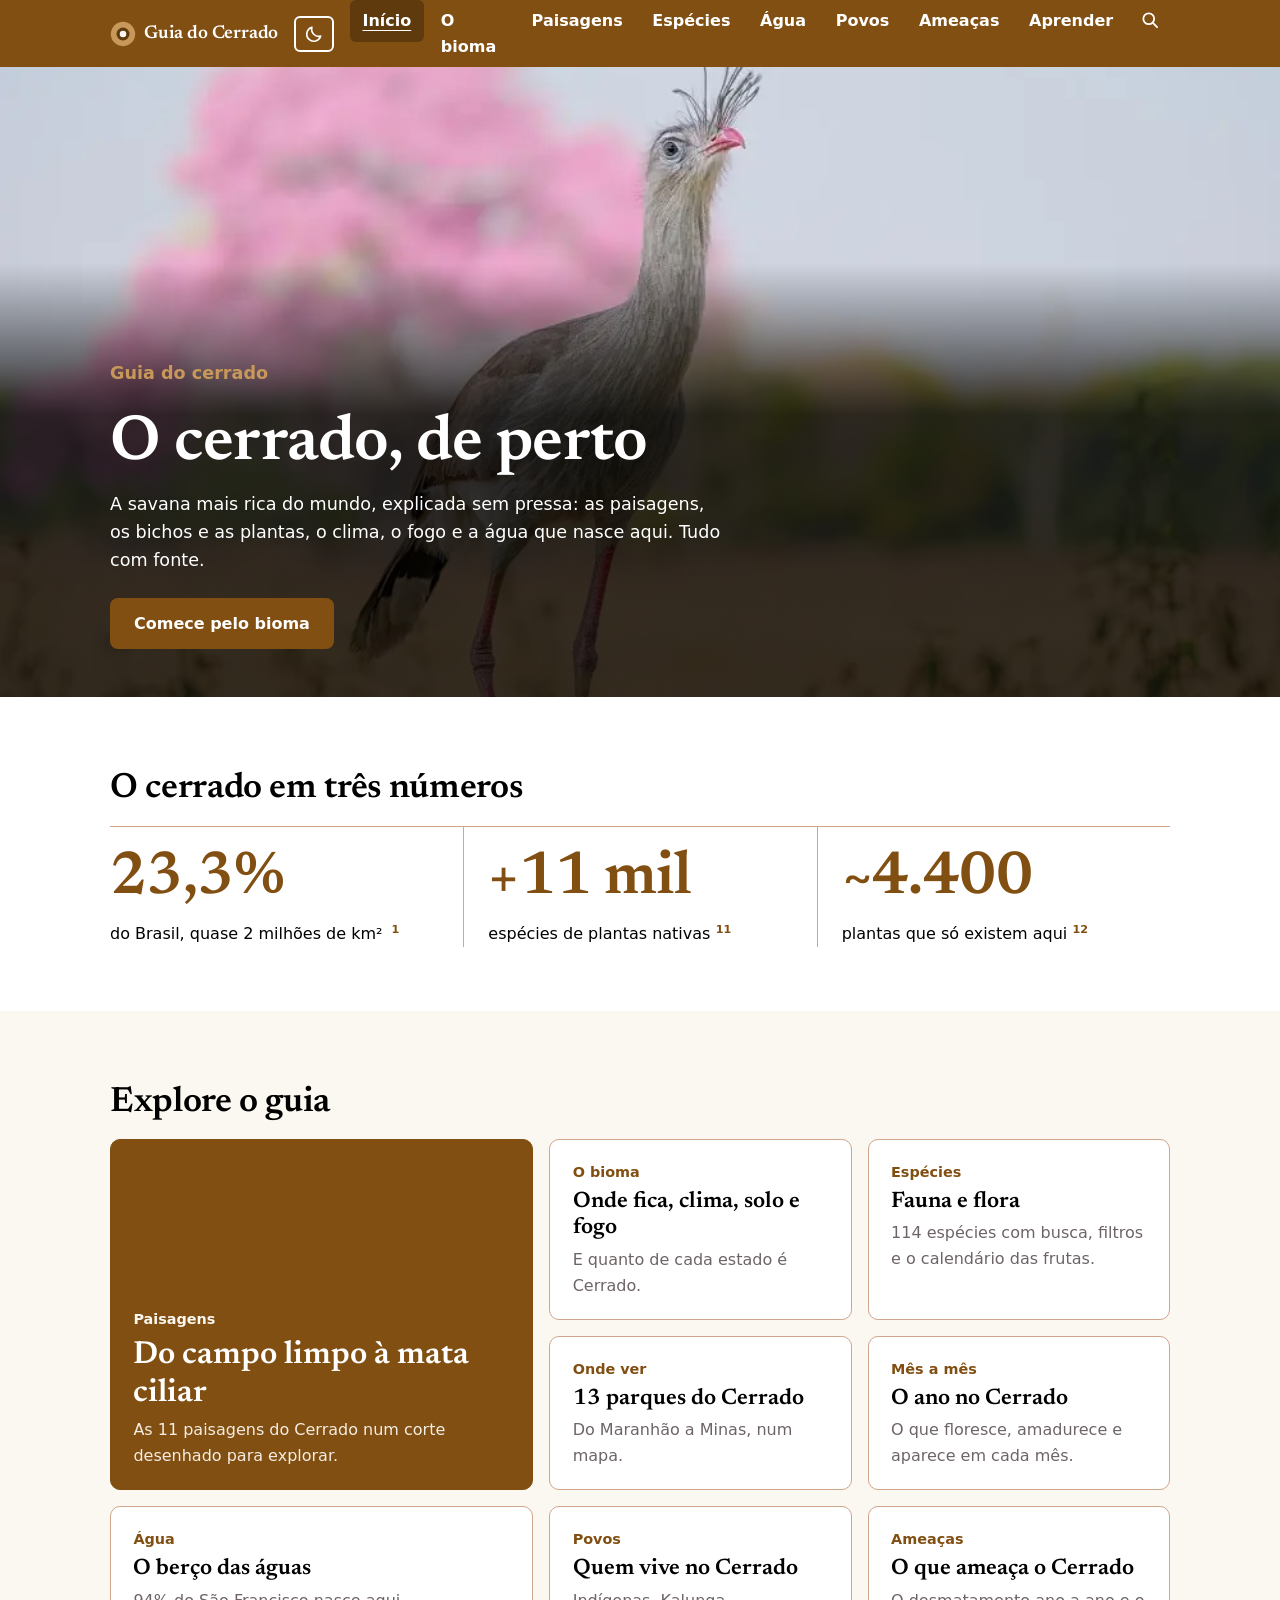
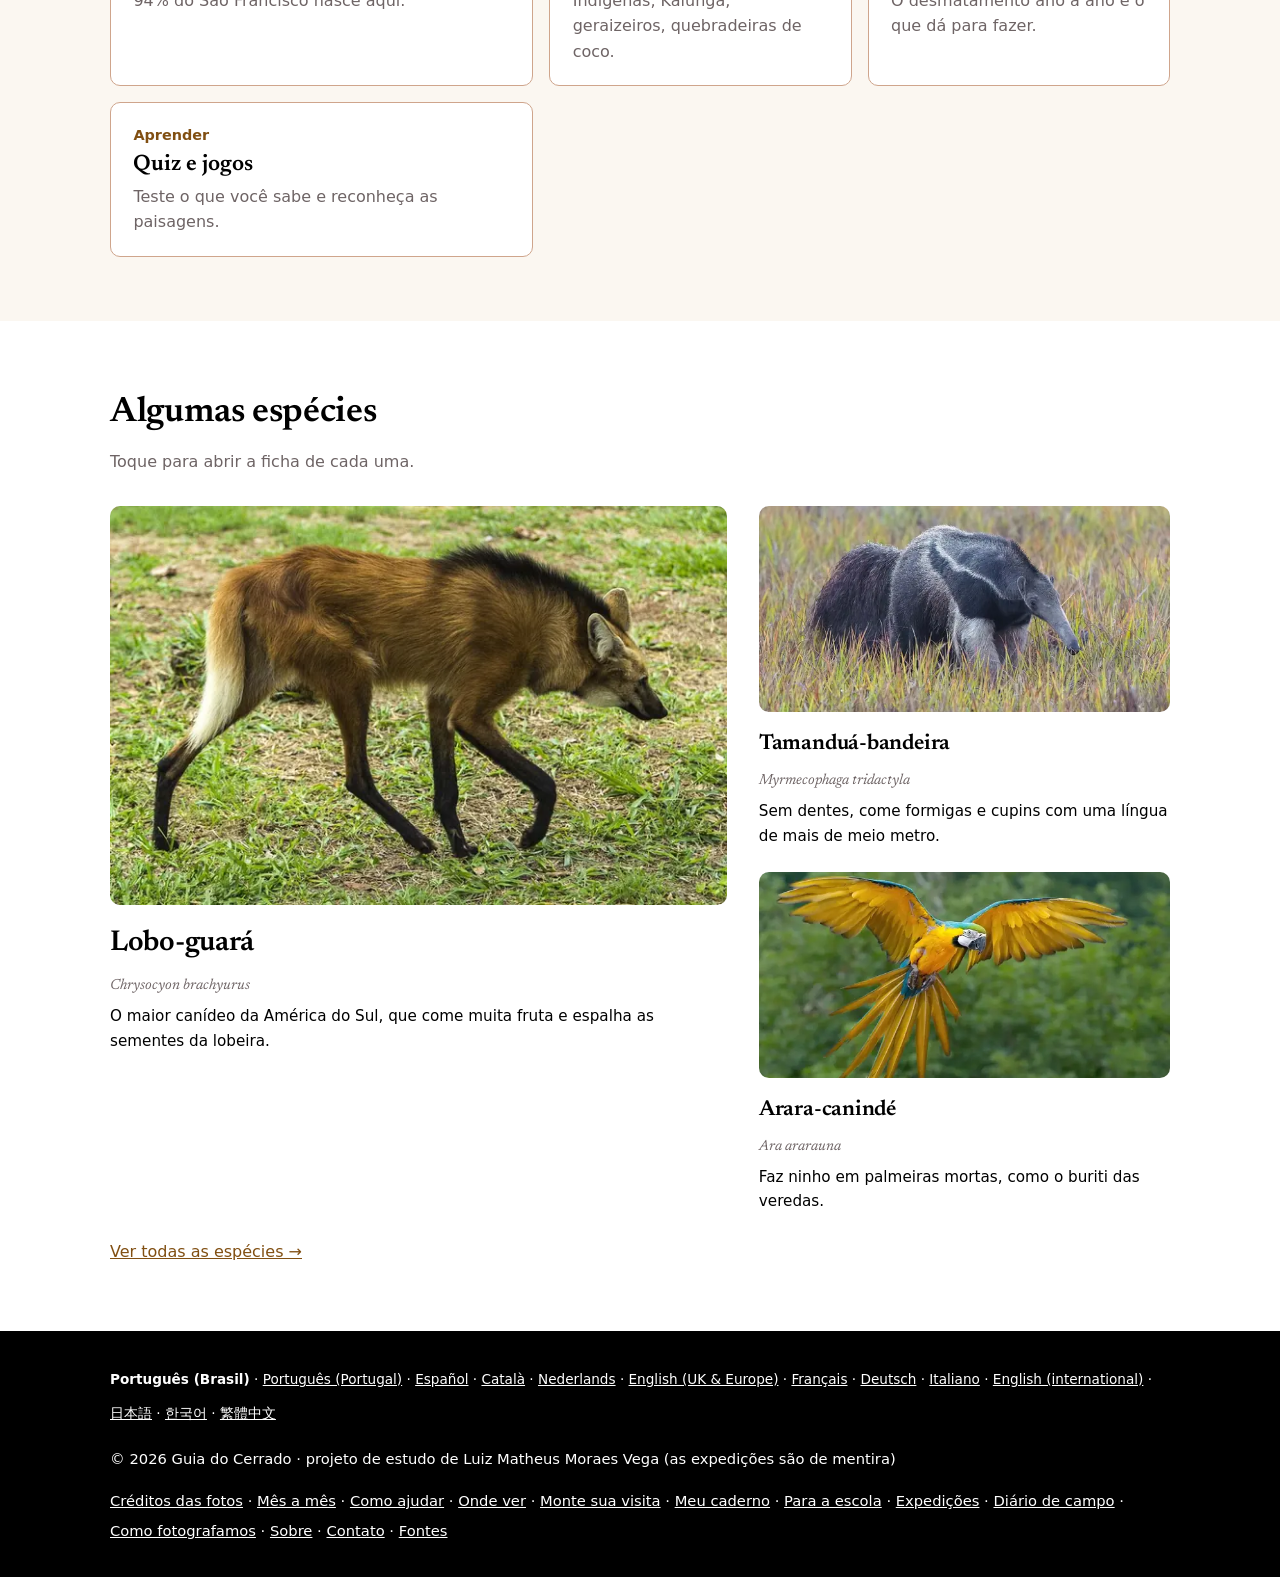
<file: index.html>
<!DOCTYPE html>
<html lang="pt-BR">
<head>
    <meta charset="UTF-8">
    <meta name="viewport" content="width=device-width, initial-scale=1.0">
    <title>Guia do Cerrado: a savana mais rica do mundo — Fotografia do Cerrado</title>
    <meta name="description" content="Fotografias da fauna do cerrado brasileiro, para aproximar as pessoas da natureza e ajudar a preservá-la.">
    <link rel="icon" href="img/icone.svg" type="image/svg+xml">
    <link rel="apple-touch-icon" href="img/icone-180.png">
    <meta property="og:type" content="website">
    <meta property="og:site_name" content="Guia do Cerrado">
    <meta property="og:title" content="Início — Guia do Cerrado">
    <meta property="og:description" content="Fotografias da fauna do cerrado brasileiro, para aproximar as pessoas da natureza e ajudar a preservá-la.">
    <meta property="og:image" content="https://cerrado.linupedia.com.br/img/compartilhar.jpg">
    <meta property="og:image:width" content="1200">
    <meta property="og:image:height" content="630">
    <meta name="twitter:card" content="summary_large_image">
    <meta name="theme-color" content="#814F12">
    <script src="js/tema-inicio.js?v=3"></script>
    <link rel="preload" href="fontes/newsreader-600.woff2" as="font" type="font/woff2" crossorigin>
    <link rel="stylesheet" href="css/estilo.css?v=25">
    <script src="js/tema.js?v=2" defer></script>
    <script src="js/menu.js?v=2" defer></script>
    <link rel="alternate" hreflang="pt-BR" href="https://cerrado.linupedia.com.br/">
    <link rel="alternate" hreflang="pt-PT" href="https://cerrado.linupedia.com.br/pt-pt/">
    <link rel="alternate" hreflang="es-ES" href="https://cerrado.linupedia.com.br/es/">
    <link rel="alternate" hreflang="ca" href="https://cerrado.linupedia.com.br/ca/">
    <link rel="alternate" hreflang="nl" href="https://cerrado.linupedia.com.br/nl/">
    <link rel="alternate" hreflang="en-GB" href="https://cerrado.linupedia.com.br/en/">
    <link rel="alternate" hreflang="fr-FR" href="https://cerrado.linupedia.com.br/fr/">
    <link rel="alternate" hreflang="de-DE" href="https://cerrado.linupedia.com.br/de/">
    <link rel="alternate" hreflang="it-IT" href="https://cerrado.linupedia.com.br/it/">
    <link rel="alternate" hreflang="en" href="https://cerrado.linupedia.com.br/intl/">
    <link rel="alternate" hreflang="ja-JP" href="https://cerrado.linupedia.com.br/ja/">
    <link rel="alternate" hreflang="ko-KR" href="https://cerrado.linupedia.com.br/ko/">
    <link rel="alternate" hreflang="zh-Hant" href="https://cerrado.linupedia.com.br/zh-hant/">
<script type="application/json" id="textos-estudo">{"obrigado":"Obrigado, {nome}! Esta é uma página de demonstração: a mensagem não foi enviada de verdade.","est_chuvas":"Época das chuvas","est_seca":"Começo da seca","est_auge":"Auge da seca","nota_chuvas":"O cerrado fica verde, muitas aves fazem ninho e o pequi dá fruto de outubro a janeiro. As trilhas podem ter lama: as saídas curtas funcionam melhor.","nota_seca":"O capim seca e baixa, e fica mais fácil ver os bichos de longe. Os ipês-roxos florescem, e o fim da tarde é a hora do lobo-guará.","nota_auge":"Os ipês-amarelos e os brancos florescem, e os animais se juntam perto da água. Dias quentes, madrugadas frias e cuidado redobrado com as queimadas.","boa_epoca":"Melhor época","anterior":"Foto anterior","proxima":"Próxima foto","posicao":"{n} de {total}"}</script>
<link rel="manifest" href="manifest.webmanifest"><meta name="theme-color" content="#814F12"><script src="js/offline.js?v=1" defer></script>
</head>
<body>
    <a class="pular" href="#conteudo">Pular para o conteúdo</a>
    <header class="topo">
        <div class="container">
            <a class="marca" href="index.html"><svg viewBox="0 0 32 32" aria-hidden="true"><circle cx="16" cy="16" r="15" fill="#C8985A"/><circle cx="16" cy="16" r="8" fill="#5E3A0D"/><circle cx="16" cy="16" r="4" fill="#FBF7F1"/></svg> Guia do Cerrado</a>
            <button class="botao-tema" type="button" data-escuro="Mudar para o modo escuro" data-claro="Mudar para o modo claro" aria-label="Mudar para o modo escuro"><svg class="lua" viewBox="0 0 24 24" width="20" height="20" aria-hidden="true"><path d="M20 14.5A8.5 8.5 0 0 1 9.5 4a8.5 8.5 0 1 0 10.5 10.5Z"/></svg><svg class="sol" viewBox="0 0 24 24" width="20" height="20" aria-hidden="true"><circle cx="12" cy="12" r="4.5"/><path d="M12 1.5v3M12 19.5v3M1.5 12h3M19.5 12h3M4.6 4.6l2.1 2.1M17.3 17.3l2.1 2.1M4.6 19.4l2.1-2.1M17.3 6.7l2.1-2.1"/></svg></button>
            <button class="botao-menu" type="button" aria-expanded="false" aria-controls="menu">Menu</button>
            <nav aria-label="Navegação principal">
                <ul class="menu" id="menu"><li><a href="index.html" aria-current="page">Início</a></li><li><a href="bioma.html">O bioma</a></li><li><a href="paisagens.html">Paisagens</a></li><li><a href="especies.html">Espécies</a></li><li><a href="agua.html">Água</a></li><li><a href="povos.html">Povos</a></li><li><a href="ameacas.html">Ameaças</a></li><li><a href="aprender.html">Aprender</a></li><li class="menu-busca-item"><a class="menu-busca" href="busca.html"><svg viewBox="0 0 24 24" width="20" height="20" aria-hidden="true" focusable="false"><circle cx="10.5" cy="10.5" r="6.5"/><path d="m15.5 15.5 5 5"/></svg><span class="menu-busca-txt">Buscar</span></a></li></ul>
            </nav>
        </div>
    </header>

    <main id="conteudo">


        <section class="abertura">
            <img src="img/abertura-seriema-ipe.webp" srcset="img/abertura-seriema-ipe-640.webp 640w, img/abertura-seriema-ipe.webp 1000w" sizes="100vw" alt="Seriema no campo de capim dourado, com um ipê-rosa florido ao fundo" width="1000" height="667" loading="eager" fetchpriority="high">
            <div class="faixa">
                <div class="container">
                    <p class="guia-chapeu claro">Guia do cerrado</p>
                    <h1>O cerrado, de perto</h1>
                    <p>A savana mais rica do mundo, explicada sem pressa: as paisagens, os bichos e as plantas, o clima, o fogo e a água que nasce aqui. Tudo com fonte.</p>
                    <a class="botao" href="bioma.html">Comece pelo bioma</a>
                </div>
            </div>
        </section>
        <section class="secao">
            <div class="container">
                <h2>O cerrado em três números</h2>
                <div class="fatos">
                    <div><strong>23,3%</strong>do Brasil, quase 2 milhões de km²<sup class="nota"><a href="fontes.html#f1" aria-label="Fonte 1">1</a></sup></div>
                    <div><strong>+11 mil</strong>espécies de plantas nativas<sup class="nota"><a href="fontes.html#f11" aria-label="Fonte 11">11</a></sup></div>
                    <div><strong>~4.400</strong>plantas que só existem aqui<sup class="nota"><a href="fontes.html#f12" aria-label="Fonte 12">12</a></sup></div>
                </div>
            </div>
        </section>
        <section class="secao creme">
            <div class="container">
                <h2>Explore o guia</h2>
                <div class="guia-portas">
                    <a class="porta porta-grande" href="paisagens.html"><span class="porta-chapeu">Paisagens</span><strong>Do campo limpo à mata ciliar</strong><span>As 11 paisagens do Cerrado num corte desenhado para explorar.</span></a>
                    <a class="porta" href="bioma.html"><span class="porta-chapeu">O bioma</span><strong>Onde fica, clima, solo e fogo</strong><span>E quanto de cada estado é Cerrado.</span></a>
                    <a class="porta" href="especies.html"><span class="porta-chapeu">Espécies</span><strong>Fauna e flora</strong><span>114 espécies com busca, filtros e o calendário das frutas.</span></a>
                    <a class="porta" href="onde-ver.html"><span class="porta-chapeu">Onde ver</span><strong>13 parques do Cerrado</strong><span>Do Maranhão a Minas, num mapa.</span></a>
                    <a class="porta" href="mes-a-mes.html"><span class="porta-chapeu">Mês a mês</span><strong>O ano no Cerrado</strong><span>O que floresce, amadurece e aparece em cada mês.</span></a>
                    <a class="porta" href="agua.html"><span class="porta-chapeu">Água</span><strong>O berço das águas</strong><span>94% do São Francisco nasce aqui.</span></a>
                    <a class="porta" href="povos.html"><span class="porta-chapeu">Povos</span><strong>Quem vive no Cerrado</strong><span>Indígenas, Kalunga, geraizeiros, quebradeiras de coco.</span></a>
                    <a class="porta" href="ameacas.html"><span class="porta-chapeu">Ameaças</span><strong>O que ameaça o Cerrado</strong><span>O desmatamento ano a ano e o que dá para fazer.</span></a>
                    <a class="porta" href="aprender.html"><span class="porta-chapeu">Aprender</span><strong>Quiz e jogos</strong><span>Teste o que você sabe e reconheça as paisagens.</span></a>
                </div>
            </div>
        </section>
        <section class="secao">
            <div class="container">
                <h2>Algumas espécies</h2>
                <p class="intro">Toque para abrir a ficha de cada uma.</p>
                <div class="grade destaque">
                <article class="foto"><a href="especie-lobo-guara.html"><img src="img/lobo-guara.webp" srcset="img/lobo-guara-640.webp 640w, img/lobo-guara.webp 1000w" sizes="(max-width: 760px) 100vw, 50vw" alt="Lobo-guará de pelagem laranja e pernas pretas andando na grama" width="1000" height="647" loading="lazy"></a><div class="legenda"><h3><a href="especie-lobo-guara.html">Lobo-guará</a></h3><p class="cientifico">Chrysocyon brachyurus</p><p>O maior canídeo da América do Sul, que come muita fruta e espalha as sementes da lobeira.</p></div></article>
                <article class="foto"><a href="especie-tamandua-bandeira.html"><img src="img/tamandua-bandeira.webp" srcset="img/tamandua-bandeira-640.webp 640w, img/tamandua-bandeira.webp 1000w" sizes="(max-width: 760px) 100vw, 50vw" alt="Tamanduá-bandeira cinza, com a faixa preta no ombro, procurando alimento no capim" width="1000" height="667" loading="lazy"></a><div class="legenda"><h3><a href="especie-tamandua-bandeira.html">Tamanduá-bandeira</a></h3><p class="cientifico">Myrmecophaga tridactyla</p><p>Sem dentes, come formigas e cupins com uma língua de mais de meio metro.</p></div></article>
                <article class="foto"><a href="especie-arara-caninde.html"><img src="img/arara-caninde.webp" srcset="img/arara-caninde-640.webp 640w, img/arara-caninde.webp 1000w" sizes="(max-width: 760px) 100vw, 50vw" alt="Arara-canindé azul e amarela voando de asas abertas sobre a mata" width="1000" height="772" loading="lazy"></a><div class="legenda"><h3><a href="especie-arara-caninde.html">Arara-canindé</a></h3><p class="cientifico">Ara ararauna</p><p>Faz ninho em palmeiras mortas, como o buriti das veredas.</p></div></article>
                </div>
                <p class="mais"><a href="especies.html">Ver todas as espécies →</a></p>
            </div>
        </section>

    </main>
    <nav class="barra-celular" aria-label="Atalhos do guia"><a href="index.html" aria-current="page"><svg viewBox="0 0 24 24" aria-hidden="true" focusable="false"><path d="M3 11 12 4l9 7v9H3z"/><path d="M9 20v-6h6v6"/></svg>Início</a><a href="especies.html"><svg viewBox="0 0 24 24" aria-hidden="true" focusable="false"><path d="M12 20c-3 0-6-2-6-4.5S8.5 11 12 11s6 2 6 4.5-3 4.5-6 4.5Z"/><circle cx="6" cy="8" r="2"/><circle cx="10" cy="5" r="2"/><circle cx="14" cy="5" r="2"/><circle cx="18" cy="8" r="2"/></svg>Espécies</a><a href="mes-a-mes.html"><svg viewBox="0 0 24 24" aria-hidden="true" focusable="false"><rect x="3" y="5" width="18" height="16" rx="2"/><path d="M3 10h18M8 3v4M16 3v4"/></svg>Mês a mês</a><a href="aprender.html"><svg viewBox="0 0 24 24" aria-hidden="true" focusable="false"><path d="M3 8l9-4 9 4-9 4z"/><path d="M7 10v5c3 2 7 2 10 0v-5"/></svg>Aprender</a><a href="busca.html"><svg viewBox="0 0 24 24" aria-hidden="true" focusable="false"><circle cx="10.5" cy="10.5" r="6.5"/><path d="m15.5 15.5 5 5"/></svg>Buscar</a></nav>

    <footer class="rodape">
        <div class="container">
            <nav class="idiomas-rodape" aria-label="Região e idioma"><a href="./" hreflang="pt-BR" lang="pt-BR" aria-current="true">Português (Brasil)</a> · <a href="pt-pt/" hreflang="pt-PT" lang="pt-PT">Português (Portugal)</a> · <a href="es/" hreflang="es-ES" lang="es-ES">Español</a> · <a href="ca/" hreflang="ca" lang="ca">Català</a> · <a href="nl/" hreflang="nl" lang="nl">Nederlands</a> · <a href="en/" hreflang="en-GB" lang="en-GB">English (UK &amp; Europe)</a> · <a href="fr/" hreflang="fr-FR" lang="fr-FR">Français</a> · <a href="de/" hreflang="de-DE" lang="de-DE">Deutsch</a> · <a href="it/" hreflang="it-IT" lang="it-IT">Italiano</a> · <a href="intl/" hreflang="en" lang="en">English (international)</a> · <a href="ja/" hreflang="ja-JP" lang="ja-JP">日本語</a> · <a href="ko/" hreflang="ko-KR" lang="ko-KR">한국어</a> · <a href="zh-hant/" hreflang="zh-Hant" lang="zh-Hant">繁體中文</a></nav>
            <p>© 2026 Guia do Cerrado · projeto de estudo de Luiz Matheus Moraes Vega (as expedições são de mentira)</p>
            <p><a href="creditos.html">Créditos das fotos</a> · <a href="mes-a-mes.html">Mês a mês</a> · <a href="como-ajudar.html">Como ajudar</a> · <a href="onde-ver.html">Onde ver</a> · <a href="roteiro.html">Monte sua visita</a> · <a href="caderno.html">Meu caderno</a> · <a href="escola.html">Para a escola</a> · <a href="expedicoes.html">Expedições</a> · <a href="diario.html">Diário de campo</a> · <a href="como-fotografamos.html">Como fotografamos</a> · <a href="sobre.html">Sobre</a> · <a href="contato.html">Contato</a> · <a href="fontes.html">Fontes</a></p>
        </div>
    </footer>
</body>
</html>
</file>
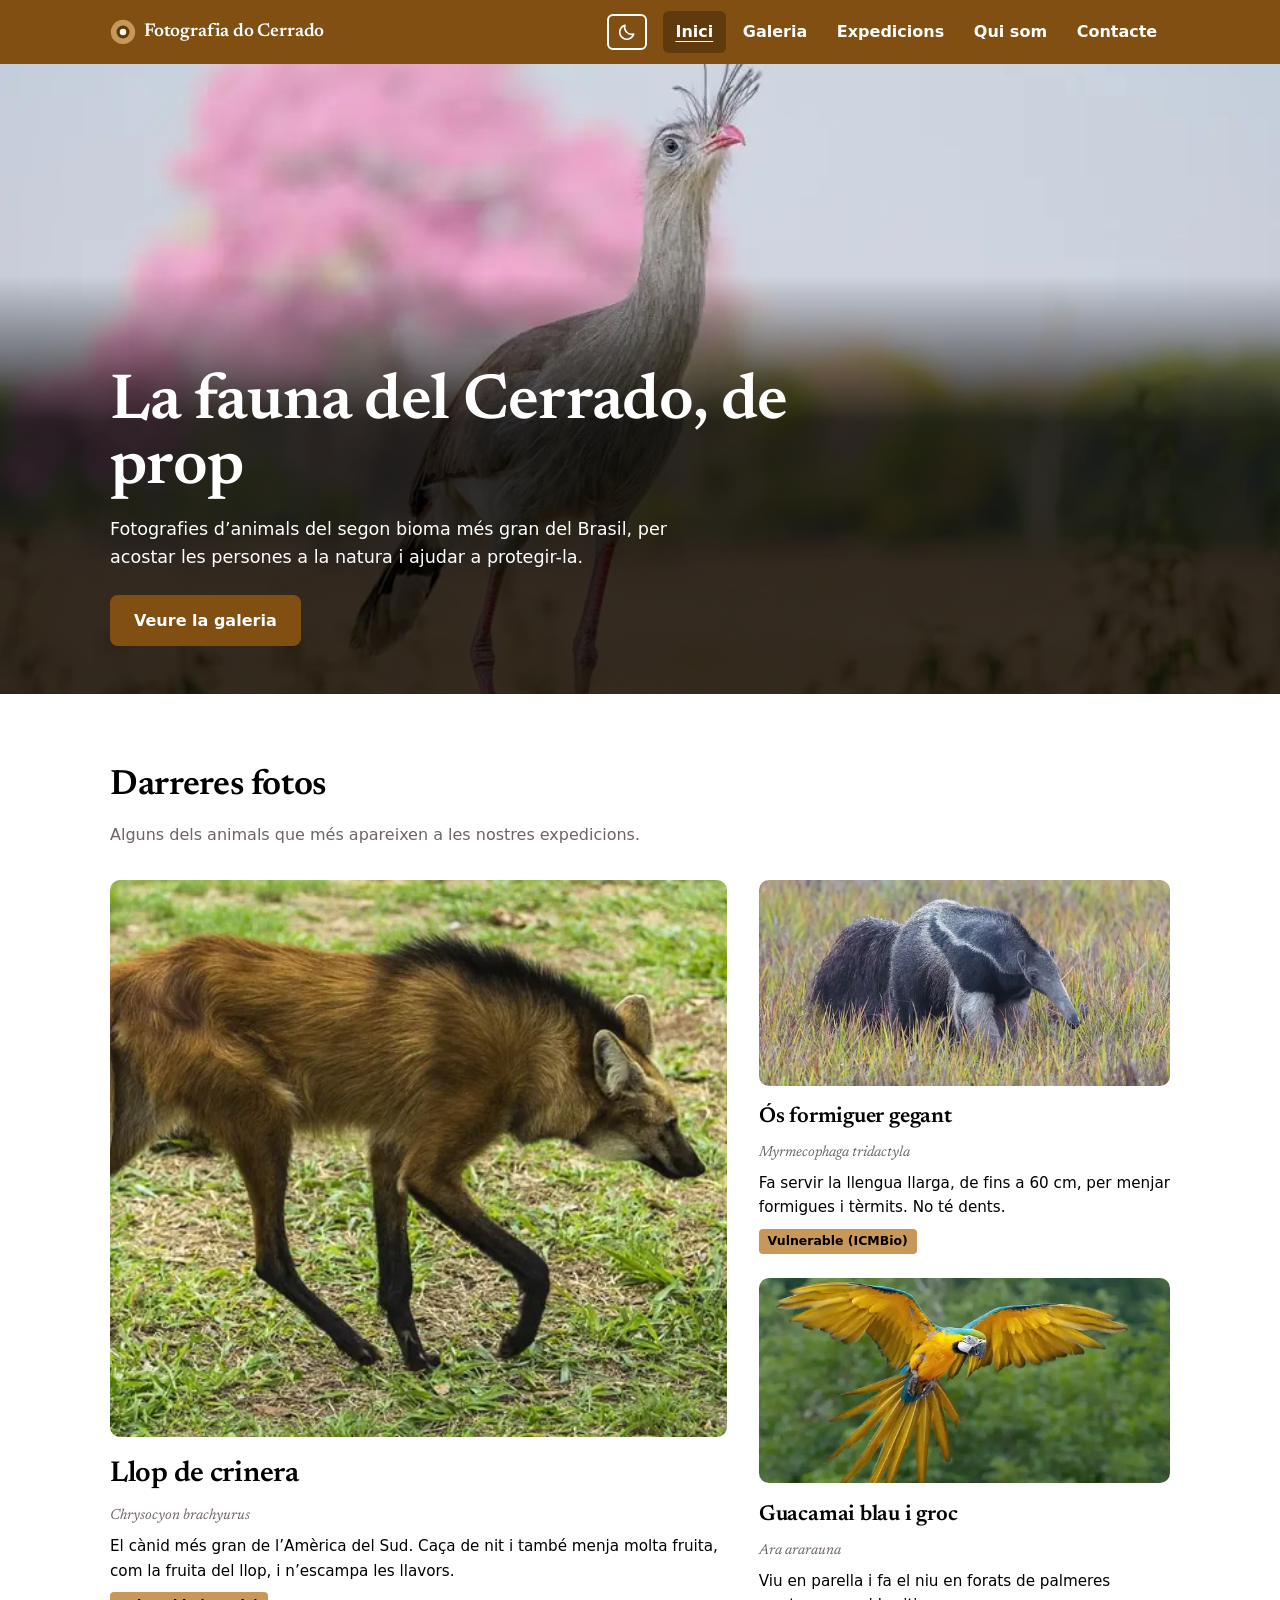
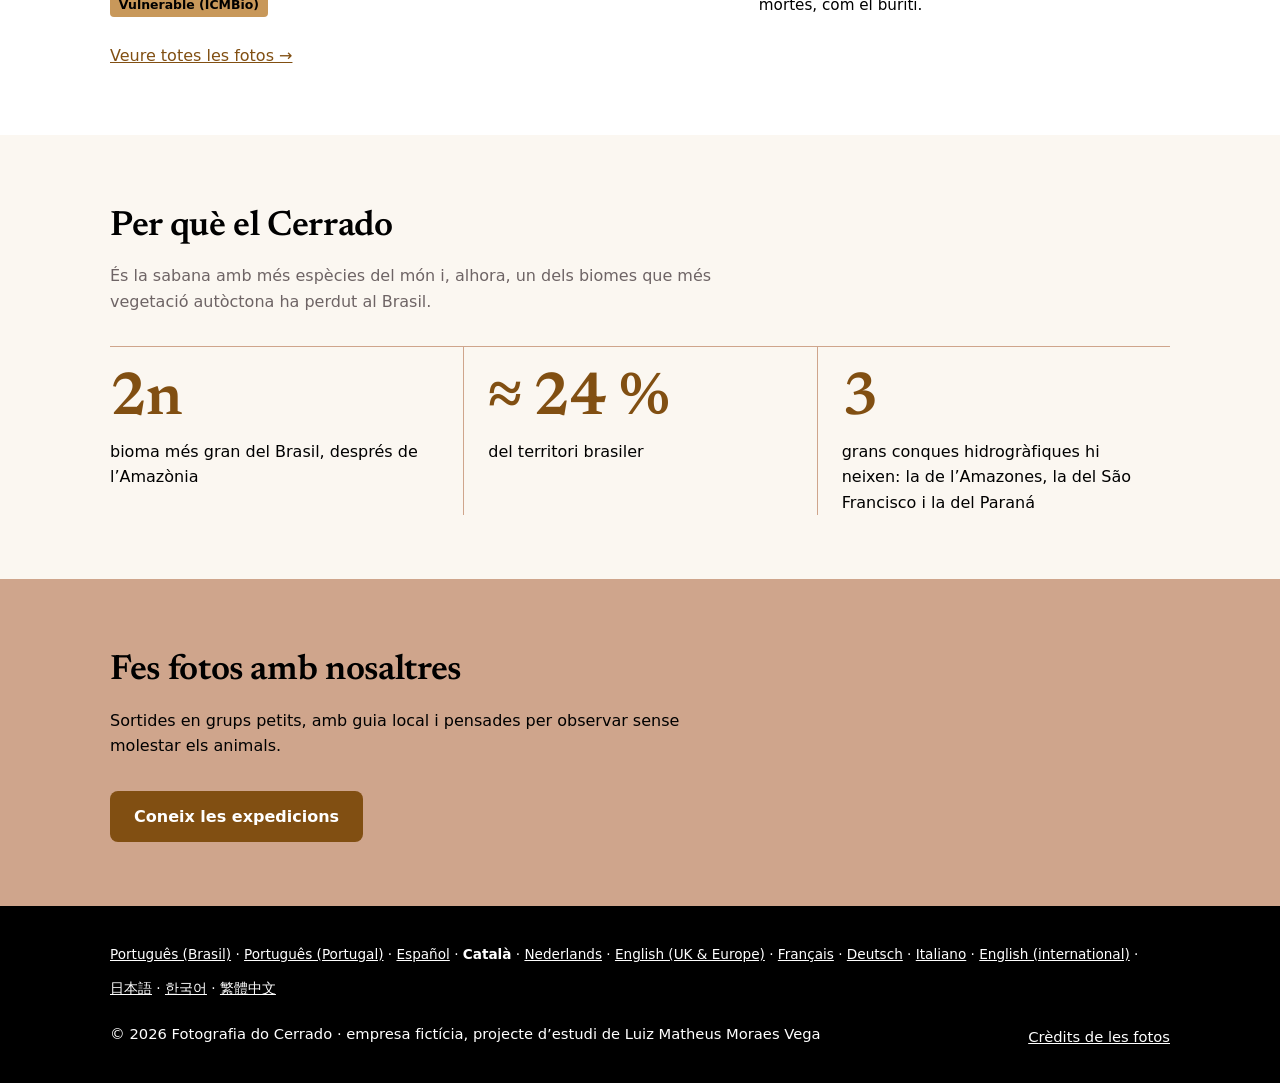
<file: ca/index.html>
<!DOCTYPE html>
<html lang="ca">
<head>
    <meta charset="UTF-8">
    <meta name="viewport" content="width=device-width, initial-scale=1.0">
    <title>Inici — Fotografia do Cerrado</title>
    <meta name="description" content="Fotografies de la fauna del Cerrado brasiler, per acostar les persones a la natura i ajudar a protegir-la.">
    <link rel="icon" href="../img/icone.svg" type="image/svg+xml">
    <link rel="apple-touch-icon" href="../img/icone-180.png">
    <meta property="og:type" content="website">
    <meta property="og:site_name" content="Fotografia do Cerrado">
    <meta property="og:title" content="Inici — Fotografia do Cerrado">
    <meta property="og:description" content="Fotografies de la fauna del Cerrado brasiler, per acostar les persones a la natura i ajudar a protegir-la.">
    <meta property="og:image" content="https://cerrado.linupedia.com.br/img/compartilhar.jpg">
    <meta property="og:image:width" content="1200">
    <meta property="og:image:height" content="630">
    <meta name="twitter:card" content="summary_large_image">
    <meta name="theme-color" content="#814F12">
    <script src="../js/tema-inicio.js?v=3"></script>
    <link rel="preload" href="../fontes/newsreader-600.woff2" as="font" type="font/woff2" crossorigin>
    <link rel="stylesheet" href="../css/estilo.css?v=25">
    <script src="../js/tema.js?v=2" defer></script>
    <script src="../js/menu.js?v=2" defer></script>
    <link rel="alternate" hreflang="pt-BR" href="https://cerrado.linupedia.com.br/">
    <link rel="alternate" hreflang="pt-PT" href="https://cerrado.linupedia.com.br/pt-pt/">
    <link rel="alternate" hreflang="es-ES" href="https://cerrado.linupedia.com.br/es/">
    <link rel="alternate" hreflang="ca" href="https://cerrado.linupedia.com.br/ca/">
    <link rel="alternate" hreflang="nl" href="https://cerrado.linupedia.com.br/nl/">
    <link rel="alternate" hreflang="en-GB" href="https://cerrado.linupedia.com.br/en/">
    <link rel="alternate" hreflang="fr-FR" href="https://cerrado.linupedia.com.br/fr/">
    <link rel="alternate" hreflang="de-DE" href="https://cerrado.linupedia.com.br/de/">
    <link rel="alternate" hreflang="it-IT" href="https://cerrado.linupedia.com.br/it/">
    <link rel="alternate" hreflang="en" href="https://cerrado.linupedia.com.br/intl/">
    <link rel="alternate" hreflang="ja-JP" href="https://cerrado.linupedia.com.br/ja/">
    <link rel="alternate" hreflang="ko-KR" href="https://cerrado.linupedia.com.br/ko/">
    <link rel="alternate" hreflang="zh-Hant" href="https://cerrado.linupedia.com.br/zh-hant/">
<script type="application/json" id="textos-estudo">{"obrigado":"Gràcies, {nome}! Aquesta és una pàgina de demostració: el missatge no s’ha enviat de debò.","est_chuvas":"Època de pluges","est_seca":"Inici de la seca","est_auge":"Ple de la seca","nota_chuvas":"El cerrado es torna verd, molts ocells fan niu i el pequi fa fruit d’octubre a gener. Els camins poden tenir fang: les sortides curtes funcionen millor.","nota_seca":"L’herba s’asseca i s’abaixa, i és més fàcil veure els animals de lluny. Floreixen els ipês morats, i el final de la tarda és l’hora del llop de crinera.","nota_auge":"Floreixen els ipês grocs i blancs, i els animals s’apleguen a prop de l’aigua. Dies calorosos, matinades fredes i molt de compte amb els incendis.","boa_epoca":"Millor època","anterior":"Foto anterior","proxima":"Foto següent","posicao":"{n} de {total}"}</script>

</head>
<body>
    <a class="pular" href="#conteudo">Salta al contingut</a>
    <header class="topo">
        <div class="container">
            <a class="marca" href="index.html"><svg viewBox="0 0 32 32" aria-hidden="true"><circle cx="16" cy="16" r="15" fill="#C8985A"/><circle cx="16" cy="16" r="8" fill="#5E3A0D"/><circle cx="16" cy="16" r="4" fill="#FBF7F1"/></svg> Fotografia do Cerrado</a>
            <button class="botao-tema" type="button" data-escuro="Canvia al mode fosc" data-claro="Canvia al mode clar" aria-label="Canvia al mode fosc"><svg class="lua" viewBox="0 0 24 24" width="20" height="20" aria-hidden="true"><path d="M20 14.5A8.5 8.5 0 0 1 9.5 4a8.5 8.5 0 1 0 10.5 10.5Z"/></svg><svg class="sol" viewBox="0 0 24 24" width="20" height="20" aria-hidden="true"><circle cx="12" cy="12" r="4.5"/><path d="M12 1.5v3M12 19.5v3M1.5 12h3M19.5 12h3M4.6 4.6l2.1 2.1M17.3 17.3l2.1 2.1M4.6 19.4l2.1-2.1M17.3 6.7l2.1-2.1"/></svg></button>
            <button class="botao-menu" type="button" aria-expanded="false" aria-controls="menu">Menú</button>
            <nav aria-label="Navegació principal">
                <ul class="menu" id="menu"><li><a href="index.html" aria-current="page">Inici</a></li><li><a href="galeria.html">Galeria</a></li><li><a href="expedicoes.html">Expedicions</a></li><li><a href="sobre.html">Qui som</a></li><li><a href="contato.html">Contacte</a></li></ul>
            </nav>
        </div>
    </header>

    <main id="conteudo">

        <section class="abertura">
            <img src="../img/abertura-seriema-ipe.webp" srcset="../img/abertura-seriema-ipe-640.webp 640w, ../img/abertura-seriema-ipe.webp 1000w" sizes="100vw" alt="Seriema en un camp d’herba daurada, amb un ipê rosa florit al fons" width="1000" height="667" loading="eager" fetchpriority="high">
            <div class="faixa">
                <div class="container">
                    <h1>La fauna del Cerrado, de prop</h1>
                    <p>Fotografies d’animals del segon bioma més gran del Brasil, per acostar les persones a la natura i ajudar a protegir-la.</p>
                    <a class="botao" href="galeria.html">Veure la galeria</a>
                </div>
            </div>
        </section>

        <section class="secao">
            <div class="container">
                <h2>Darreres fotos</h2>
                <p class="intro">Alguns dels animals que més apareixen a les nostres expedicions.</p>
                <div class="grade destaque">
                <article class="foto" data-grupo="mamiferos">
                    <img src="../img/lobo-guara.webp" srcset="../img/lobo-guara-640.webp 640w, ../img/lobo-guara.webp 1000w" sizes="(max-width: 760px) 100vw, 50vw" alt="Llop de crinera de pelatge taronja i potes negres caminant per l’herba" width="1000" height="647" loading="lazy">
                    <div class="legenda">
                        <h3>Llop de crinera</h3>
                        <p class="cientifico">Chrysocyon brachyurus</p>
                        <p>El cànid més gran de l’Amèrica del Sud. Caça de nit i també menja molta fruita, com la fruita del llop, i n’escampa les llavors.</p>
                        <span class="selo">Vulnerable (ICMBio)</span>
                    </div>
                </article>
                <article class="foto" data-grupo="mamiferos">
                    <img src="../img/tamandua-bandeira.webp" srcset="../img/tamandua-bandeira-640.webp 640w, ../img/tamandua-bandeira.webp 1000w" sizes="(max-width: 760px) 100vw, 50vw" alt="Ós formiguer gegant gris, amb la franja negra a l’espatlla, buscant menjar entre l’herba" width="1000" height="667" loading="lazy">
                    <div class="legenda">
                        <h3>Ós formiguer gegant</h3>
                        <p class="cientifico">Myrmecophaga tridactyla</p>
                        <p>Fa servir la llengua llarga, de fins a 60 cm, per menjar formigues i tèrmits. No té dents.</p>
                        <span class="selo">Vulnerable (ICMBio)</span>
                    </div>
                </article>
                <article class="foto" data-grupo="aves">
                    <img src="../img/arara-caninde.webp" srcset="../img/arara-caninde-640.webp 640w, ../img/arara-caninde.webp 1000w" sizes="(max-width: 760px) 100vw, 50vw" alt="Guacamai blau i groc volant amb les ales obertes sobre el bosc" width="1000" height="772" loading="lazy">
                    <div class="legenda">
                        <h3>Guacamai blau i groc</h3>
                        <p class="cientifico">Ara ararauna</p>
                        <p>Viu en parella i fa el niu en forats de palmeres mortes, com el buriti.</p>

                    </div>
                </article>
                </div>
                <p class="mais"><a href="galeria.html">Veure totes les fotos →</a></p>
            </div>
        </section>

        <section class="secao creme">
            <div class="container">
                <h2>Per què el Cerrado</h2>
                <p class="intro">És la sabana amb més espècies del món i, alhora, un dels biomes que més vegetació autòctona ha perdut al Brasil.</p>
                <div class="fatos">
                    <div><strong>2n</strong>bioma més gran del Brasil, després de l’Amazònia</div>
                    <div><strong>≈ 24 %</strong>del territori brasiler</div>
                    <div><strong>3</strong>grans conques hidrogràfiques hi neixen: la de l’Amazones, la del São Francisco i la del Paraná</div>
                </div>
            </div>
        </section>

        <section class="secao terra">
            <div class="container">
                <h2>Fes fotos amb nosaltres</h2>
                <p class="intro">Sortides en grups petits, amb guia local i pensades per observar sense molestar els animals.</p>
                <a class="botao" href="expedicoes.html">Coneix les expedicions</a>
            </div>
        </section>


    </main>


    <footer class="rodape">
        <div class="container">
            <nav class="idiomas-rodape" aria-label="Regió i idioma"><a href="../" hreflang="pt-BR" lang="pt-BR">Português (Brasil)</a> · <a href="../pt-pt/" hreflang="pt-PT" lang="pt-PT">Português (Portugal)</a> · <a href="../es/" hreflang="es-ES" lang="es-ES">Español</a> · <a href="../ca/" hreflang="ca" lang="ca" aria-current="true">Català</a> · <a href="../nl/" hreflang="nl" lang="nl">Nederlands</a> · <a href="../en/" hreflang="en-GB" lang="en-GB">English (UK &amp; Europe)</a> · <a href="../fr/" hreflang="fr-FR" lang="fr-FR">Français</a> · <a href="../de/" hreflang="de-DE" lang="de-DE">Deutsch</a> · <a href="../it/" hreflang="it-IT" lang="it-IT">Italiano</a> · <a href="../intl/" hreflang="en" lang="en">English (international)</a> · <a href="../ja/" hreflang="ja-JP" lang="ja-JP">日本語</a> · <a href="../ko/" hreflang="ko-KR" lang="ko-KR">한국어</a> · <a href="../zh-hant/" hreflang="zh-Hant" lang="zh-Hant">繁體中文</a></nav>
            <p>© 2026 Fotografia do Cerrado · empresa fictícia, projecte d’estudi de Luiz Matheus Moraes Vega</p>
            <p><a href="creditos.html">Crèdits de les fotos</a></p>
        </div>
    </footer>
</body>
</html>
</file>
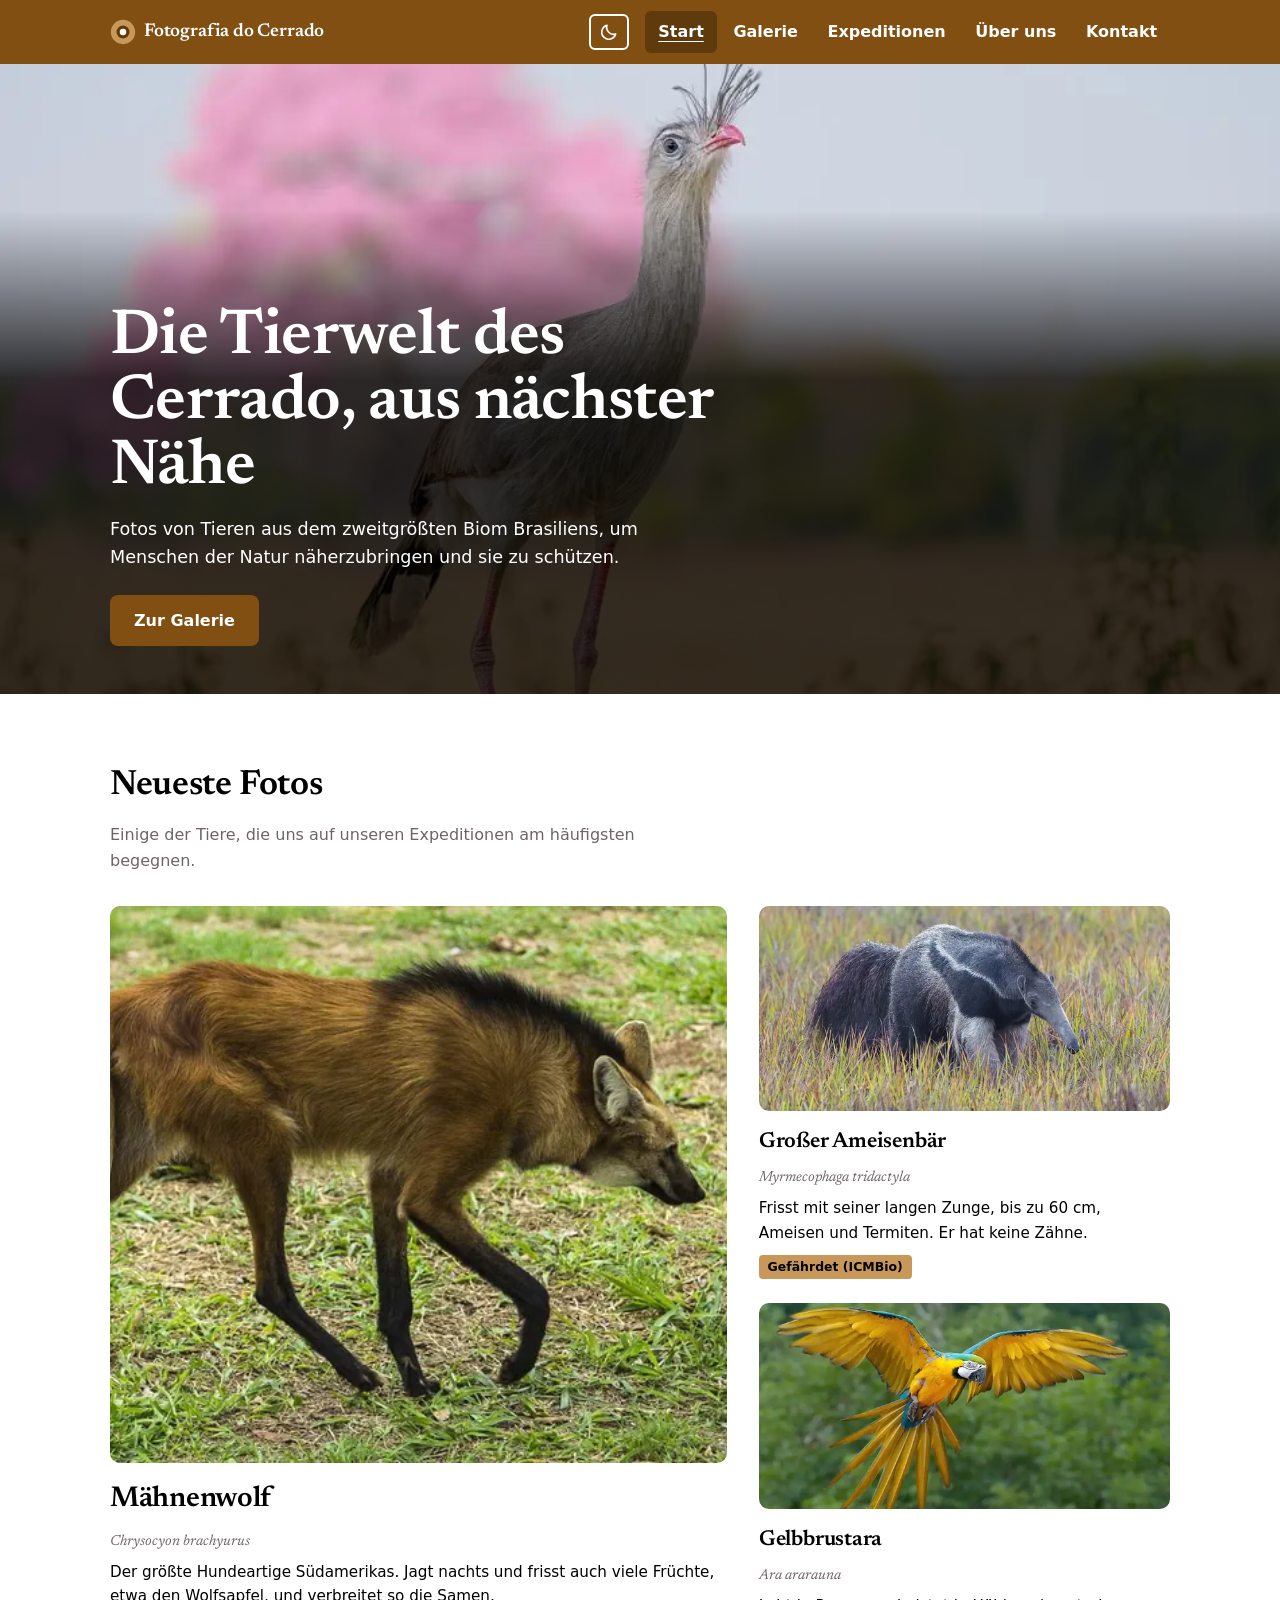
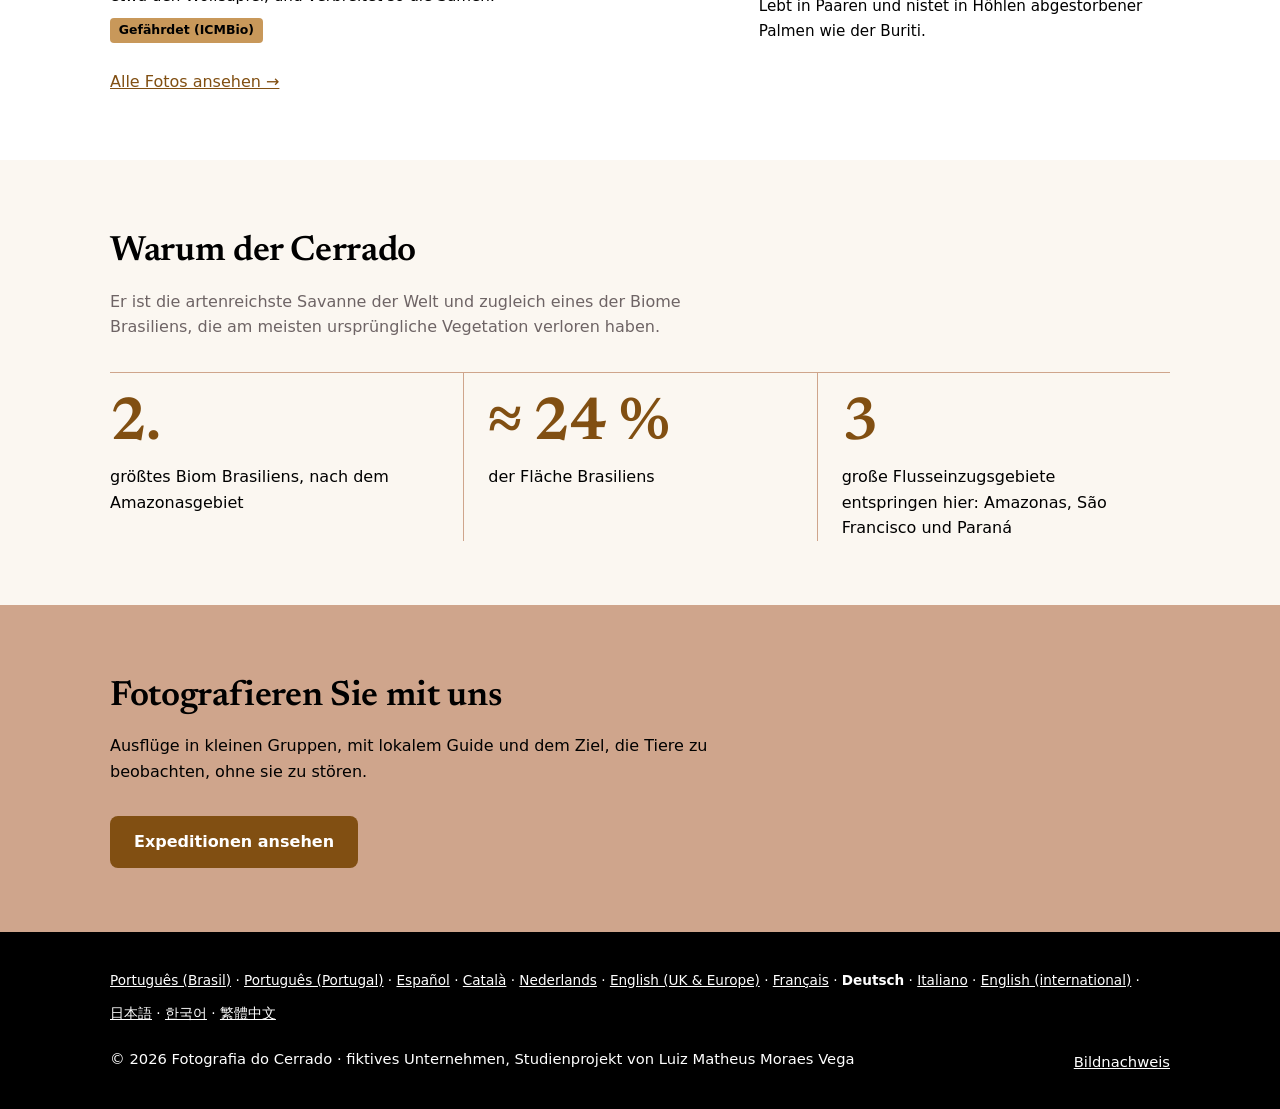
<file: de/index.html>
<!DOCTYPE html>
<html lang="de-DE">
<head>
    <meta charset="UTF-8">
    <meta name="viewport" content="width=device-width, initial-scale=1.0">
    <title>Start — Fotografia do Cerrado</title>
    <meta name="description" content="Fotos der Tierwelt des brasilianischen Cerrado, um Menschen der Natur näherzubringen und sie zu schützen.">
    <link rel="icon" href="../img/icone.svg" type="image/svg+xml">
    <link rel="apple-touch-icon" href="../img/icone-180.png">
    <meta property="og:type" content="website">
    <meta property="og:site_name" content="Fotografia do Cerrado">
    <meta property="og:title" content="Start — Fotografia do Cerrado">
    <meta property="og:description" content="Fotos der Tierwelt des brasilianischen Cerrado, um Menschen der Natur näherzubringen und sie zu schützen.">
    <meta property="og:image" content="https://cerrado.linupedia.com.br/img/compartilhar.jpg">
    <meta property="og:image:width" content="1200">
    <meta property="og:image:height" content="630">
    <meta name="twitter:card" content="summary_large_image">
    <meta name="theme-color" content="#814F12">
    <script src="../js/tema-inicio.js?v=3"></script>
    <link rel="preload" href="../fontes/newsreader-600.woff2" as="font" type="font/woff2" crossorigin>
    <link rel="stylesheet" href="../css/estilo.css?v=25">
    <script src="../js/tema.js?v=2" defer></script>
    <script src="../js/menu.js?v=2" defer></script>
    <link rel="alternate" hreflang="pt-BR" href="https://cerrado.linupedia.com.br/">
    <link rel="alternate" hreflang="pt-PT" href="https://cerrado.linupedia.com.br/pt-pt/">
    <link rel="alternate" hreflang="es-ES" href="https://cerrado.linupedia.com.br/es/">
    <link rel="alternate" hreflang="ca" href="https://cerrado.linupedia.com.br/ca/">
    <link rel="alternate" hreflang="nl" href="https://cerrado.linupedia.com.br/nl/">
    <link rel="alternate" hreflang="en-GB" href="https://cerrado.linupedia.com.br/en/">
    <link rel="alternate" hreflang="fr-FR" href="https://cerrado.linupedia.com.br/fr/">
    <link rel="alternate" hreflang="de-DE" href="https://cerrado.linupedia.com.br/de/">
    <link rel="alternate" hreflang="it-IT" href="https://cerrado.linupedia.com.br/it/">
    <link rel="alternate" hreflang="en" href="https://cerrado.linupedia.com.br/intl/">
    <link rel="alternate" hreflang="ja-JP" href="https://cerrado.linupedia.com.br/ja/">
    <link rel="alternate" hreflang="ko-KR" href="https://cerrado.linupedia.com.br/ko/">
    <link rel="alternate" hreflang="zh-Hant" href="https://cerrado.linupedia.com.br/zh-hant/">
<script type="application/json" id="textos-estudo">{"obrigado":"Danke, {nome}! Dies ist eine Demoseite: Ihre Nachricht wurde nicht wirklich gesendet.","est_chuvas":"Regenzeit","est_seca":"Beginn der Trockenzeit","est_auge":"Mitten in der Trockenzeit","nota_chuvas":"Der Cerrado wird grün, viele Vögel brüten, und der Pequi trägt von Oktober bis Januar Früchte. Die Wege können schlammig sein: Kurze Touren sind dann besser.","nota_seca":"Das Gras trocknet und wird niedriger, Tiere sind von Weitem leichter zu sehen. Die violetten Ipês blühen, und der späte Nachmittag gehört dem Mähnenwolf.","nota_auge":"Die gelben und weißen Ipês blühen, und die Tiere sammeln sich am Wasser. Heiße Tage, kalte Morgen und besondere Vorsicht wegen Bränden.","boa_epoca":"Beste Zeit","anterior":"Vorheriges Foto","proxima":"Nächstes Foto","posicao":"{n} von {total}"}</script>

</head>
<body>
    <a class="pular" href="#conteudo">Zum Inhalt springen</a>
    <header class="topo">
        <div class="container">
            <a class="marca" href="index.html"><svg viewBox="0 0 32 32" aria-hidden="true"><circle cx="16" cy="16" r="15" fill="#C8985A"/><circle cx="16" cy="16" r="8" fill="#5E3A0D"/><circle cx="16" cy="16" r="4" fill="#FBF7F1"/></svg> Fotografia do Cerrado</a>
            <button class="botao-tema" type="button" data-escuro="Zum dunklen Modus wechseln" data-claro="Zum hellen Modus wechseln" aria-label="Zum dunklen Modus wechseln"><svg class="lua" viewBox="0 0 24 24" width="20" height="20" aria-hidden="true"><path d="M20 14.5A8.5 8.5 0 0 1 9.5 4a8.5 8.5 0 1 0 10.5 10.5Z"/></svg><svg class="sol" viewBox="0 0 24 24" width="20" height="20" aria-hidden="true"><circle cx="12" cy="12" r="4.5"/><path d="M12 1.5v3M12 19.5v3M1.5 12h3M19.5 12h3M4.6 4.6l2.1 2.1M17.3 17.3l2.1 2.1M4.6 19.4l2.1-2.1M17.3 6.7l2.1-2.1"/></svg></button>
            <button class="botao-menu" type="button" aria-expanded="false" aria-controls="menu">Menü</button>
            <nav aria-label="Hauptnavigation">
                <ul class="menu" id="menu"><li><a href="index.html" aria-current="page">Start</a></li><li><a href="galeria.html">Galerie</a></li><li><a href="expedicoes.html">Expeditionen</a></li><li><a href="sobre.html">Über uns</a></li><li><a href="contato.html">Kontakt</a></li></ul>
            </nav>
        </div>
    </header>

    <main id="conteudo">

        <section class="abertura">
            <img src="../img/abertura-seriema-ipe.webp" srcset="../img/abertura-seriema-ipe-640.webp 640w, ../img/abertura-seriema-ipe.webp 1000w" sizes="100vw" alt="Rotfußseriema im goldenen Gras, im Hintergrund ein blühender rosa Ipê-Baum" width="1000" height="667" loading="eager" fetchpriority="high">
            <div class="faixa">
                <div class="container">
                    <h1>Die Tierwelt des Cerrado, aus nächster Nähe</h1>
                    <p>Fotos von Tieren aus dem zweitgrößten Biom Brasiliens, um Menschen der Natur näherzubringen und sie zu schützen.</p>
                    <a class="botao" href="galeria.html">Zur Galerie</a>
                </div>
            </div>
        </section>

        <section class="secao">
            <div class="container">
                <h2>Neueste Fotos</h2>
                <p class="intro">Einige der Tiere, die uns auf unseren Expeditionen am häufigsten begegnen.</p>
                <div class="grade destaque">
                <article class="foto" data-grupo="mamiferos">
                    <img src="../img/lobo-guara.webp" srcset="../img/lobo-guara-640.webp 640w, ../img/lobo-guara.webp 1000w" sizes="(max-width: 760px) 100vw, 50vw" alt="Mähnenwolf mit orangefarbenem Fell und schwarzen Beinen beim Gehen im Gras" width="1000" height="647" loading="lazy">
                    <div class="legenda">
                        <h3>Mähnenwolf</h3>
                        <p class="cientifico">Chrysocyon brachyurus</p>
                        <p>Der größte Hundeartige Südamerikas. Jagt nachts und frisst auch viele Früchte, etwa den Wolfsapfel, und verbreitet so die Samen.</p>
                        <span class="selo">Gefährdet (ICMBio)</span>
                    </div>
                </article>
                <article class="foto" data-grupo="mamiferos">
                    <img src="../img/tamandua-bandeira.webp" srcset="../img/tamandua-bandeira-640.webp 640w, ../img/tamandua-bandeira.webp 1000w" sizes="(max-width: 760px) 100vw, 50vw" alt="Grauer Großer Ameisenbär mit dem schwarzen Schulterstreifen bei der Futtersuche im Gras" width="1000" height="667" loading="lazy">
                    <div class="legenda">
                        <h3>Großer Ameisenbär</h3>
                        <p class="cientifico">Myrmecophaga tridactyla</p>
                        <p>Frisst mit seiner langen Zunge, bis zu 60 cm, Ameisen und Termiten. Er hat keine Zähne.</p>
                        <span class="selo">Gefährdet (ICMBio)</span>
                    </div>
                </article>
                <article class="foto" data-grupo="aves">
                    <img src="../img/arara-caninde.webp" srcset="../img/arara-caninde-640.webp 640w, ../img/arara-caninde.webp 1000w" sizes="(max-width: 760px) 100vw, 50vw" alt="Gelbbrustara im Flug mit ausgebreiteten Flügeln über dem Wald" width="1000" height="772" loading="lazy">
                    <div class="legenda">
                        <h3>Gelbbrustara</h3>
                        <p class="cientifico">Ara ararauna</p>
                        <p>Lebt in Paaren und nistet in Höhlen abgestorbener Palmen wie der Buriti.</p>

                    </div>
                </article>
                </div>
                <p class="mais"><a href="galeria.html">Alle Fotos ansehen →</a></p>
            </div>
        </section>

        <section class="secao creme">
            <div class="container">
                <h2>Warum der Cerrado</h2>
                <p class="intro">Er ist die artenreichste Savanne der Welt und zugleich eines der Biome Brasiliens, die am meisten ursprüngliche Vegetation verloren haben.</p>
                <div class="fatos">
                    <div><strong>2.</strong>größtes Biom Brasiliens, nach dem Amazonasgebiet</div>
                    <div><strong>≈ 24 %</strong>der Fläche Brasiliens</div>
                    <div><strong>3</strong>große Flusseinzugsgebiete entspringen hier: Amazonas, São Francisco und Paraná</div>
                </div>
            </div>
        </section>

        <section class="secao terra">
            <div class="container">
                <h2>Fotografieren Sie mit uns</h2>
                <p class="intro">Ausflüge in kleinen Gruppen, mit lokalem Guide und dem Ziel, die Tiere zu beobachten, ohne sie zu stören.</p>
                <a class="botao" href="expedicoes.html">Expeditionen ansehen</a>
            </div>
        </section>


    </main>


    <footer class="rodape">
        <div class="container">
            <nav class="idiomas-rodape" aria-label="Region und Sprache"><a href="../" hreflang="pt-BR" lang="pt-BR">Português (Brasil)</a> · <a href="../pt-pt/" hreflang="pt-PT" lang="pt-PT">Português (Portugal)</a> · <a href="../es/" hreflang="es-ES" lang="es-ES">Español</a> · <a href="../ca/" hreflang="ca" lang="ca">Català</a> · <a href="../nl/" hreflang="nl" lang="nl">Nederlands</a> · <a href="../en/" hreflang="en-GB" lang="en-GB">English (UK &amp; Europe)</a> · <a href="../fr/" hreflang="fr-FR" lang="fr-FR">Français</a> · <a href="../de/" hreflang="de-DE" lang="de-DE" aria-current="true">Deutsch</a> · <a href="../it/" hreflang="it-IT" lang="it-IT">Italiano</a> · <a href="../intl/" hreflang="en" lang="en">English (international)</a> · <a href="../ja/" hreflang="ja-JP" lang="ja-JP">日本語</a> · <a href="../ko/" hreflang="ko-KR" lang="ko-KR">한국어</a> · <a href="../zh-hant/" hreflang="zh-Hant" lang="zh-Hant">繁體中文</a></nav>
            <p>© 2026 Fotografia do Cerrado · fiktives Unternehmen, Studienprojekt von Luiz Matheus Moraes Vega</p>
            <p><a href="creditos.html">Bildnachweis</a></p>
        </div>
    </footer>
</body>
</html>
</file>
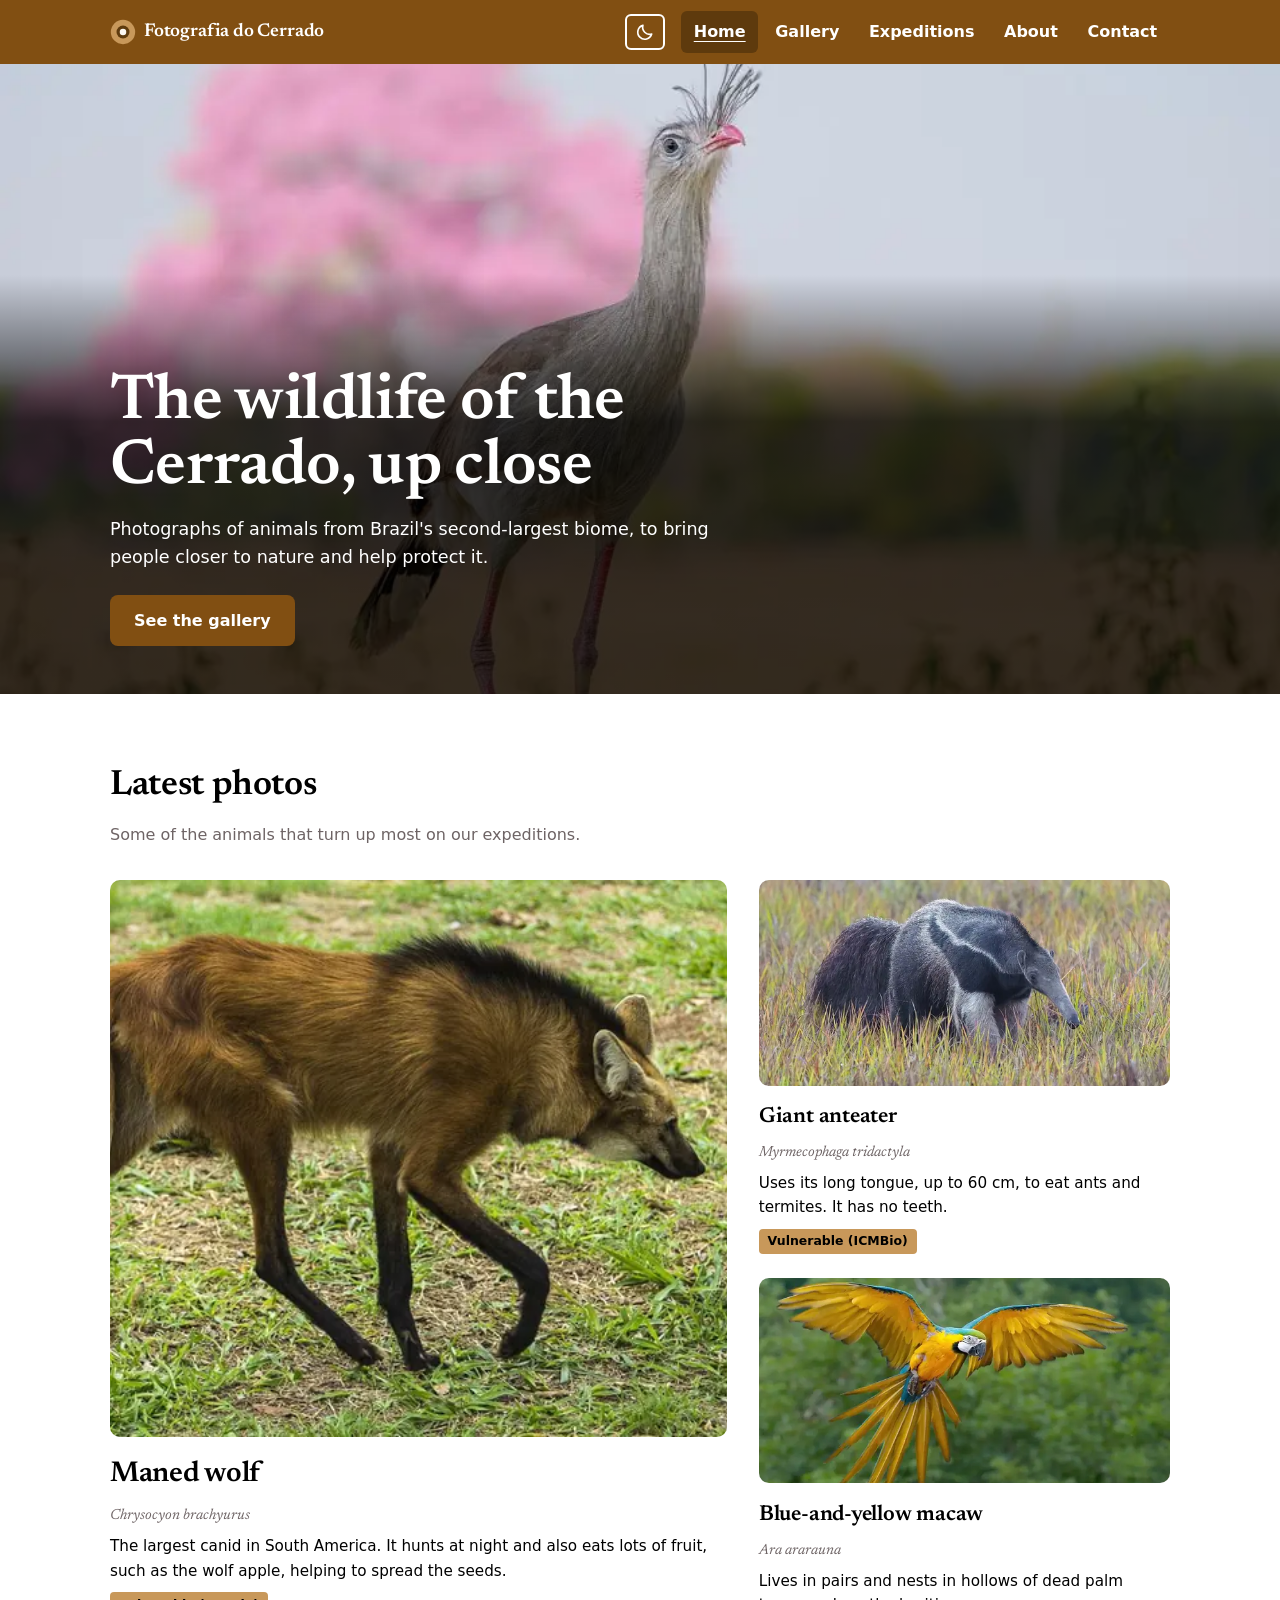
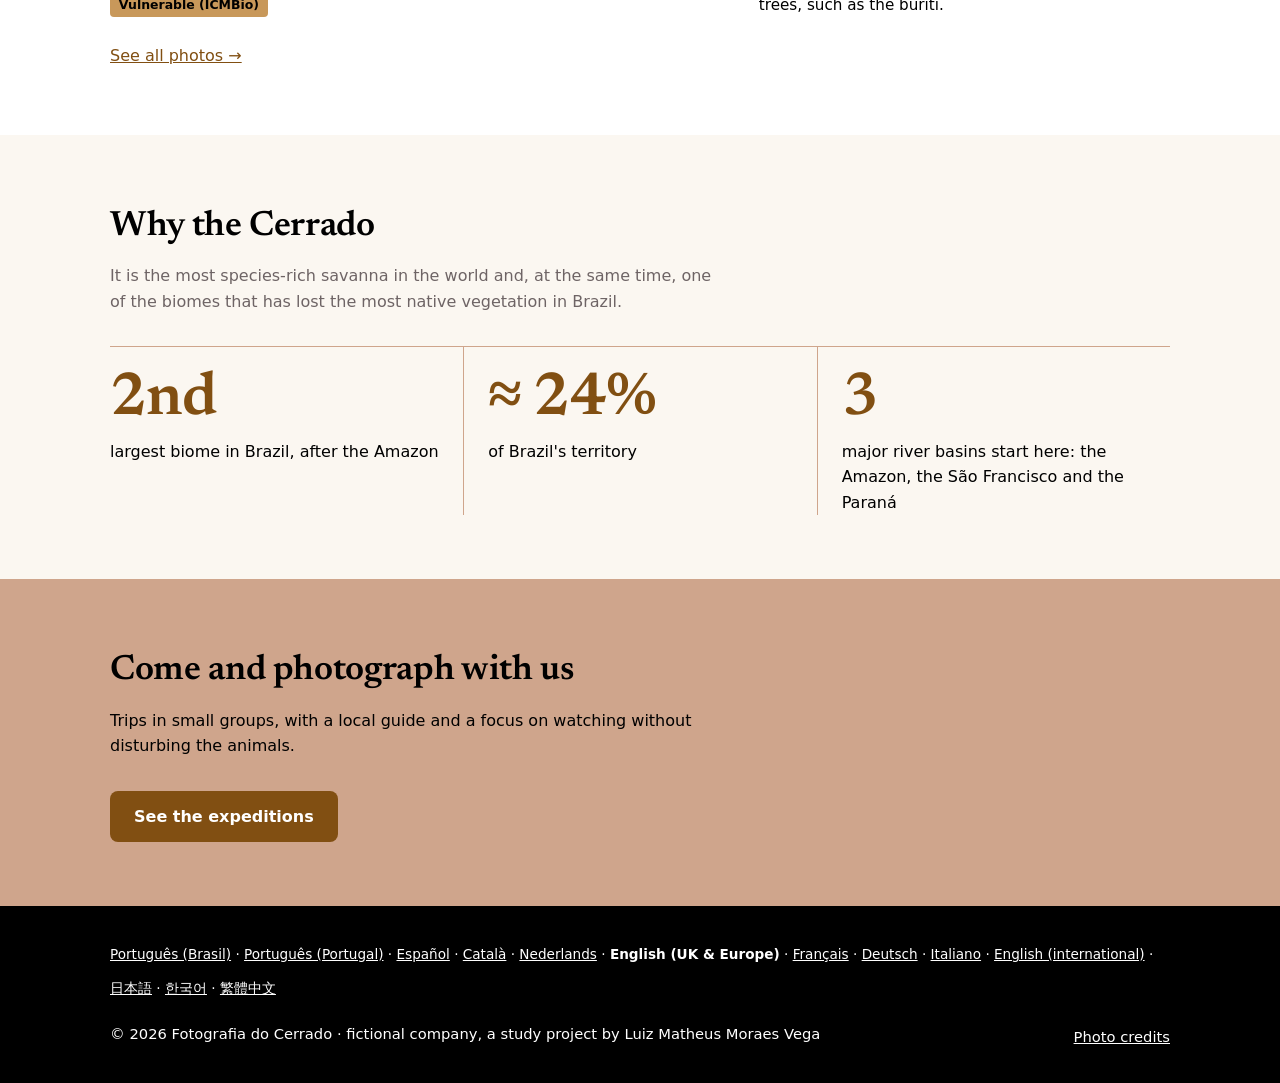
<file: en/index.html>
<!DOCTYPE html>
<html lang="en-GB">
<head>
    <meta charset="UTF-8">
    <meta name="viewport" content="width=device-width, initial-scale=1.0">
    <title>Home — Fotografia do Cerrado</title>
    <meta name="description" content="Photographs of the wildlife of the Brazilian Cerrado, to bring people closer to nature and help protect it.">
    <link rel="icon" href="../img/icone.svg" type="image/svg+xml">
    <link rel="apple-touch-icon" href="../img/icone-180.png">
    <meta property="og:type" content="website">
    <meta property="og:site_name" content="Fotografia do Cerrado">
    <meta property="og:title" content="Home — Fotografia do Cerrado">
    <meta property="og:description" content="Photographs of the wildlife of the Brazilian Cerrado, to bring people closer to nature and help protect it.">
    <meta property="og:image" content="https://cerrado.linupedia.com.br/img/compartilhar.jpg">
    <meta property="og:image:width" content="1200">
    <meta property="og:image:height" content="630">
    <meta name="twitter:card" content="summary_large_image">
    <meta name="theme-color" content="#814F12">
    <script src="../js/tema-inicio.js?v=3"></script>
    <link rel="preload" href="../fontes/newsreader-600.woff2" as="font" type="font/woff2" crossorigin>
    <link rel="stylesheet" href="../css/estilo.css?v=25">
    <script src="../js/tema.js?v=2" defer></script>
    <script src="../js/menu.js?v=2" defer></script>
    <link rel="alternate" hreflang="pt-BR" href="https://cerrado.linupedia.com.br/">
    <link rel="alternate" hreflang="pt-PT" href="https://cerrado.linupedia.com.br/pt-pt/">
    <link rel="alternate" hreflang="es-ES" href="https://cerrado.linupedia.com.br/es/">
    <link rel="alternate" hreflang="ca" href="https://cerrado.linupedia.com.br/ca/">
    <link rel="alternate" hreflang="nl" href="https://cerrado.linupedia.com.br/nl/">
    <link rel="alternate" hreflang="en-GB" href="https://cerrado.linupedia.com.br/en/">
    <link rel="alternate" hreflang="fr-FR" href="https://cerrado.linupedia.com.br/fr/">
    <link rel="alternate" hreflang="de-DE" href="https://cerrado.linupedia.com.br/de/">
    <link rel="alternate" hreflang="it-IT" href="https://cerrado.linupedia.com.br/it/">
    <link rel="alternate" hreflang="en" href="https://cerrado.linupedia.com.br/intl/">
    <link rel="alternate" hreflang="ja-JP" href="https://cerrado.linupedia.com.br/ja/">
    <link rel="alternate" hreflang="ko-KR" href="https://cerrado.linupedia.com.br/ko/">
    <link rel="alternate" hreflang="zh-Hant" href="https://cerrado.linupedia.com.br/zh-hant/">
<script type="application/json" id="textos-estudo">{"obrigado":"Thank you, {nome}! This is a demo page: your message was not actually sent.","est_chuvas":"Rainy season","est_seca":"Early dry season","est_auge":"Height of the dry season","nota_chuvas":"The cerrado turns green, many birds nest and the pequi fruits from October to January. Trails can be muddy, so shorter trips work best.","nota_seca":"The grass dries and drops, making animals easier to spot from afar. The purple ipês bloom, and late afternoon is maned wolf time.","nota_auge":"The yellow and white ipês bloom, and animals gather near water. Hot days, cold early mornings and extra care with wildfires.","boa_epoca":"Best time","anterior":"Previous photo","proxima":"Next photo","posicao":"{n} of {total}"}</script>

</head>
<body>
    <a class="pular" href="#conteudo">Skip to content</a>
    <header class="topo">
        <div class="container">
            <a class="marca" href="index.html"><svg viewBox="0 0 32 32" aria-hidden="true"><circle cx="16" cy="16" r="15" fill="#C8985A"/><circle cx="16" cy="16" r="8" fill="#5E3A0D"/><circle cx="16" cy="16" r="4" fill="#FBF7F1"/></svg> Fotografia do Cerrado</a>
            <button class="botao-tema" type="button" data-escuro="Switch to dark mode" data-claro="Switch to light mode" aria-label="Switch to dark mode"><svg class="lua" viewBox="0 0 24 24" width="20" height="20" aria-hidden="true"><path d="M20 14.5A8.5 8.5 0 0 1 9.5 4a8.5 8.5 0 1 0 10.5 10.5Z"/></svg><svg class="sol" viewBox="0 0 24 24" width="20" height="20" aria-hidden="true"><circle cx="12" cy="12" r="4.5"/><path d="M12 1.5v3M12 19.5v3M1.5 12h3M19.5 12h3M4.6 4.6l2.1 2.1M17.3 17.3l2.1 2.1M4.6 19.4l2.1-2.1M17.3 6.7l2.1-2.1"/></svg></button>
            <button class="botao-menu" type="button" aria-expanded="false" aria-controls="menu">Menu</button>
            <nav aria-label="Main navigation">
                <ul class="menu" id="menu"><li><a href="index.html" aria-current="page">Home</a></li><li><a href="galeria.html">Gallery</a></li><li><a href="expedicoes.html">Expeditions</a></li><li><a href="sobre.html">About</a></li><li><a href="contato.html">Contact</a></li></ul>
            </nav>
        </div>
    </header>

    <main id="conteudo">

        <section class="abertura">
            <img src="../img/abertura-seriema-ipe.webp" srcset="../img/abertura-seriema-ipe-640.webp 640w, ../img/abertura-seriema-ipe.webp 1000w" sizes="100vw" alt="Red-legged seriema in golden grassland, with a flowering pink ipê tree behind" width="1000" height="667" loading="eager" fetchpriority="high">
            <div class="faixa">
                <div class="container">
                    <h1>The wildlife of the Cerrado, up close</h1>
                    <p>Photographs of animals from Brazil's second-largest biome, to bring people closer to nature and help protect it.</p>
                    <a class="botao" href="galeria.html">See the gallery</a>
                </div>
            </div>
        </section>

        <section class="secao">
            <div class="container">
                <h2>Latest photos</h2>
                <p class="intro">Some of the animals that turn up most on our expeditions.</p>
                <div class="grade destaque">
                <article class="foto" data-grupo="mamiferos">
                    <img src="../img/lobo-guara.webp" srcset="../img/lobo-guara-640.webp 640w, ../img/lobo-guara.webp 1000w" sizes="(max-width: 760px) 100vw, 50vw" alt="Maned wolf with orange fur and black legs walking on the grass" width="1000" height="647" loading="lazy">
                    <div class="legenda">
                        <h3>Maned wolf</h3>
                        <p class="cientifico">Chrysocyon brachyurus</p>
                        <p>The largest canid in South America. It hunts at night and also eats lots of fruit, such as the wolf apple, helping to spread the seeds.</p>
                        <span class="selo">Vulnerable (ICMBio)</span>
                    </div>
                </article>
                <article class="foto" data-grupo="mamiferos">
                    <img src="../img/tamandua-bandeira.webp" srcset="../img/tamandua-bandeira-640.webp 640w, ../img/tamandua-bandeira.webp 1000w" sizes="(max-width: 760px) 100vw, 50vw" alt="Grey giant anteater with the black shoulder stripe, foraging in the grass" width="1000" height="667" loading="lazy">
                    <div class="legenda">
                        <h3>Giant anteater</h3>
                        <p class="cientifico">Myrmecophaga tridactyla</p>
                        <p>Uses its long tongue, up to 60 cm, to eat ants and termites. It has no teeth.</p>
                        <span class="selo">Vulnerable (ICMBio)</span>
                    </div>
                </article>
                <article class="foto" data-grupo="aves">
                    <img src="../img/arara-caninde.webp" srcset="../img/arara-caninde-640.webp 640w, ../img/arara-caninde.webp 1000w" sizes="(max-width: 760px) 100vw, 50vw" alt="Blue-and-yellow macaw flying with wings spread over the forest" width="1000" height="772" loading="lazy">
                    <div class="legenda">
                        <h3>Blue-and-yellow macaw</h3>
                        <p class="cientifico">Ara ararauna</p>
                        <p>Lives in pairs and nests in hollows of dead palm trees, such as the buriti.</p>

                    </div>
                </article>
                </div>
                <p class="mais"><a href="galeria.html">See all photos →</a></p>
            </div>
        </section>

        <section class="secao creme">
            <div class="container">
                <h2>Why the Cerrado</h2>
                <p class="intro">It is the most species-rich savanna in the world and, at the same time, one of the biomes that has lost the most native vegetation in Brazil.</p>
                <div class="fatos">
                    <div><strong>2nd</strong>largest biome in Brazil, after the Amazon</div>
                    <div><strong>≈ 24%</strong>of Brazil's territory</div>
                    <div><strong>3</strong>major river basins start here: the Amazon, the São Francisco and the Paraná</div>
                </div>
            </div>
        </section>

        <section class="secao terra">
            <div class="container">
                <h2>Come and photograph with us</h2>
                <p class="intro">Trips in small groups, with a local guide and a focus on watching without disturbing the animals.</p>
                <a class="botao" href="expedicoes.html">See the expeditions</a>
            </div>
        </section>


    </main>


    <footer class="rodape">
        <div class="container">
            <nav class="idiomas-rodape" aria-label="Region and language"><a href="../" hreflang="pt-BR" lang="pt-BR">Português (Brasil)</a> · <a href="../pt-pt/" hreflang="pt-PT" lang="pt-PT">Português (Portugal)</a> · <a href="../es/" hreflang="es-ES" lang="es-ES">Español</a> · <a href="../ca/" hreflang="ca" lang="ca">Català</a> · <a href="../nl/" hreflang="nl" lang="nl">Nederlands</a> · <a href="../en/" hreflang="en-GB" lang="en-GB" aria-current="true">English (UK &amp; Europe)</a> · <a href="../fr/" hreflang="fr-FR" lang="fr-FR">Français</a> · <a href="../de/" hreflang="de-DE" lang="de-DE">Deutsch</a> · <a href="../it/" hreflang="it-IT" lang="it-IT">Italiano</a> · <a href="../intl/" hreflang="en" lang="en">English (international)</a> · <a href="../ja/" hreflang="ja-JP" lang="ja-JP">日本語</a> · <a href="../ko/" hreflang="ko-KR" lang="ko-KR">한국어</a> · <a href="../zh-hant/" hreflang="zh-Hant" lang="zh-Hant">繁體中文</a></nav>
            <p>© 2026 Fotografia do Cerrado · fictional company, a study project by Luiz Matheus Moraes Vega</p>
            <p><a href="creditos.html">Photo credits</a></p>
        </div>
    </footer>
</body>
</html>
</file>
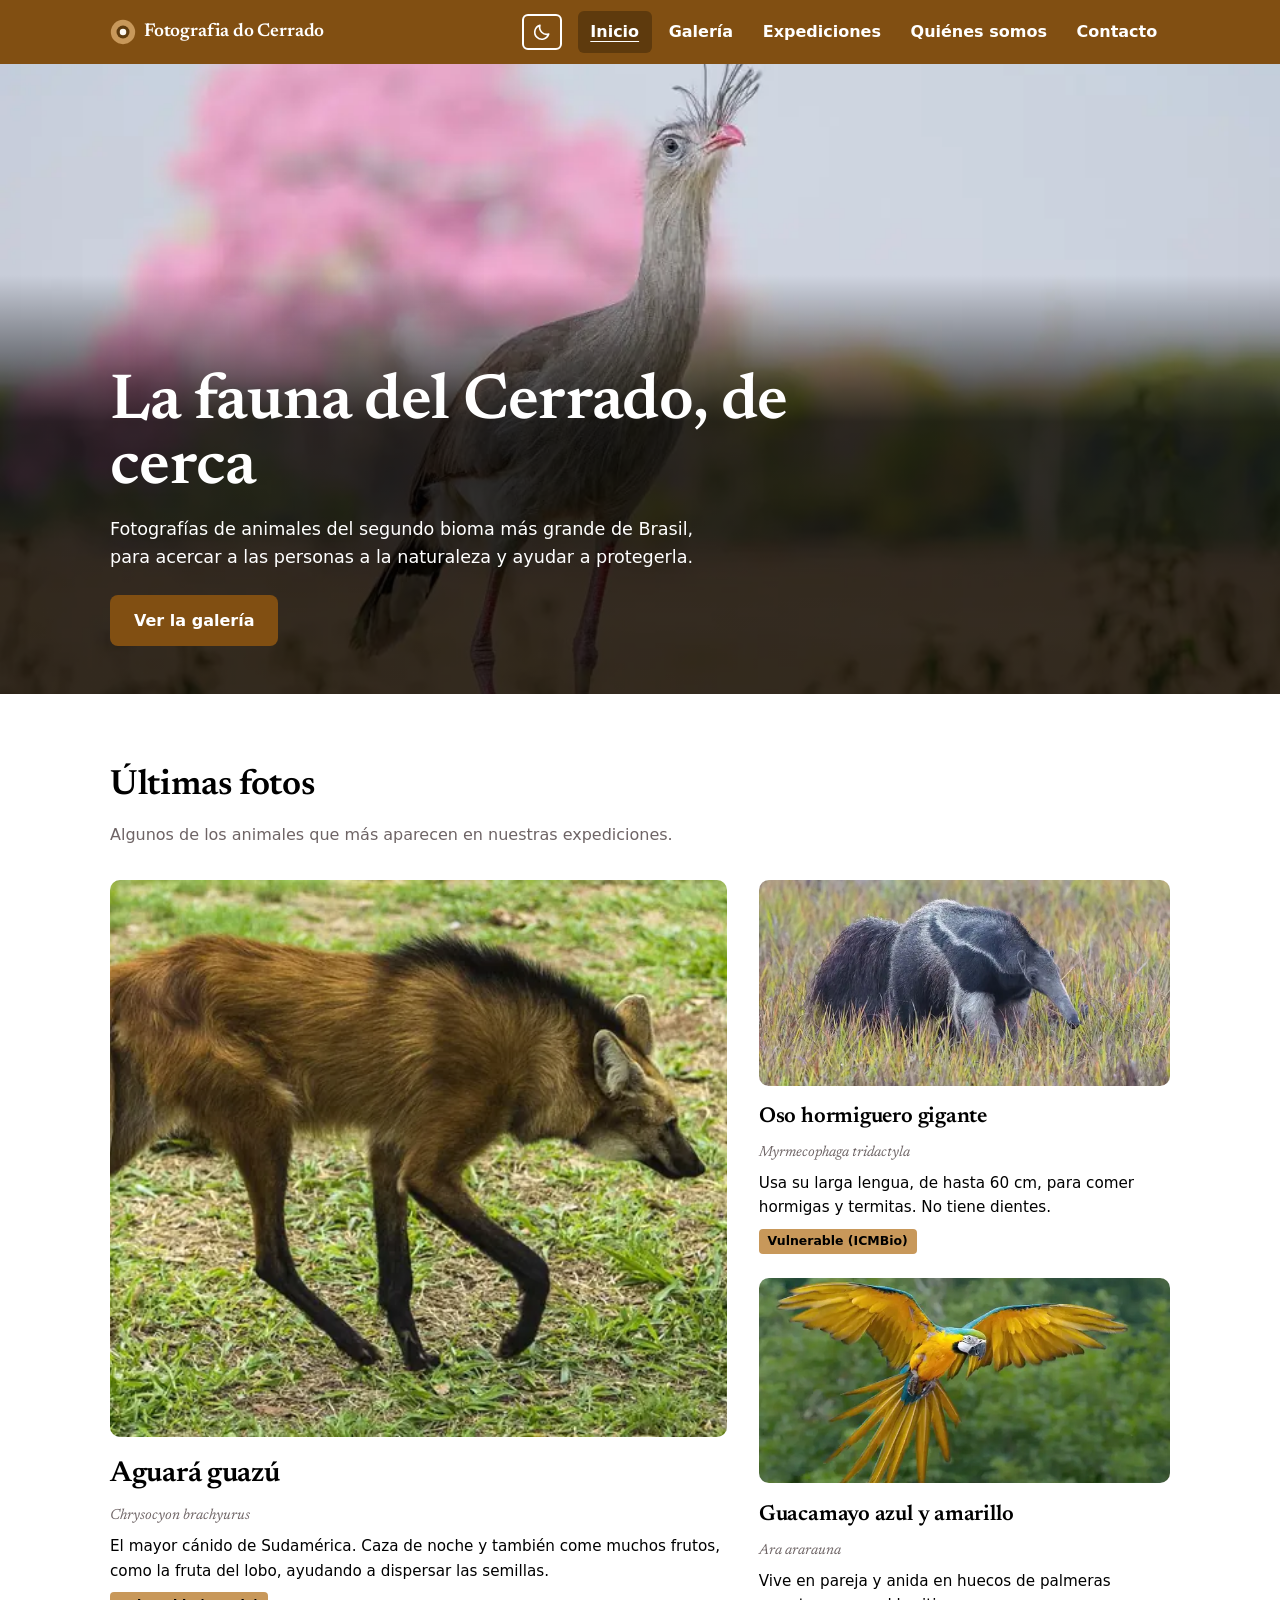
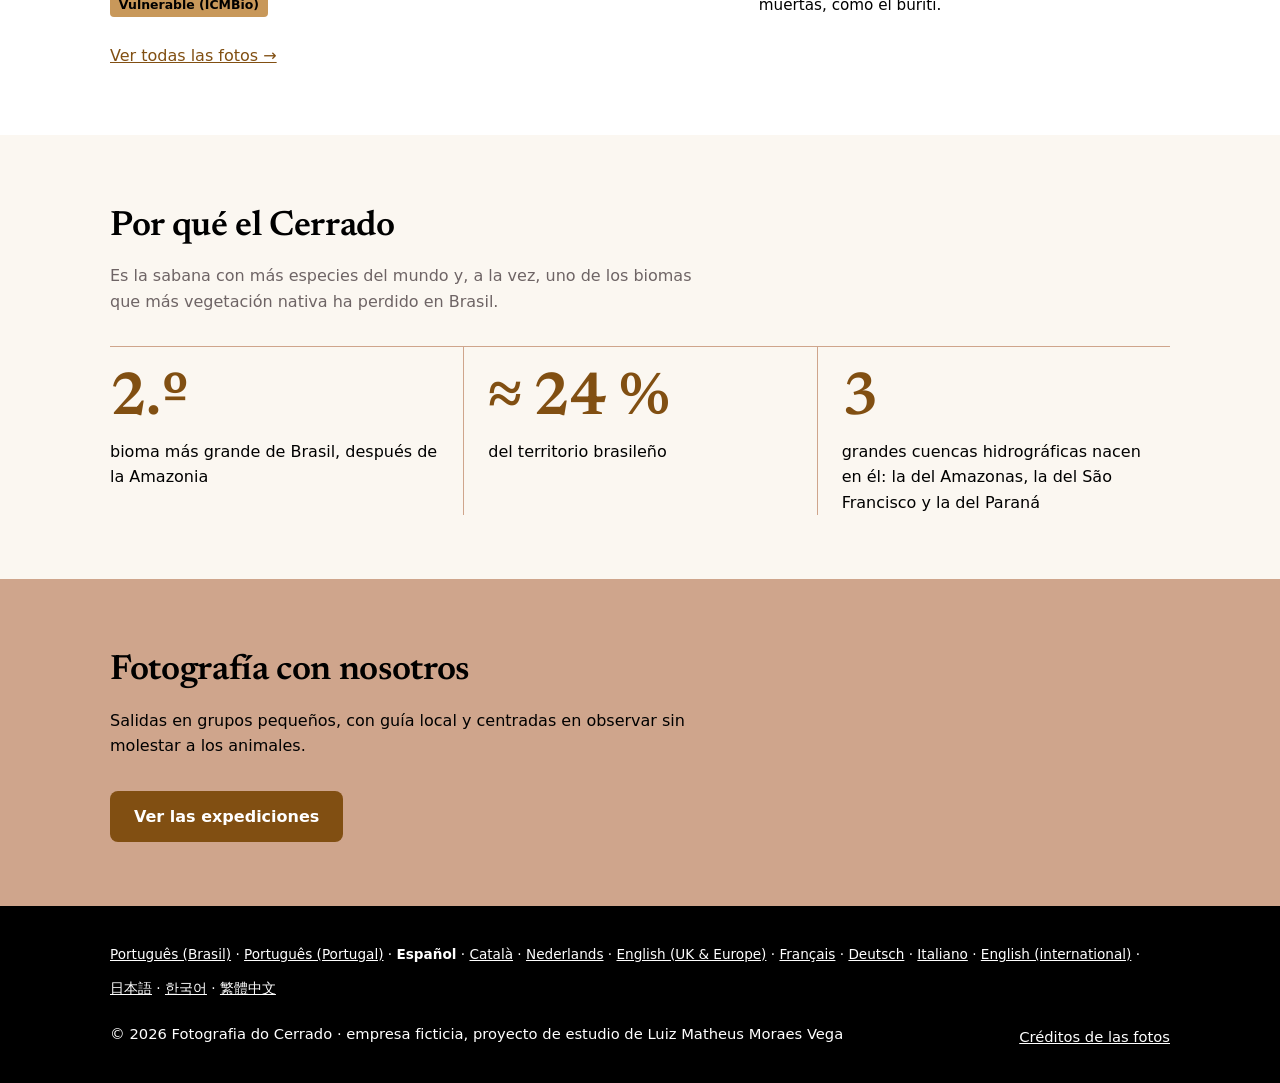
<file: es/index.html>
<!DOCTYPE html>
<html lang="es-ES">
<head>
    <meta charset="UTF-8">
    <meta name="viewport" content="width=device-width, initial-scale=1.0">
    <title>Inicio — Fotografia do Cerrado</title>
    <meta name="description" content="Fotografías de la fauna del Cerrado brasileño, para acercar a las personas a la naturaleza y ayudar a protegerla.">
    <link rel="icon" href="../img/icone.svg" type="image/svg+xml">
    <link rel="apple-touch-icon" href="../img/icone-180.png">
    <meta property="og:type" content="website">
    <meta property="og:site_name" content="Fotografia do Cerrado">
    <meta property="og:title" content="Inicio — Fotografia do Cerrado">
    <meta property="og:description" content="Fotografías de la fauna del Cerrado brasileño, para acercar a las personas a la naturaleza y ayudar a protegerla.">
    <meta property="og:image" content="https://cerrado.linupedia.com.br/img/compartilhar.jpg">
    <meta property="og:image:width" content="1200">
    <meta property="og:image:height" content="630">
    <meta name="twitter:card" content="summary_large_image">
    <meta name="theme-color" content="#814F12">
    <script src="../js/tema-inicio.js?v=3"></script>
    <link rel="preload" href="../fontes/newsreader-600.woff2" as="font" type="font/woff2" crossorigin>
    <link rel="stylesheet" href="../css/estilo.css?v=25">
    <script src="../js/tema.js?v=2" defer></script>
    <script src="../js/menu.js?v=2" defer></script>
    <link rel="alternate" hreflang="pt-BR" href="https://cerrado.linupedia.com.br/">
    <link rel="alternate" hreflang="pt-PT" href="https://cerrado.linupedia.com.br/pt-pt/">
    <link rel="alternate" hreflang="es-ES" href="https://cerrado.linupedia.com.br/es/">
    <link rel="alternate" hreflang="ca" href="https://cerrado.linupedia.com.br/ca/">
    <link rel="alternate" hreflang="nl" href="https://cerrado.linupedia.com.br/nl/">
    <link rel="alternate" hreflang="en-GB" href="https://cerrado.linupedia.com.br/en/">
    <link rel="alternate" hreflang="fr-FR" href="https://cerrado.linupedia.com.br/fr/">
    <link rel="alternate" hreflang="de-DE" href="https://cerrado.linupedia.com.br/de/">
    <link rel="alternate" hreflang="it-IT" href="https://cerrado.linupedia.com.br/it/">
    <link rel="alternate" hreflang="en" href="https://cerrado.linupedia.com.br/intl/">
    <link rel="alternate" hreflang="ja-JP" href="https://cerrado.linupedia.com.br/ja/">
    <link rel="alternate" hreflang="ko-KR" href="https://cerrado.linupedia.com.br/ko/">
    <link rel="alternate" hreflang="zh-Hant" href="https://cerrado.linupedia.com.br/zh-hant/">
<script type="application/json" id="textos-estudo">{"obrigado":"¡Gracias, {nome}! Esta es una página de demostración: el mensaje no se ha enviado de verdad.","est_chuvas":"Temporada de lluvias","est_seca":"Inicio de la seca","est_auge":"Plena seca","nota_chuvas":"El cerrado se vuelve verde, muchas aves anidan y el pequi da fruto de octubre a enero. Los senderos pueden tener barro: las salidas cortas funcionan mejor.","nota_seca":"La hierba se seca y baja, y es más fácil ver a los animales de lejos. Florecen los lapachos morados, y el final de la tarde es la hora del aguará guazú.","nota_auge":"Florecen los lapachos amarillos y blancos, y los animales se reúnen cerca del agua. Días calurosos, madrugadas frías y mucho cuidado con los incendios.","boa_epoca":"Mejor época","anterior":"Foto anterior","proxima":"Foto siguiente","posicao":"{n} de {total}"}</script>

</head>
<body>
    <a class="pular" href="#conteudo">Saltar al contenido</a>
    <header class="topo">
        <div class="container">
            <a class="marca" href="index.html"><svg viewBox="0 0 32 32" aria-hidden="true"><circle cx="16" cy="16" r="15" fill="#C8985A"/><circle cx="16" cy="16" r="8" fill="#5E3A0D"/><circle cx="16" cy="16" r="4" fill="#FBF7F1"/></svg> Fotografia do Cerrado</a>
            <button class="botao-tema" type="button" data-escuro="Cambiar al modo oscuro" data-claro="Cambiar al modo claro" aria-label="Cambiar al modo oscuro"><svg class="lua" viewBox="0 0 24 24" width="20" height="20" aria-hidden="true"><path d="M20 14.5A8.5 8.5 0 0 1 9.5 4a8.5 8.5 0 1 0 10.5 10.5Z"/></svg><svg class="sol" viewBox="0 0 24 24" width="20" height="20" aria-hidden="true"><circle cx="12" cy="12" r="4.5"/><path d="M12 1.5v3M12 19.5v3M1.5 12h3M19.5 12h3M4.6 4.6l2.1 2.1M17.3 17.3l2.1 2.1M4.6 19.4l2.1-2.1M17.3 6.7l2.1-2.1"/></svg></button>
            <button class="botao-menu" type="button" aria-expanded="false" aria-controls="menu">Menú</button>
            <nav aria-label="Navegación principal">
                <ul class="menu" id="menu"><li><a href="index.html" aria-current="page">Inicio</a></li><li><a href="galeria.html">Galería</a></li><li><a href="expedicoes.html">Expediciones</a></li><li><a href="sobre.html">Quiénes somos</a></li><li><a href="contato.html">Contacto</a></li></ul>
            </nav>
        </div>
    </header>

    <main id="conteudo">

        <section class="abertura">
            <img src="../img/abertura-seriema-ipe.webp" srcset="../img/abertura-seriema-ipe-640.webp 640w, ../img/abertura-seriema-ipe.webp 1000w" sizes="100vw" alt="Chuña patirroja en un campo de hierba dorada, con un lapacho rosado en flor al fondo" width="1000" height="667" loading="eager" fetchpriority="high">
            <div class="faixa">
                <div class="container">
                    <h1>La fauna del Cerrado, de cerca</h1>
                    <p>Fotografías de animales del segundo bioma más grande de Brasil, para acercar a las personas a la naturaleza y ayudar a protegerla.</p>
                    <a class="botao" href="galeria.html">Ver la galería</a>
                </div>
            </div>
        </section>

        <section class="secao">
            <div class="container">
                <h2>Últimas fotos</h2>
                <p class="intro">Algunos de los animales que más aparecen en nuestras expediciones.</p>
                <div class="grade destaque">
                <article class="foto" data-grupo="mamiferos">
                    <img src="../img/lobo-guara.webp" srcset="../img/lobo-guara-640.webp 640w, ../img/lobo-guara.webp 1000w" sizes="(max-width: 760px) 100vw, 50vw" alt="Aguará guazú de pelaje naranja y patas negras caminando por la hierba" width="1000" height="647" loading="lazy">
                    <div class="legenda">
                        <h3>Aguará guazú</h3>
                        <p class="cientifico">Chrysocyon brachyurus</p>
                        <p>El mayor cánido de Sudamérica. Caza de noche y también come muchos frutos, como la fruta del lobo, ayudando a dispersar las semillas.</p>
                        <span class="selo">Vulnerable (ICMBio)</span>
                    </div>
                </article>
                <article class="foto" data-grupo="mamiferos">
                    <img src="../img/tamandua-bandeira.webp" srcset="../img/tamandua-bandeira-640.webp 640w, ../img/tamandua-bandeira.webp 1000w" sizes="(max-width: 760px) 100vw, 50vw" alt="Oso hormiguero gigante gris, con la franja negra en el hombro, buscando comida en la hierba" width="1000" height="667" loading="lazy">
                    <div class="legenda">
                        <h3>Oso hormiguero gigante</h3>
                        <p class="cientifico">Myrmecophaga tridactyla</p>
                        <p>Usa su larga lengua, de hasta 60 cm, para comer hormigas y termitas. No tiene dientes.</p>
                        <span class="selo">Vulnerable (ICMBio)</span>
                    </div>
                </article>
                <article class="foto" data-grupo="aves">
                    <img src="../img/arara-caninde.webp" srcset="../img/arara-caninde-640.webp 640w, ../img/arara-caninde.webp 1000w" sizes="(max-width: 760px) 100vw, 50vw" alt="Guacamayo azul y amarillo volando con las alas abiertas sobre el bosque" width="1000" height="772" loading="lazy">
                    <div class="legenda">
                        <h3>Guacamayo azul y amarillo</h3>
                        <p class="cientifico">Ara ararauna</p>
                        <p>Vive en pareja y anida en huecos de palmeras muertas, como el buriti.</p>

                    </div>
                </article>
                </div>
                <p class="mais"><a href="galeria.html">Ver todas las fotos →</a></p>
            </div>
        </section>

        <section class="secao creme">
            <div class="container">
                <h2>Por qué el Cerrado</h2>
                <p class="intro">Es la sabana con más especies del mundo y, a la vez, uno de los biomas que más vegetación nativa ha perdido en Brasil.</p>
                <div class="fatos">
                    <div><strong>2.º</strong>bioma más grande de Brasil, después de la Amazonia</div>
                    <div><strong>≈ 24 %</strong>del territorio brasileño</div>
                    <div><strong>3</strong>grandes cuencas hidrográficas nacen en él: la del Amazonas, la del São Francisco y la del Paraná</div>
                </div>
            </div>
        </section>

        <section class="secao terra">
            <div class="container">
                <h2>Fotografía con nosotros</h2>
                <p class="intro">Salidas en grupos pequeños, con guía local y centradas en observar sin molestar a los animales.</p>
                <a class="botao" href="expedicoes.html">Ver las expediciones</a>
            </div>
        </section>


    </main>


    <footer class="rodape">
        <div class="container">
            <nav class="idiomas-rodape" aria-label="Región e idioma"><a href="../" hreflang="pt-BR" lang="pt-BR">Português (Brasil)</a> · <a href="../pt-pt/" hreflang="pt-PT" lang="pt-PT">Português (Portugal)</a> · <a href="../es/" hreflang="es-ES" lang="es-ES" aria-current="true">Español</a> · <a href="../ca/" hreflang="ca" lang="ca">Català</a> · <a href="../nl/" hreflang="nl" lang="nl">Nederlands</a> · <a href="../en/" hreflang="en-GB" lang="en-GB">English (UK &amp; Europe)</a> · <a href="../fr/" hreflang="fr-FR" lang="fr-FR">Français</a> · <a href="../de/" hreflang="de-DE" lang="de-DE">Deutsch</a> · <a href="../it/" hreflang="it-IT" lang="it-IT">Italiano</a> · <a href="../intl/" hreflang="en" lang="en">English (international)</a> · <a href="../ja/" hreflang="ja-JP" lang="ja-JP">日本語</a> · <a href="../ko/" hreflang="ko-KR" lang="ko-KR">한국어</a> · <a href="../zh-hant/" hreflang="zh-Hant" lang="zh-Hant">繁體中文</a></nav>
            <p>© 2026 Fotografia do Cerrado · empresa ficticia, proyecto de estudio de Luiz Matheus Moraes Vega</p>
            <p><a href="creditos.html">Créditos de las fotos</a></p>
        </div>
    </footer>
</body>
</html>
</file>
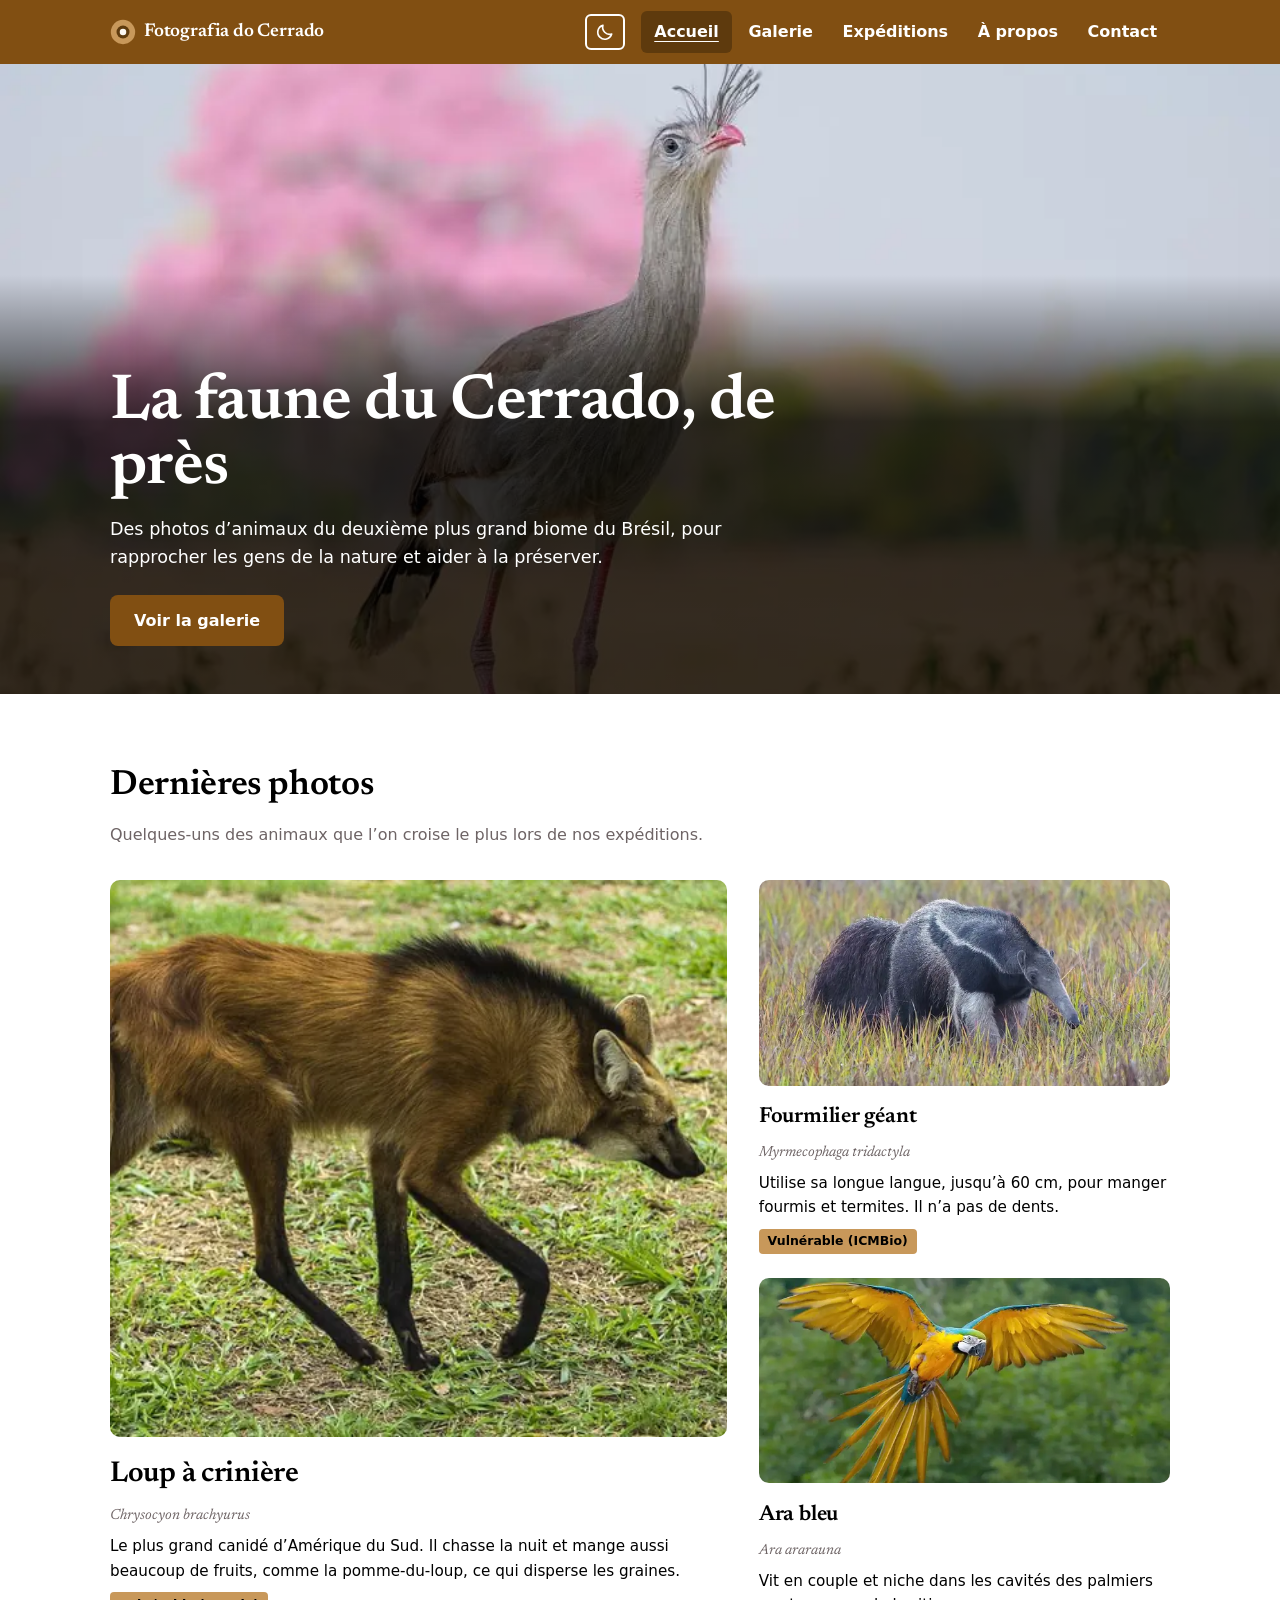
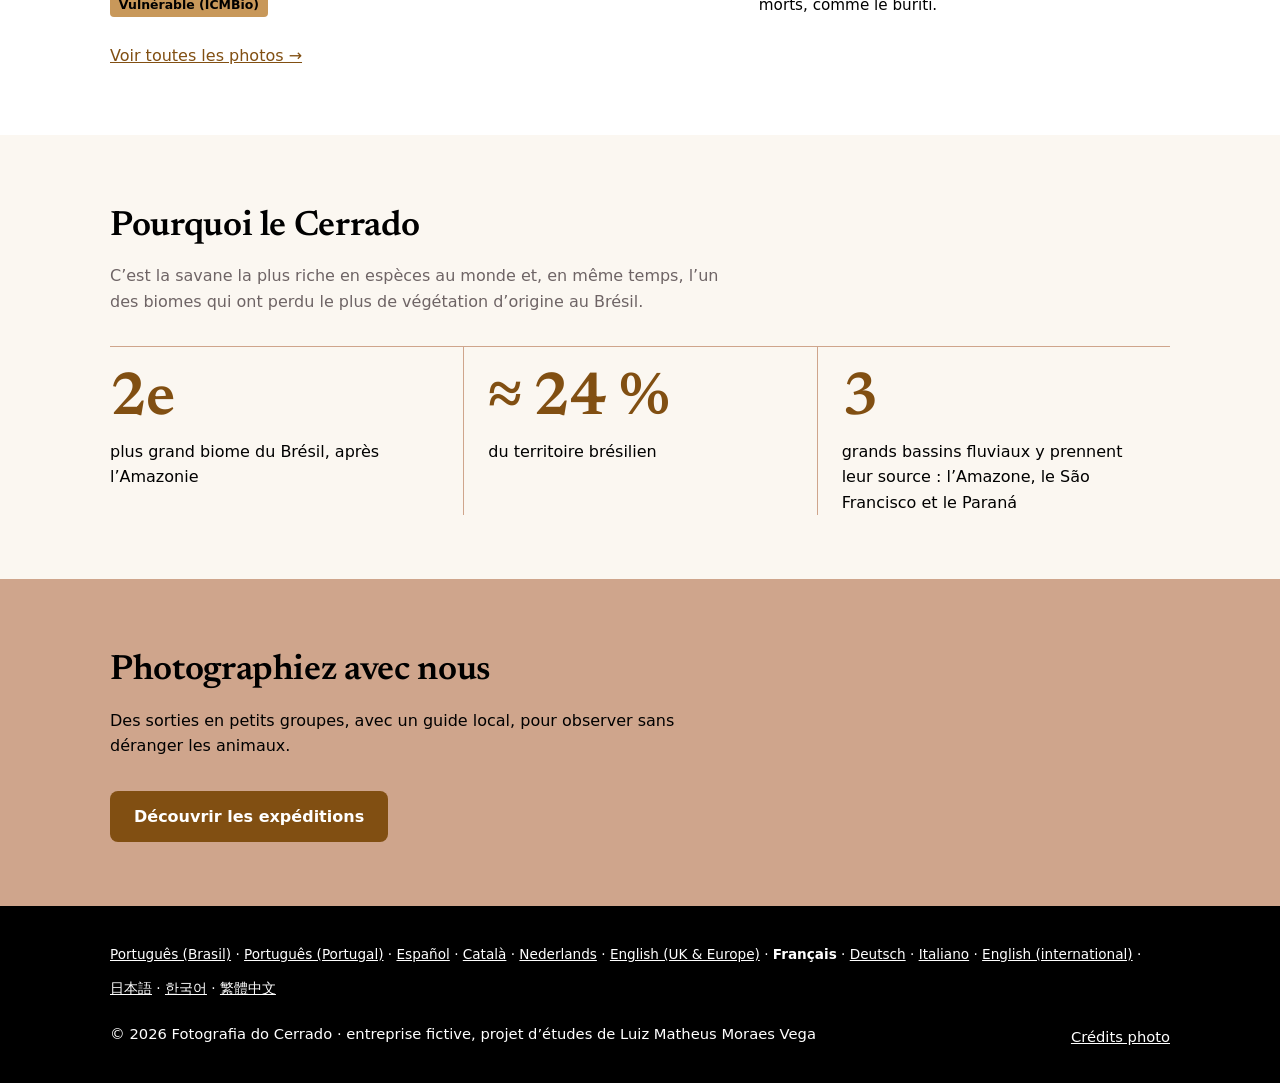
<file: fr/index.html>
<!DOCTYPE html>
<html lang="fr-FR">
<head>
    <meta charset="UTF-8">
    <meta name="viewport" content="width=device-width, initial-scale=1.0">
    <title>Accueil — Fotografia do Cerrado</title>
    <meta name="description" content="Des photos de la faune du Cerrado brésilien, pour rapprocher les gens de la nature et aider à la préserver.">
    <link rel="icon" href="../img/icone.svg" type="image/svg+xml">
    <link rel="apple-touch-icon" href="../img/icone-180.png">
    <meta property="og:type" content="website">
    <meta property="og:site_name" content="Fotografia do Cerrado">
    <meta property="og:title" content="Accueil — Fotografia do Cerrado">
    <meta property="og:description" content="Des photos de la faune du Cerrado brésilien, pour rapprocher les gens de la nature et aider à la préserver.">
    <meta property="og:image" content="https://cerrado.linupedia.com.br/img/compartilhar.jpg">
    <meta property="og:image:width" content="1200">
    <meta property="og:image:height" content="630">
    <meta name="twitter:card" content="summary_large_image">
    <meta name="theme-color" content="#814F12">
    <script src="../js/tema-inicio.js?v=3"></script>
    <link rel="preload" href="../fontes/newsreader-600.woff2" as="font" type="font/woff2" crossorigin>
    <link rel="stylesheet" href="../css/estilo.css?v=25">
    <script src="../js/tema.js?v=2" defer></script>
    <script src="../js/menu.js?v=2" defer></script>
    <link rel="alternate" hreflang="pt-BR" href="https://cerrado.linupedia.com.br/">
    <link rel="alternate" hreflang="pt-PT" href="https://cerrado.linupedia.com.br/pt-pt/">
    <link rel="alternate" hreflang="es-ES" href="https://cerrado.linupedia.com.br/es/">
    <link rel="alternate" hreflang="ca" href="https://cerrado.linupedia.com.br/ca/">
    <link rel="alternate" hreflang="nl" href="https://cerrado.linupedia.com.br/nl/">
    <link rel="alternate" hreflang="en-GB" href="https://cerrado.linupedia.com.br/en/">
    <link rel="alternate" hreflang="fr-FR" href="https://cerrado.linupedia.com.br/fr/">
    <link rel="alternate" hreflang="de-DE" href="https://cerrado.linupedia.com.br/de/">
    <link rel="alternate" hreflang="it-IT" href="https://cerrado.linupedia.com.br/it/">
    <link rel="alternate" hreflang="en" href="https://cerrado.linupedia.com.br/intl/">
    <link rel="alternate" hreflang="ja-JP" href="https://cerrado.linupedia.com.br/ja/">
    <link rel="alternate" hreflang="ko-KR" href="https://cerrado.linupedia.com.br/ko/">
    <link rel="alternate" hreflang="zh-Hant" href="https://cerrado.linupedia.com.br/zh-hant/">
<script type="application/json" id="textos-estudo">{"obrigado":"Merci, {nome} ! Ceci est une page de démonstration : votre message n’a pas vraiment été envoyé.","est_chuvas":"Saison des pluies","est_seca":"Début de la saison sèche","est_auge":"Cœur de la saison sèche","nota_chuvas":"Le cerrado reverdit, beaucoup d’oiseaux nichent et le pequi donne ses fruits d’octobre à janvier. Les sentiers peuvent être boueux : les sorties courtes conviennent mieux.","nota_seca":"L’herbe sèche et s’abaisse, et l’on voit les animaux de plus loin. Les ipês violets fleurissent, et la fin d’après-midi est l’heure du loup à crinière.","nota_auge":"Les ipês jaunes et blancs fleurissent, et les animaux se regroupent près de l’eau. Journées chaudes, petits matins froids et grande prudence face aux incendies.","boa_epoca":"Meilleure période","anterior":"Photo précédente","proxima":"Photo suivante","posicao":"{n} sur {total}"}</script>

</head>
<body>
    <a class="pular" href="#conteudo">Aller au contenu</a>
    <header class="topo">
        <div class="container">
            <a class="marca" href="index.html"><svg viewBox="0 0 32 32" aria-hidden="true"><circle cx="16" cy="16" r="15" fill="#C8985A"/><circle cx="16" cy="16" r="8" fill="#5E3A0D"/><circle cx="16" cy="16" r="4" fill="#FBF7F1"/></svg> Fotografia do Cerrado</a>
            <button class="botao-tema" type="button" data-escuro="Passer en mode sombre" data-claro="Passer en mode clair" aria-label="Passer en mode sombre"><svg class="lua" viewBox="0 0 24 24" width="20" height="20" aria-hidden="true"><path d="M20 14.5A8.5 8.5 0 0 1 9.5 4a8.5 8.5 0 1 0 10.5 10.5Z"/></svg><svg class="sol" viewBox="0 0 24 24" width="20" height="20" aria-hidden="true"><circle cx="12" cy="12" r="4.5"/><path d="M12 1.5v3M12 19.5v3M1.5 12h3M19.5 12h3M4.6 4.6l2.1 2.1M17.3 17.3l2.1 2.1M4.6 19.4l2.1-2.1M17.3 6.7l2.1-2.1"/></svg></button>
            <button class="botao-menu" type="button" aria-expanded="false" aria-controls="menu">Menu</button>
            <nav aria-label="Navigation principale">
                <ul class="menu" id="menu"><li><a href="index.html" aria-current="page">Accueil</a></li><li><a href="galeria.html">Galerie</a></li><li><a href="expedicoes.html">Expéditions</a></li><li><a href="sobre.html">À propos</a></li><li><a href="contato.html">Contact</a></li></ul>
            </nav>
        </div>
    </header>

    <main id="conteudo">

        <section class="abertura">
            <img src="../img/abertura-seriema-ipe.webp" srcset="../img/abertura-seriema-ipe-640.webp 640w, ../img/abertura-seriema-ipe.webp 1000w" sizes="100vw" alt="Cariama huppé dans une prairie dorée, avec un ipê rose en fleurs à l’arrière-plan" width="1000" height="667" loading="eager" fetchpriority="high">
            <div class="faixa">
                <div class="container">
                    <h1>La faune du Cerrado, de près</h1>
                    <p>Des photos d’animaux du deuxième plus grand biome du Brésil, pour rapprocher les gens de la nature et aider à la préserver.</p>
                    <a class="botao" href="galeria.html">Voir la galerie</a>
                </div>
            </div>
        </section>

        <section class="secao">
            <div class="container">
                <h2>Dernières photos</h2>
                <p class="intro">Quelques-uns des animaux que l’on croise le plus lors de nos expéditions.</p>
                <div class="grade destaque">
                <article class="foto" data-grupo="mamiferos">
                    <img src="../img/lobo-guara.webp" srcset="../img/lobo-guara-640.webp 640w, ../img/lobo-guara.webp 1000w" sizes="(max-width: 760px) 100vw, 50vw" alt="Loup à crinière au pelage orange et aux pattes noires marchant dans l’herbe" width="1000" height="647" loading="lazy">
                    <div class="legenda">
                        <h3>Loup à crinière</h3>
                        <p class="cientifico">Chrysocyon brachyurus</p>
                        <p>Le plus grand canidé d’Amérique du Sud. Il chasse la nuit et mange aussi beaucoup de fruits, comme la pomme-du-loup, ce qui disperse les graines.</p>
                        <span class="selo">Vulnérable (ICMBio)</span>
                    </div>
                </article>
                <article class="foto" data-grupo="mamiferos">
                    <img src="../img/tamandua-bandeira.webp" srcset="../img/tamandua-bandeira-640.webp 640w, ../img/tamandua-bandeira.webp 1000w" sizes="(max-width: 760px) 100vw, 50vw" alt="Fourmilier géant gris, avec la bande noire sur l’épaule, cherchant à manger dans les herbes" width="1000" height="667" loading="lazy">
                    <div class="legenda">
                        <h3>Fourmilier géant</h3>
                        <p class="cientifico">Myrmecophaga tridactyla</p>
                        <p>Utilise sa longue langue, jusqu’à 60 cm, pour manger fourmis et termites. Il n’a pas de dents.</p>
                        <span class="selo">Vulnérable (ICMBio)</span>
                    </div>
                </article>
                <article class="foto" data-grupo="aves">
                    <img src="../img/arara-caninde.webp" srcset="../img/arara-caninde-640.webp 640w, ../img/arara-caninde.webp 1000w" sizes="(max-width: 760px) 100vw, 50vw" alt="Ara bleu et jaune volant ailes déployées au-dessus de la forêt" width="1000" height="772" loading="lazy">
                    <div class="legenda">
                        <h3>Ara bleu</h3>
                        <p class="cientifico">Ara ararauna</p>
                        <p>Vit en couple et niche dans les cavités des palmiers morts, comme le buriti.</p>

                    </div>
                </article>
                </div>
                <p class="mais"><a href="galeria.html">Voir toutes les photos →</a></p>
            </div>
        </section>

        <section class="secao creme">
            <div class="container">
                <h2>Pourquoi le Cerrado</h2>
                <p class="intro">C’est la savane la plus riche en espèces au monde et, en même temps, l’un des biomes qui ont perdu le plus de végétation d’origine au Brésil.</p>
                <div class="fatos">
                    <div><strong>2e</strong>plus grand biome du Brésil, après l’Amazonie</div>
                    <div><strong>≈ 24 %</strong>du territoire brésilien</div>
                    <div><strong>3</strong>grands bassins fluviaux y prennent leur source : l’Amazone, le São Francisco et le Paraná</div>
                </div>
            </div>
        </section>

        <section class="secao terra">
            <div class="container">
                <h2>Photographiez avec nous</h2>
                <p class="intro">Des sorties en petits groupes, avec un guide local, pour observer sans déranger les animaux.</p>
                <a class="botao" href="expedicoes.html">Découvrir les expéditions</a>
            </div>
        </section>


    </main>


    <footer class="rodape">
        <div class="container">
            <nav class="idiomas-rodape" aria-label="Région et langue"><a href="../" hreflang="pt-BR" lang="pt-BR">Português (Brasil)</a> · <a href="../pt-pt/" hreflang="pt-PT" lang="pt-PT">Português (Portugal)</a> · <a href="../es/" hreflang="es-ES" lang="es-ES">Español</a> · <a href="../ca/" hreflang="ca" lang="ca">Català</a> · <a href="../nl/" hreflang="nl" lang="nl">Nederlands</a> · <a href="../en/" hreflang="en-GB" lang="en-GB">English (UK &amp; Europe)</a> · <a href="../fr/" hreflang="fr-FR" lang="fr-FR" aria-current="true">Français</a> · <a href="../de/" hreflang="de-DE" lang="de-DE">Deutsch</a> · <a href="../it/" hreflang="it-IT" lang="it-IT">Italiano</a> · <a href="../intl/" hreflang="en" lang="en">English (international)</a> · <a href="../ja/" hreflang="ja-JP" lang="ja-JP">日本語</a> · <a href="../ko/" hreflang="ko-KR" lang="ko-KR">한국어</a> · <a href="../zh-hant/" hreflang="zh-Hant" lang="zh-Hant">繁體中文</a></nav>
            <p>© 2026 Fotografia do Cerrado · entreprise fictive, projet d’études de Luiz Matheus Moraes Vega</p>
            <p><a href="creditos.html">Crédits photo</a></p>
        </div>
    </footer>
</body>
</html>
</file>
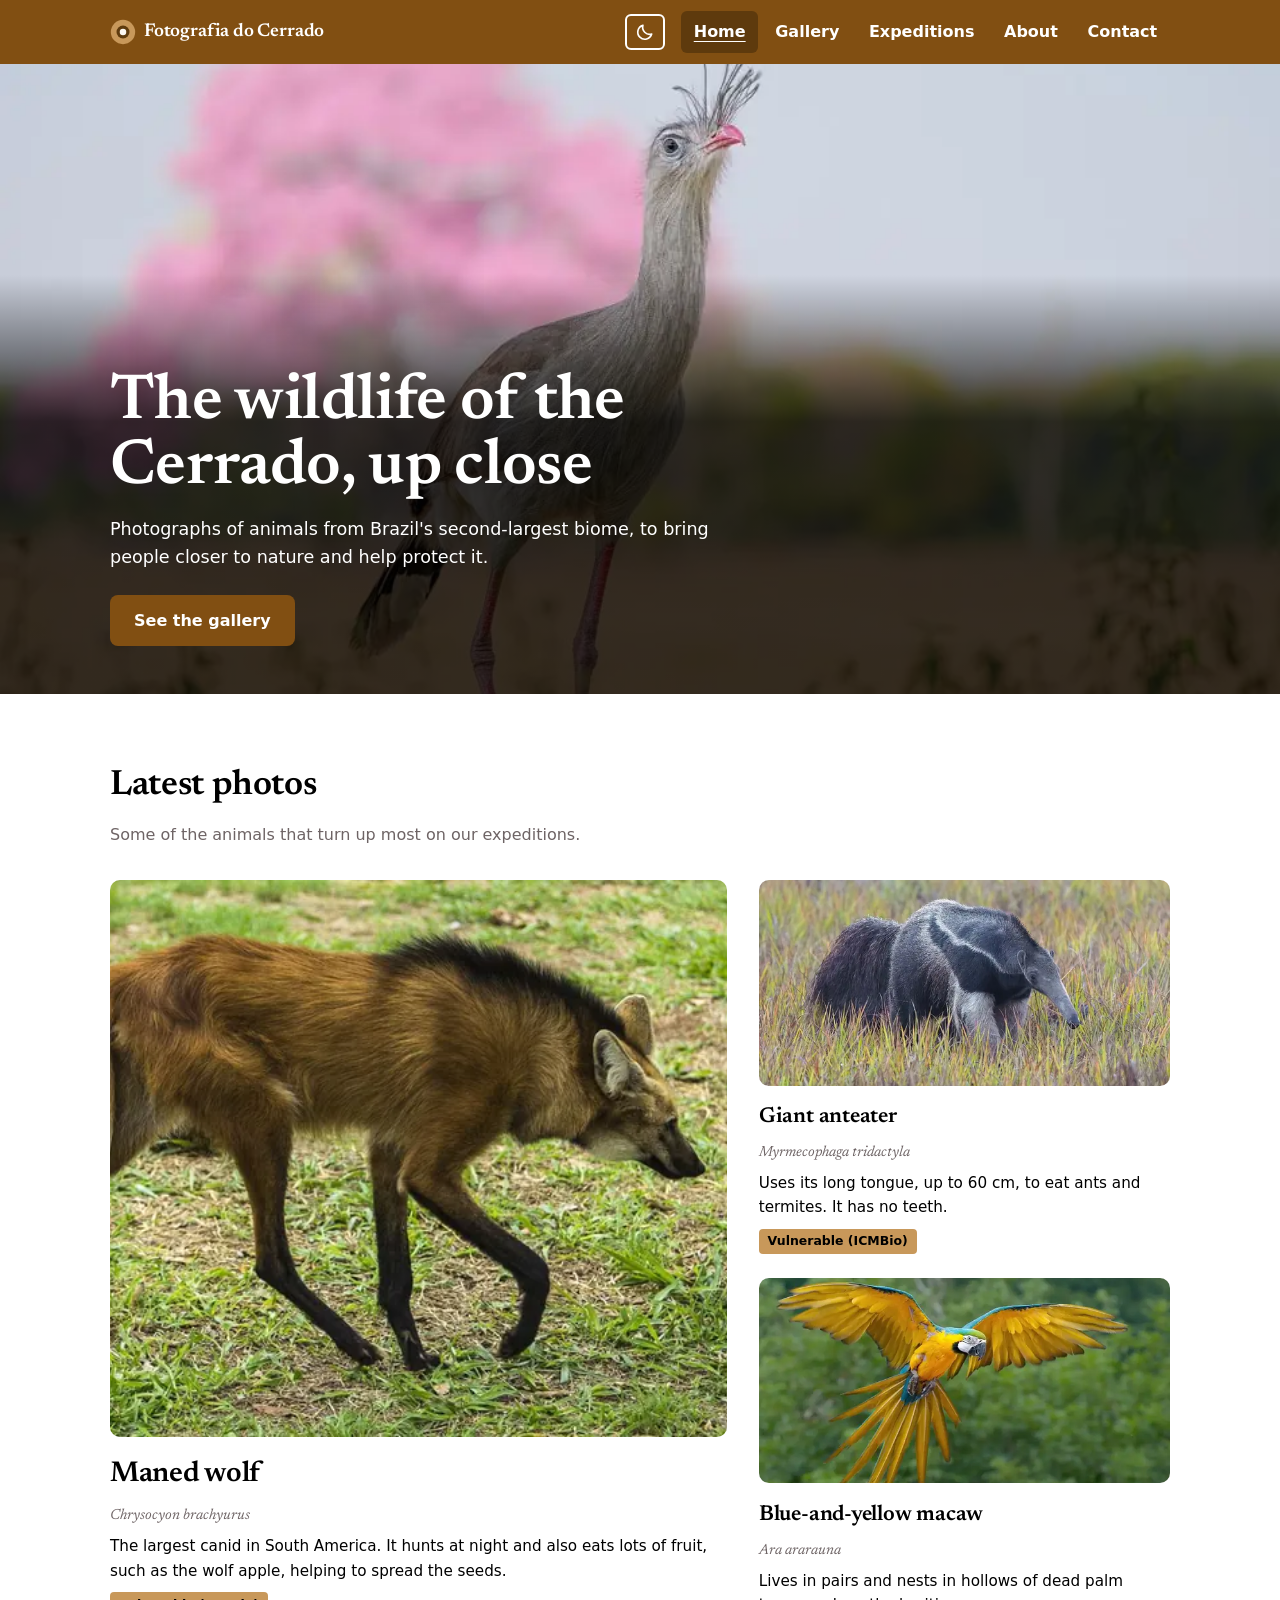
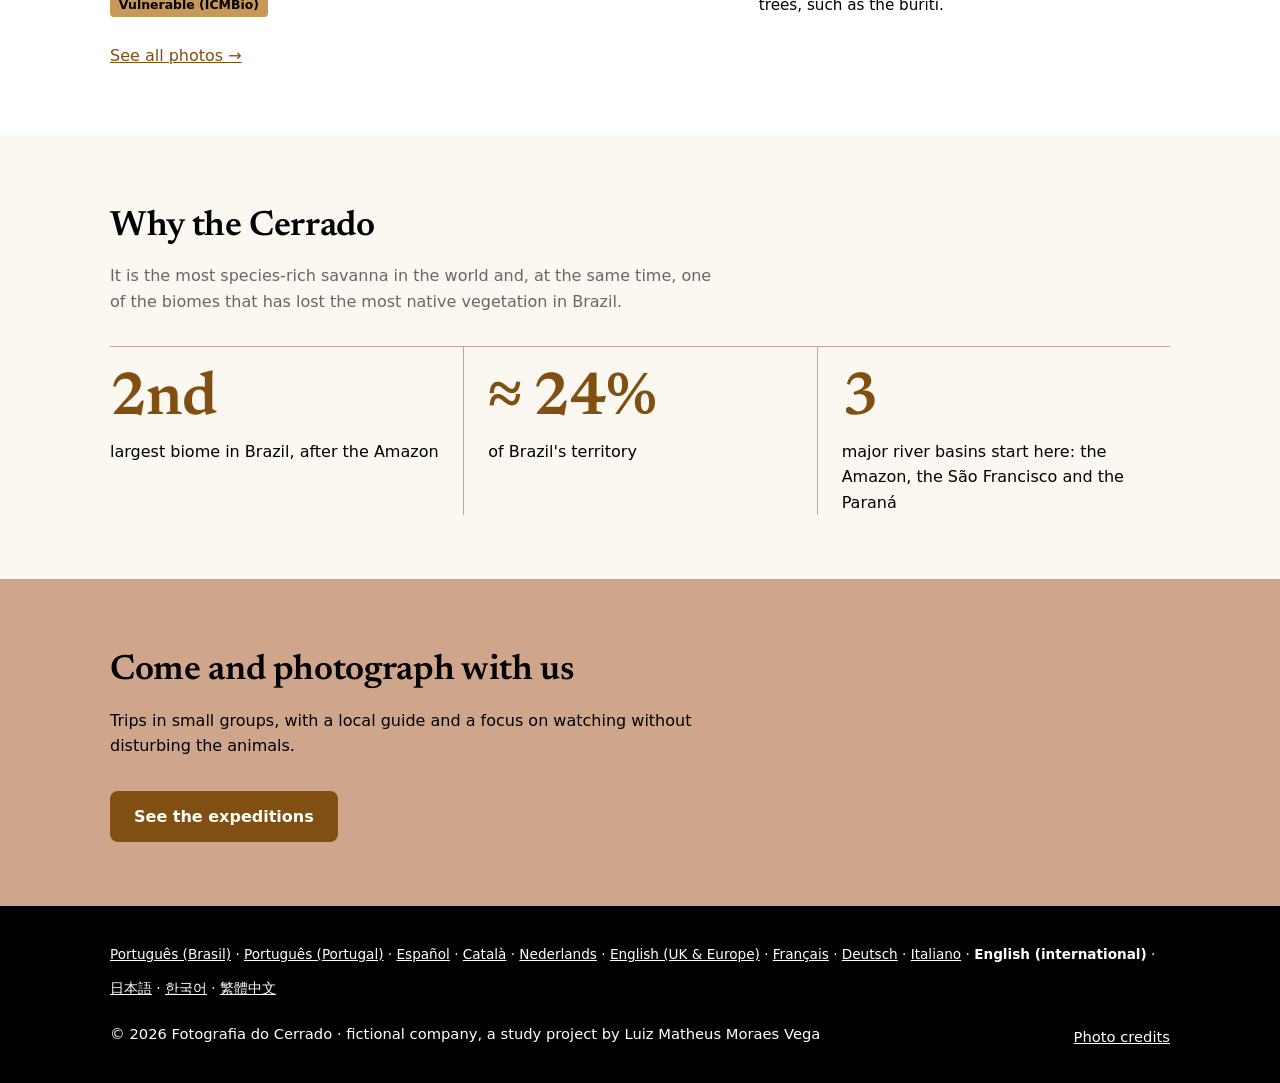
<file: intl/index.html>
<!DOCTYPE html>
<html lang="en">
<head>
    <meta charset="UTF-8">
    <meta name="viewport" content="width=device-width, initial-scale=1.0">
    <title>Home — Fotografia do Cerrado</title>
    <meta name="description" content="Photographs of the wildlife of the Brazilian Cerrado, to bring people closer to nature and help protect it.">
    <link rel="icon" href="../img/icone.svg" type="image/svg+xml">
    <link rel="apple-touch-icon" href="../img/icone-180.png">
    <meta property="og:type" content="website">
    <meta property="og:site_name" content="Fotografia do Cerrado">
    <meta property="og:title" content="Home — Fotografia do Cerrado">
    <meta property="og:description" content="Photographs of the wildlife of the Brazilian Cerrado, to bring people closer to nature and help protect it.">
    <meta property="og:image" content="https://cerrado.linupedia.com.br/img/compartilhar.jpg">
    <meta property="og:image:width" content="1200">
    <meta property="og:image:height" content="630">
    <meta name="twitter:card" content="summary_large_image">
    <meta name="theme-color" content="#814F12">
    <script src="../js/tema-inicio.js?v=3"></script>
    <link rel="preload" href="../fontes/newsreader-600.woff2" as="font" type="font/woff2" crossorigin>
    <link rel="stylesheet" href="../css/estilo.css?v=25">
    <script src="../js/tema.js?v=2" defer></script>
    <script src="../js/menu.js?v=2" defer></script>
    <link rel="alternate" hreflang="pt-BR" href="https://cerrado.linupedia.com.br/">
    <link rel="alternate" hreflang="pt-PT" href="https://cerrado.linupedia.com.br/pt-pt/">
    <link rel="alternate" hreflang="es-ES" href="https://cerrado.linupedia.com.br/es/">
    <link rel="alternate" hreflang="ca" href="https://cerrado.linupedia.com.br/ca/">
    <link rel="alternate" hreflang="nl" href="https://cerrado.linupedia.com.br/nl/">
    <link rel="alternate" hreflang="en-GB" href="https://cerrado.linupedia.com.br/en/">
    <link rel="alternate" hreflang="fr-FR" href="https://cerrado.linupedia.com.br/fr/">
    <link rel="alternate" hreflang="de-DE" href="https://cerrado.linupedia.com.br/de/">
    <link rel="alternate" hreflang="it-IT" href="https://cerrado.linupedia.com.br/it/">
    <link rel="alternate" hreflang="en" href="https://cerrado.linupedia.com.br/intl/">
    <link rel="alternate" hreflang="ja-JP" href="https://cerrado.linupedia.com.br/ja/">
    <link rel="alternate" hreflang="ko-KR" href="https://cerrado.linupedia.com.br/ko/">
    <link rel="alternate" hreflang="zh-Hant" href="https://cerrado.linupedia.com.br/zh-hant/">
<script type="application/json" id="textos-estudo">{"obrigado":"Thank you, {nome}! This is a demo page: your message was not actually sent.","est_chuvas":"Rainy season","est_seca":"Early dry season","est_auge":"Height of the dry season","nota_chuvas":"The cerrado turns green, many birds nest and the pequi fruits from October to January. Trails can be muddy, so shorter trips work best.","nota_seca":"The grass dries and drops, making animals easier to spot from afar. The purple ipês bloom, and late afternoon is maned wolf time.","nota_auge":"The yellow and white ipês bloom, and animals gather near water. Hot days, cold early mornings and extra care with wildfires.","boa_epoca":"Best time","anterior":"Previous photo","proxima":"Next photo","posicao":"{n} of {total}"}</script>

</head>
<body>
    <a class="pular" href="#conteudo">Skip to content</a>
    <header class="topo">
        <div class="container">
            <a class="marca" href="index.html"><svg viewBox="0 0 32 32" aria-hidden="true"><circle cx="16" cy="16" r="15" fill="#C8985A"/><circle cx="16" cy="16" r="8" fill="#5E3A0D"/><circle cx="16" cy="16" r="4" fill="#FBF7F1"/></svg> Fotografia do Cerrado</a>
            <button class="botao-tema" type="button" data-escuro="Switch to dark mode" data-claro="Switch to light mode" aria-label="Switch to dark mode"><svg class="lua" viewBox="0 0 24 24" width="20" height="20" aria-hidden="true"><path d="M20 14.5A8.5 8.5 0 0 1 9.5 4a8.5 8.5 0 1 0 10.5 10.5Z"/></svg><svg class="sol" viewBox="0 0 24 24" width="20" height="20" aria-hidden="true"><circle cx="12" cy="12" r="4.5"/><path d="M12 1.5v3M12 19.5v3M1.5 12h3M19.5 12h3M4.6 4.6l2.1 2.1M17.3 17.3l2.1 2.1M4.6 19.4l2.1-2.1M17.3 6.7l2.1-2.1"/></svg></button>
            <button class="botao-menu" type="button" aria-expanded="false" aria-controls="menu">Menu</button>
            <nav aria-label="Main navigation">
                <ul class="menu" id="menu"><li><a href="index.html" aria-current="page">Home</a></li><li><a href="galeria.html">Gallery</a></li><li><a href="expedicoes.html">Expeditions</a></li><li><a href="sobre.html">About</a></li><li><a href="contato.html">Contact</a></li></ul>
            </nav>
        </div>
    </header>

    <main id="conteudo">

        <section class="abertura">
            <img src="../img/abertura-seriema-ipe.webp" srcset="../img/abertura-seriema-ipe-640.webp 640w, ../img/abertura-seriema-ipe.webp 1000w" sizes="100vw" alt="Red-legged seriema in golden grassland, with a flowering pink ipê tree behind" width="1000" height="667" loading="eager" fetchpriority="high">
            <div class="faixa">
                <div class="container">
                    <h1>The wildlife of the Cerrado, up close</h1>
                    <p>Photographs of animals from Brazil's second-largest biome, to bring people closer to nature and help protect it.</p>
                    <a class="botao" href="galeria.html">See the gallery</a>
                </div>
            </div>
        </section>

        <section class="secao">
            <div class="container">
                <h2>Latest photos</h2>
                <p class="intro">Some of the animals that turn up most on our expeditions.</p>
                <div class="grade destaque">
                <article class="foto" data-grupo="mamiferos">
                    <img src="../img/lobo-guara.webp" srcset="../img/lobo-guara-640.webp 640w, ../img/lobo-guara.webp 1000w" sizes="(max-width: 760px) 100vw, 50vw" alt="Maned wolf with orange fur and black legs walking on the grass" width="1000" height="647" loading="lazy">
                    <div class="legenda">
                        <h3>Maned wolf</h3>
                        <p class="cientifico">Chrysocyon brachyurus</p>
                        <p>The largest canid in South America. It hunts at night and also eats lots of fruit, such as the wolf apple, helping to spread the seeds.</p>
                        <span class="selo">Vulnerable (ICMBio)</span>
                    </div>
                </article>
                <article class="foto" data-grupo="mamiferos">
                    <img src="../img/tamandua-bandeira.webp" srcset="../img/tamandua-bandeira-640.webp 640w, ../img/tamandua-bandeira.webp 1000w" sizes="(max-width: 760px) 100vw, 50vw" alt="Gray giant anteater with the black shoulder stripe, foraging in the grass" width="1000" height="667" loading="lazy">
                    <div class="legenda">
                        <h3>Giant anteater</h3>
                        <p class="cientifico">Myrmecophaga tridactyla</p>
                        <p>Uses its long tongue, up to 60 cm, to eat ants and termites. It has no teeth.</p>
                        <span class="selo">Vulnerable (ICMBio)</span>
                    </div>
                </article>
                <article class="foto" data-grupo="aves">
                    <img src="../img/arara-caninde.webp" srcset="../img/arara-caninde-640.webp 640w, ../img/arara-caninde.webp 1000w" sizes="(max-width: 760px) 100vw, 50vw" alt="Blue-and-yellow macaw flying with wings spread over the forest" width="1000" height="772" loading="lazy">
                    <div class="legenda">
                        <h3>Blue-and-yellow macaw</h3>
                        <p class="cientifico">Ara ararauna</p>
                        <p>Lives in pairs and nests in hollows of dead palm trees, such as the buriti.</p>

                    </div>
                </article>
                </div>
                <p class="mais"><a href="galeria.html">See all photos →</a></p>
            </div>
        </section>

        <section class="secao creme">
            <div class="container">
                <h2>Why the Cerrado</h2>
                <p class="intro">It is the most species-rich savanna in the world and, at the same time, one of the biomes that has lost the most native vegetation in Brazil.</p>
                <div class="fatos">
                    <div><strong>2nd</strong>largest biome in Brazil, after the Amazon</div>
                    <div><strong>≈ 24%</strong>of Brazil's territory</div>
                    <div><strong>3</strong>major river basins start here: the Amazon, the São Francisco and the Paraná</div>
                </div>
            </div>
        </section>

        <section class="secao terra">
            <div class="container">
                <h2>Come and photograph with us</h2>
                <p class="intro">Trips in small groups, with a local guide and a focus on watching without disturbing the animals.</p>
                <a class="botao" href="expedicoes.html">See the expeditions</a>
            </div>
        </section>


    </main>


    <footer class="rodape">
        <div class="container">
            <nav class="idiomas-rodape" aria-label="Region and language"><a href="../" hreflang="pt-BR" lang="pt-BR">Português (Brasil)</a> · <a href="../pt-pt/" hreflang="pt-PT" lang="pt-PT">Português (Portugal)</a> · <a href="../es/" hreflang="es-ES" lang="es-ES">Español</a> · <a href="../ca/" hreflang="ca" lang="ca">Català</a> · <a href="../nl/" hreflang="nl" lang="nl">Nederlands</a> · <a href="../en/" hreflang="en-GB" lang="en-GB">English (UK &amp; Europe)</a> · <a href="../fr/" hreflang="fr-FR" lang="fr-FR">Français</a> · <a href="../de/" hreflang="de-DE" lang="de-DE">Deutsch</a> · <a href="../it/" hreflang="it-IT" lang="it-IT">Italiano</a> · <a href="../intl/" hreflang="en" lang="en" aria-current="true">English (international)</a> · <a href="../ja/" hreflang="ja-JP" lang="ja-JP">日本語</a> · <a href="../ko/" hreflang="ko-KR" lang="ko-KR">한국어</a> · <a href="../zh-hant/" hreflang="zh-Hant" lang="zh-Hant">繁體中文</a></nav>
            <p>© 2026 Fotografia do Cerrado · fictional company, a study project by Luiz Matheus Moraes Vega</p>
            <p><a href="creditos.html">Photo credits</a></p>
        </div>
    </footer>
</body>
</html>
</file>
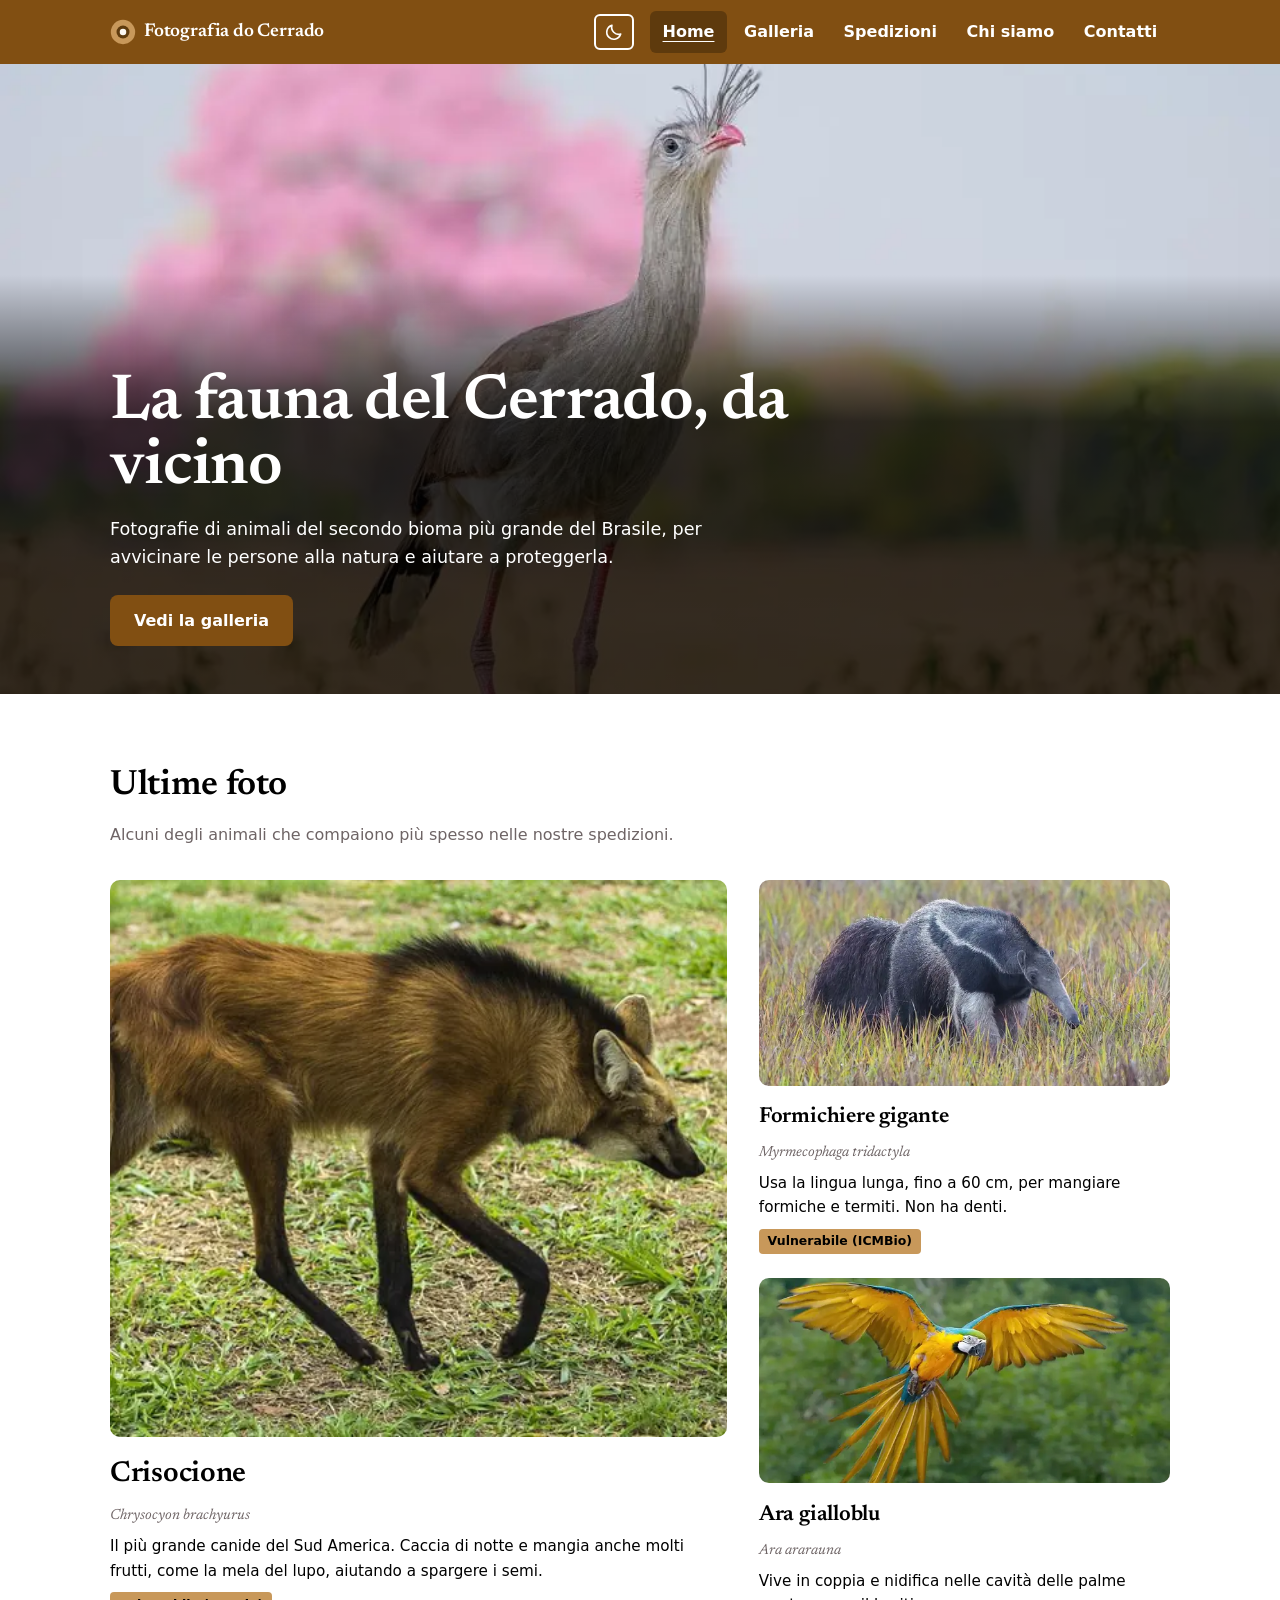
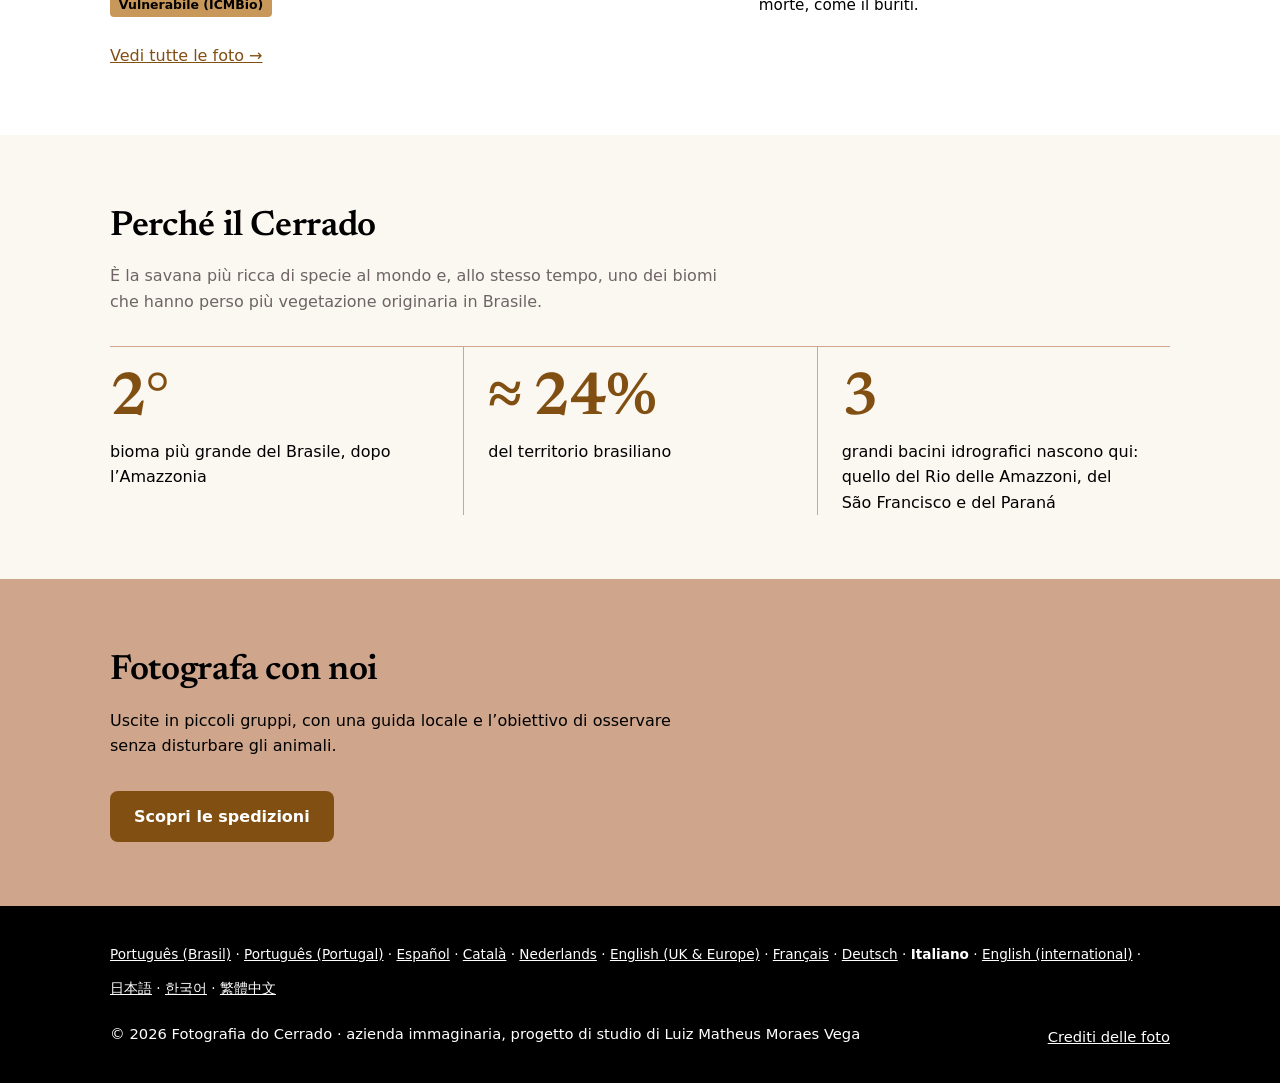
<file: it/index.html>
<!DOCTYPE html>
<html lang="it-IT">
<head>
    <meta charset="UTF-8">
    <meta name="viewport" content="width=device-width, initial-scale=1.0">
    <title>Home — Fotografia do Cerrado</title>
    <meta name="description" content="Fotografie della fauna del Cerrado brasiliano, per avvicinare le persone alla natura e aiutare a proteggerla.">
    <link rel="icon" href="../img/icone.svg" type="image/svg+xml">
    <link rel="apple-touch-icon" href="../img/icone-180.png">
    <meta property="og:type" content="website">
    <meta property="og:site_name" content="Fotografia do Cerrado">
    <meta property="og:title" content="Home — Fotografia do Cerrado">
    <meta property="og:description" content="Fotografie della fauna del Cerrado brasiliano, per avvicinare le persone alla natura e aiutare a proteggerla.">
    <meta property="og:image" content="https://cerrado.linupedia.com.br/img/compartilhar.jpg">
    <meta property="og:image:width" content="1200">
    <meta property="og:image:height" content="630">
    <meta name="twitter:card" content="summary_large_image">
    <meta name="theme-color" content="#814F12">
    <script src="../js/tema-inicio.js?v=3"></script>
    <link rel="preload" href="../fontes/newsreader-600.woff2" as="font" type="font/woff2" crossorigin>
    <link rel="stylesheet" href="../css/estilo.css?v=25">
    <script src="../js/tema.js?v=2" defer></script>
    <script src="../js/menu.js?v=2" defer></script>
    <link rel="alternate" hreflang="pt-BR" href="https://cerrado.linupedia.com.br/">
    <link rel="alternate" hreflang="pt-PT" href="https://cerrado.linupedia.com.br/pt-pt/">
    <link rel="alternate" hreflang="es-ES" href="https://cerrado.linupedia.com.br/es/">
    <link rel="alternate" hreflang="ca" href="https://cerrado.linupedia.com.br/ca/">
    <link rel="alternate" hreflang="nl" href="https://cerrado.linupedia.com.br/nl/">
    <link rel="alternate" hreflang="en-GB" href="https://cerrado.linupedia.com.br/en/">
    <link rel="alternate" hreflang="fr-FR" href="https://cerrado.linupedia.com.br/fr/">
    <link rel="alternate" hreflang="de-DE" href="https://cerrado.linupedia.com.br/de/">
    <link rel="alternate" hreflang="it-IT" href="https://cerrado.linupedia.com.br/it/">
    <link rel="alternate" hreflang="en" href="https://cerrado.linupedia.com.br/intl/">
    <link rel="alternate" hreflang="ja-JP" href="https://cerrado.linupedia.com.br/ja/">
    <link rel="alternate" hreflang="ko-KR" href="https://cerrado.linupedia.com.br/ko/">
    <link rel="alternate" hreflang="zh-Hant" href="https://cerrado.linupedia.com.br/zh-hant/">
<script type="application/json" id="textos-estudo">{"obrigado":"Grazie, {nome}! Questa è una pagina dimostrativa: il messaggio non è stato inviato davvero.","est_chuvas":"Stagione delle piogge","est_seca":"Inizio della stagione secca","est_auge":"Piena stagione secca","nota_chuvas":"Il cerrado diventa verde, molti uccelli nidificano e il pequi dà frutti da ottobre a gennaio. I sentieri possono essere fangosi: le uscite brevi funzionano meglio.","nota_seca":"L’erba secca e si abbassa, e gli animali si vedono meglio da lontano. Fioriscono gli ipê viola, e il tardo pomeriggio è l’ora del crisocione.","nota_auge":"Fioriscono gli ipê gialli e bianchi, e gli animali si radunano vicino all’acqua. Giornate calde, albe fredde e massima attenzione agli incendi.","boa_epoca":"Periodo migliore","anterior":"Foto precedente","proxima":"Foto successiva","posicao":"{n} di {total}"}</script>

</head>
<body>
    <a class="pular" href="#conteudo">Vai al contenuto</a>
    <header class="topo">
        <div class="container">
            <a class="marca" href="index.html"><svg viewBox="0 0 32 32" aria-hidden="true"><circle cx="16" cy="16" r="15" fill="#C8985A"/><circle cx="16" cy="16" r="8" fill="#5E3A0D"/><circle cx="16" cy="16" r="4" fill="#FBF7F1"/></svg> Fotografia do Cerrado</a>
            <button class="botao-tema" type="button" data-escuro="Passa alla modalità scura" data-claro="Passa alla modalità chiara" aria-label="Passa alla modalità scura"><svg class="lua" viewBox="0 0 24 24" width="20" height="20" aria-hidden="true"><path d="M20 14.5A8.5 8.5 0 0 1 9.5 4a8.5 8.5 0 1 0 10.5 10.5Z"/></svg><svg class="sol" viewBox="0 0 24 24" width="20" height="20" aria-hidden="true"><circle cx="12" cy="12" r="4.5"/><path d="M12 1.5v3M12 19.5v3M1.5 12h3M19.5 12h3M4.6 4.6l2.1 2.1M17.3 17.3l2.1 2.1M4.6 19.4l2.1-2.1M17.3 6.7l2.1-2.1"/></svg></button>
            <button class="botao-menu" type="button" aria-expanded="false" aria-controls="menu">Menù</button>
            <nav aria-label="Navigazione principale">
                <ul class="menu" id="menu"><li><a href="index.html" aria-current="page">Home</a></li><li><a href="galeria.html">Galleria</a></li><li><a href="expedicoes.html">Spedizioni</a></li><li><a href="sobre.html">Chi siamo</a></li><li><a href="contato.html">Contatti</a></li></ul>
            </nav>
        </div>
    </header>

    <main id="conteudo">

        <section class="abertura">
            <img src="../img/abertura-seriema-ipe.webp" srcset="../img/abertura-seriema-ipe-640.webp 640w, ../img/abertura-seriema-ipe.webp 1000w" sizes="100vw" alt="Seriema in un prato di erba dorata, con un ipê rosa in fiore sullo sfondo" width="1000" height="667" loading="eager" fetchpriority="high">
            <div class="faixa">
                <div class="container">
                    <h1>La fauna del Cerrado, da vicino</h1>
                    <p>Fotografie di animali del secondo bioma più grande del Brasile, per avvicinare le persone alla natura e aiutare a proteggerla.</p>
                    <a class="botao" href="galeria.html">Vedi la galleria</a>
                </div>
            </div>
        </section>

        <section class="secao">
            <div class="container">
                <h2>Ultime foto</h2>
                <p class="intro">Alcuni degli animali che compaiono più spesso nelle nostre spedizioni.</p>
                <div class="grade destaque">
                <article class="foto" data-grupo="mamiferos">
                    <img src="../img/lobo-guara.webp" srcset="../img/lobo-guara-640.webp 640w, ../img/lobo-guara.webp 1000w" sizes="(max-width: 760px) 100vw, 50vw" alt="Crisocione dal pelo arancione e le zampe nere che cammina sull’erba" width="1000" height="647" loading="lazy">
                    <div class="legenda">
                        <h3>Crisocione</h3>
                        <p class="cientifico">Chrysocyon brachyurus</p>
                        <p>Il più grande canide del Sud America. Caccia di notte e mangia anche molti frutti, come la mela del lupo, aiutando a spargere i semi.</p>
                        <span class="selo">Vulnerabile (ICMBio)</span>
                    </div>
                </article>
                <article class="foto" data-grupo="mamiferos">
                    <img src="../img/tamandua-bandeira.webp" srcset="../img/tamandua-bandeira-640.webp 640w, ../img/tamandua-bandeira.webp 1000w" sizes="(max-width: 760px) 100vw, 50vw" alt="Formichiere gigante grigio, con la fascia nera sulla spalla, in cerca di cibo nell’erba" width="1000" height="667" loading="lazy">
                    <div class="legenda">
                        <h3>Formichiere gigante</h3>
                        <p class="cientifico">Myrmecophaga tridactyla</p>
                        <p>Usa la lingua lunga, fino a 60 cm, per mangiare formiche e termiti. Non ha denti.</p>
                        <span class="selo">Vulnerabile (ICMBio)</span>
                    </div>
                </article>
                <article class="foto" data-grupo="aves">
                    <img src="../img/arara-caninde.webp" srcset="../img/arara-caninde-640.webp 640w, ../img/arara-caninde.webp 1000w" sizes="(max-width: 760px) 100vw, 50vw" alt="Ara gialloblu in volo ad ali aperte sopra la foresta" width="1000" height="772" loading="lazy">
                    <div class="legenda">
                        <h3>Ara gialloblu</h3>
                        <p class="cientifico">Ara ararauna</p>
                        <p>Vive in coppia e nidifica nelle cavità delle palme morte, come il buriti.</p>

                    </div>
                </article>
                </div>
                <p class="mais"><a href="galeria.html">Vedi tutte le foto →</a></p>
            </div>
        </section>

        <section class="secao creme">
            <div class="container">
                <h2>Perché il Cerrado</h2>
                <p class="intro">È la savana più ricca di specie al mondo e, allo stesso tempo, uno dei biomi che hanno perso più vegetazione originaria in Brasile.</p>
                <div class="fatos">
                    <div><strong>2°</strong>bioma più grande del Brasile, dopo l’Amazzonia</div>
                    <div><strong>≈ 24%</strong>del territorio brasiliano</div>
                    <div><strong>3</strong>grandi bacini idrografici nascono qui: quello del Rio delle Amazzoni, del São Francisco e del Paraná</div>
                </div>
            </div>
        </section>

        <section class="secao terra">
            <div class="container">
                <h2>Fotografa con noi</h2>
                <p class="intro">Uscite in piccoli gruppi, con una guida locale e l’obiettivo di osservare senza disturbare gli animali.</p>
                <a class="botao" href="expedicoes.html">Scopri le spedizioni</a>
            </div>
        </section>


    </main>


    <footer class="rodape">
        <div class="container">
            <nav class="idiomas-rodape" aria-label="Regione e lingua"><a href="../" hreflang="pt-BR" lang="pt-BR">Português (Brasil)</a> · <a href="../pt-pt/" hreflang="pt-PT" lang="pt-PT">Português (Portugal)</a> · <a href="../es/" hreflang="es-ES" lang="es-ES">Español</a> · <a href="../ca/" hreflang="ca" lang="ca">Català</a> · <a href="../nl/" hreflang="nl" lang="nl">Nederlands</a> · <a href="../en/" hreflang="en-GB" lang="en-GB">English (UK &amp; Europe)</a> · <a href="../fr/" hreflang="fr-FR" lang="fr-FR">Français</a> · <a href="../de/" hreflang="de-DE" lang="de-DE">Deutsch</a> · <a href="../it/" hreflang="it-IT" lang="it-IT" aria-current="true">Italiano</a> · <a href="../intl/" hreflang="en" lang="en">English (international)</a> · <a href="../ja/" hreflang="ja-JP" lang="ja-JP">日本語</a> · <a href="../ko/" hreflang="ko-KR" lang="ko-KR">한국어</a> · <a href="../zh-hant/" hreflang="zh-Hant" lang="zh-Hant">繁體中文</a></nav>
            <p>© 2026 Fotografia do Cerrado · azienda immaginaria, progetto di studio di Luiz Matheus Moraes Vega</p>
            <p><a href="creditos.html">Crediti delle foto</a></p>
        </div>
    </footer>
</body>
</html>
</file>
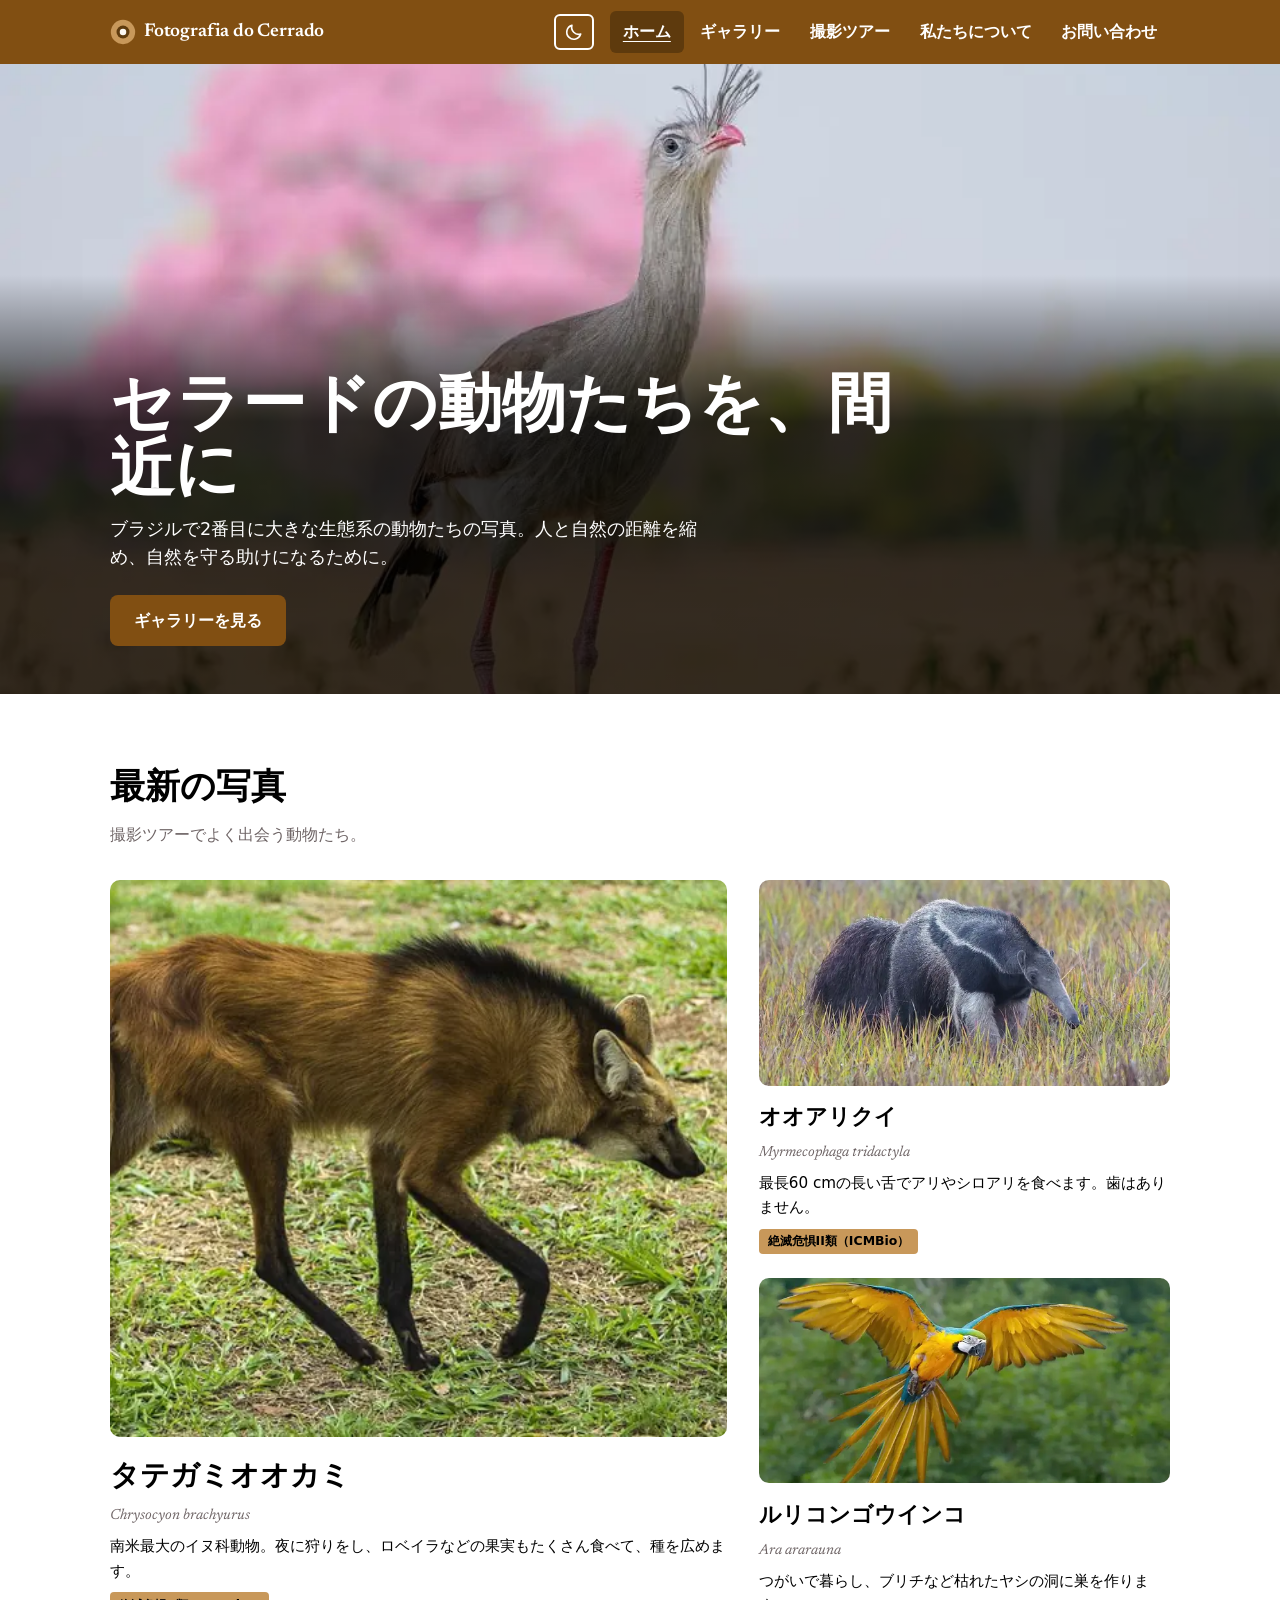
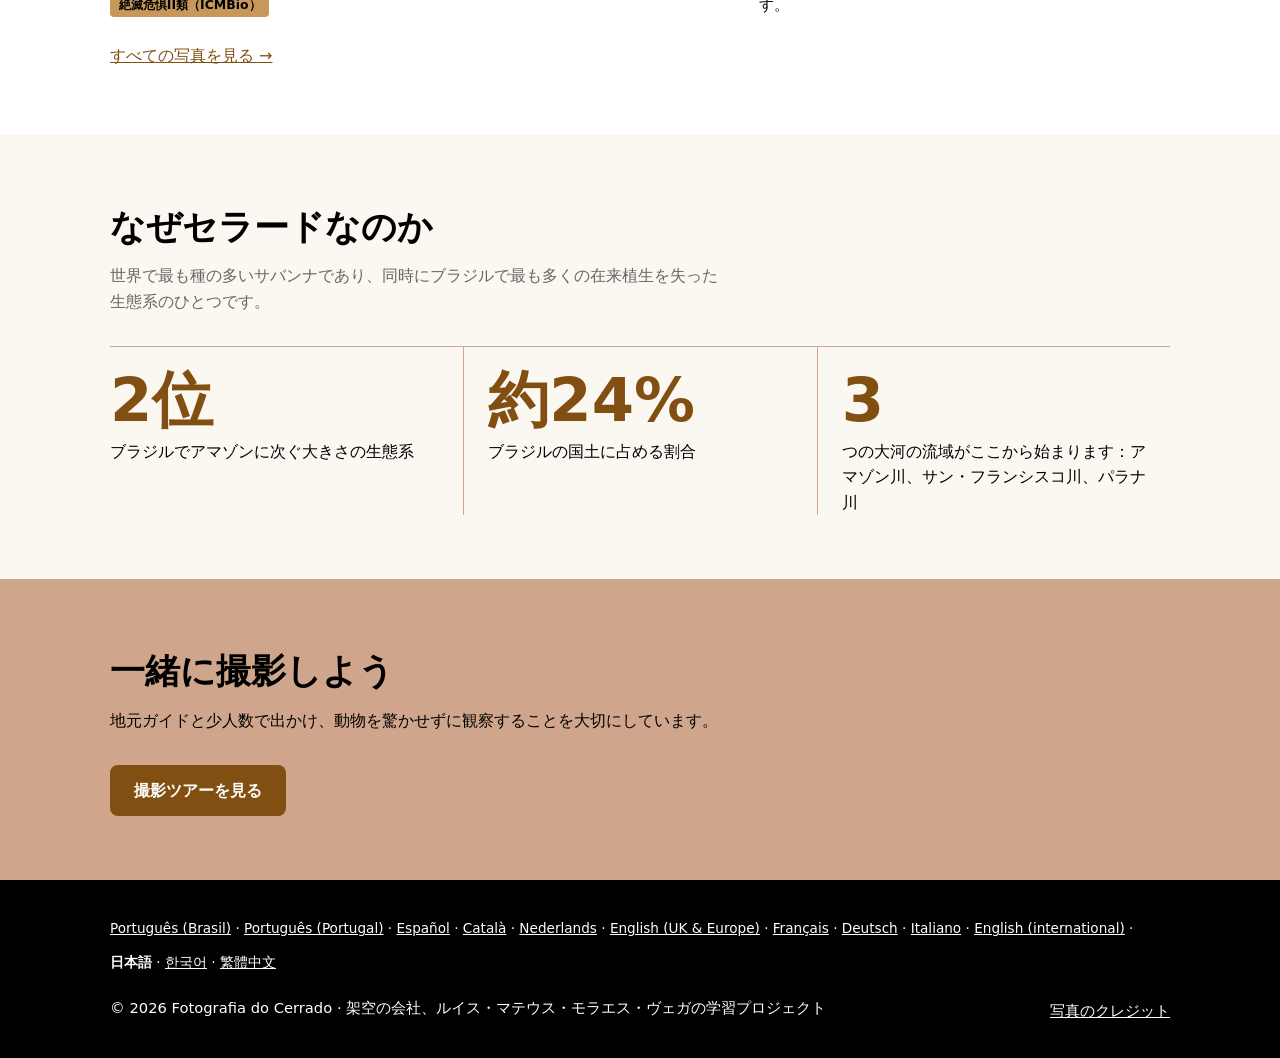
<file: ja/index.html>
<!DOCTYPE html>
<html lang="ja-JP">
<head>
    <meta charset="UTF-8">
    <meta name="viewport" content="width=device-width, initial-scale=1.0">
    <title>ホーム — Fotografia do Cerrado</title>
    <meta name="description" content="ブラジルのセラードの動物たちの写真。人と自然の距離を縮め、自然を守る助けになるために。">
    <link rel="icon" href="../img/icone.svg" type="image/svg+xml">
    <link rel="apple-touch-icon" href="../img/icone-180.png">
    <meta property="og:type" content="website">
    <meta property="og:site_name" content="Fotografia do Cerrado">
    <meta property="og:title" content="ホーム — Fotografia do Cerrado">
    <meta property="og:description" content="ブラジルのセラードの動物たちの写真。人と自然の距離を縮め、自然を守る助けになるために。">
    <meta property="og:image" content="https://cerrado.linupedia.com.br/img/compartilhar.jpg">
    <meta property="og:image:width" content="1200">
    <meta property="og:image:height" content="630">
    <meta name="twitter:card" content="summary_large_image">
    <meta name="theme-color" content="#814F12">
    <script src="../js/tema-inicio.js?v=3"></script>
    <link rel="preload" href="../fontes/newsreader-600.woff2" as="font" type="font/woff2" crossorigin>
    <link rel="stylesheet" href="../css/estilo.css?v=25">
    <script src="../js/tema.js?v=2" defer></script>
    <script src="../js/menu.js?v=2" defer></script>
    <link rel="alternate" hreflang="pt-BR" href="https://cerrado.linupedia.com.br/">
    <link rel="alternate" hreflang="pt-PT" href="https://cerrado.linupedia.com.br/pt-pt/">
    <link rel="alternate" hreflang="es-ES" href="https://cerrado.linupedia.com.br/es/">
    <link rel="alternate" hreflang="ca" href="https://cerrado.linupedia.com.br/ca/">
    <link rel="alternate" hreflang="nl" href="https://cerrado.linupedia.com.br/nl/">
    <link rel="alternate" hreflang="en-GB" href="https://cerrado.linupedia.com.br/en/">
    <link rel="alternate" hreflang="fr-FR" href="https://cerrado.linupedia.com.br/fr/">
    <link rel="alternate" hreflang="de-DE" href="https://cerrado.linupedia.com.br/de/">
    <link rel="alternate" hreflang="it-IT" href="https://cerrado.linupedia.com.br/it/">
    <link rel="alternate" hreflang="en" href="https://cerrado.linupedia.com.br/intl/">
    <link rel="alternate" hreflang="ja-JP" href="https://cerrado.linupedia.com.br/ja/">
    <link rel="alternate" hreflang="ko-KR" href="https://cerrado.linupedia.com.br/ko/">
    <link rel="alternate" hreflang="zh-Hant" href="https://cerrado.linupedia.com.br/zh-hant/">
<script type="application/json" id="textos-estudo">{"obrigado":"{nome}さん、ありがとうございます！これはデモ用のページなので、メッセージは実際には送信されていません。","est_chuvas":"雨季","est_seca":"乾季のはじめ","est_auge":"乾季のさなか","nota_chuvas":"セラードは緑になり、多くの鳥が巣をつくり、10月から1月にはペキーが実ります。道がぬかるむことがあるので、短いツアーがおすすめです。","nota_seca":"草が乾いて低くなり、遠くの動物も見つけやすくなります。紫のイペーが咲き、夕方はタテガミオオカミの時間です。","nota_auge":"黄色と白のイペーが咲き、動物たちは水辺に集まります。日中は暑く、明け方は冷え込みます。野火にはとくに注意を。","boa_epoca":"ベストシーズン","anterior":"前の写真","proxima":"次の写真","posicao":"{n} / {total}"}</script>

</head>
<body>
    <a class="pular" href="#conteudo">本文へスキップ</a>
    <header class="topo">
        <div class="container">
            <a class="marca" href="index.html"><svg viewBox="0 0 32 32" aria-hidden="true"><circle cx="16" cy="16" r="15" fill="#C8985A"/><circle cx="16" cy="16" r="8" fill="#5E3A0D"/><circle cx="16" cy="16" r="4" fill="#FBF7F1"/></svg> Fotografia do Cerrado</a>
            <button class="botao-tema" type="button" data-escuro="ダークモードに切り替える" data-claro="ライトモードに切り替える" aria-label="ダークモードに切り替える"><svg class="lua" viewBox="0 0 24 24" width="20" height="20" aria-hidden="true"><path d="M20 14.5A8.5 8.5 0 0 1 9.5 4a8.5 8.5 0 1 0 10.5 10.5Z"/></svg><svg class="sol" viewBox="0 0 24 24" width="20" height="20" aria-hidden="true"><circle cx="12" cy="12" r="4.5"/><path d="M12 1.5v3M12 19.5v3M1.5 12h3M19.5 12h3M4.6 4.6l2.1 2.1M17.3 17.3l2.1 2.1M4.6 19.4l2.1-2.1M17.3 6.7l2.1-2.1"/></svg></button>
            <button class="botao-menu" type="button" aria-expanded="false" aria-controls="menu">メニュー</button>
            <nav aria-label="メインナビゲーション">
                <ul class="menu" id="menu"><li><a href="index.html" aria-current="page">ホーム</a></li><li><a href="galeria.html">ギャラリー</a></li><li><a href="expedicoes.html">撮影ツアー</a></li><li><a href="sobre.html">私たちについて</a></li><li><a href="contato.html">お問い合わせ</a></li></ul>
            </nav>
        </div>
    </header>

    <main id="conteudo">

        <section class="abertura">
            <img src="../img/abertura-seriema-ipe.webp" srcset="../img/abertura-seriema-ipe-640.webp 640w, ../img/abertura-seriema-ipe.webp 1000w" sizes="100vw" alt="金色の草原にいるアカノガンモドキと、背景に咲くピンクのイペー" width="1000" height="667" loading="eager" fetchpriority="high">
            <div class="faixa">
                <div class="container">
                    <h1>セラードの動物たちを、間近に</h1>
                    <p>ブラジルで2番目に大きな生態系の動物たちの写真。人と自然の距離を縮め、自然を守る助けになるために。</p>
                    <a class="botao" href="galeria.html">ギャラリーを見る</a>
                </div>
            </div>
        </section>

        <section class="secao">
            <div class="container">
                <h2>最新の写真</h2>
                <p class="intro">撮影ツアーでよく出会う動物たち。</p>
                <div class="grade destaque">
                <article class="foto" data-grupo="mamiferos">
                    <img src="../img/lobo-guara.webp" srcset="../img/lobo-guara-640.webp 640w, ../img/lobo-guara.webp 1000w" sizes="(max-width: 760px) 100vw, 50vw" alt="オレンジ色の毛と黒い脚のタテガミオオカミが草の上を歩いている" width="1000" height="647" loading="lazy">
                    <div class="legenda">
                        <h3>タテガミオオカミ</h3>
                        <p class="cientifico">Chrysocyon brachyurus</p>
                        <p>南米最大のイヌ科動物。夜に狩りをし、ロベイラなどの果実もたくさん食べて、種を広めます。</p>
                        <span class="selo">絶滅危惧II類（ICMBio）</span>
                    </div>
                </article>
                <article class="foto" data-grupo="mamiferos">
                    <img src="../img/tamandua-bandeira.webp" srcset="../img/tamandua-bandeira-640.webp 640w, ../img/tamandua-bandeira.webp 1000w" sizes="(max-width: 760px) 100vw, 50vw" alt="肩に黒い帯のある灰色のオオアリクイが草むらで餌を探している" width="1000" height="667" loading="lazy">
                    <div class="legenda">
                        <h3>オオアリクイ</h3>
                        <p class="cientifico">Myrmecophaga tridactyla</p>
                        <p>最長60 cmの長い舌でアリやシロアリを食べます。歯はありません。</p>
                        <span class="selo">絶滅危惧II類（ICMBio）</span>
                    </div>
                </article>
                <article class="foto" data-grupo="aves">
                    <img src="../img/arara-caninde.webp" srcset="../img/arara-caninde-640.webp 640w, ../img/arara-caninde.webp 1000w" sizes="(max-width: 760px) 100vw, 50vw" alt="青と黄色のルリコンゴウインコが森の上を翼を広げて飛んでいる" width="1000" height="772" loading="lazy">
                    <div class="legenda">
                        <h3>ルリコンゴウインコ</h3>
                        <p class="cientifico">Ara ararauna</p>
                        <p>つがいで暮らし、ブリチなど枯れたヤシの洞に巣を作ります。</p>

                    </div>
                </article>
                </div>
                <p class="mais"><a href="galeria.html">すべての写真を見る →</a></p>
            </div>
        </section>

        <section class="secao creme">
            <div class="container">
                <h2>なぜセラードなのか</h2>
                <p class="intro">世界で最も種の多いサバンナであり、同時にブラジルで最も多くの在来植生を失った生態系のひとつです。</p>
                <div class="fatos">
                    <div><strong>2位</strong>ブラジルでアマゾンに次ぐ大きさの生態系</div>
                    <div><strong>約24%</strong>ブラジルの国土に占める割合</div>
                    <div><strong>3</strong>つの大河の流域がここから始まります：アマゾン川、サン・フランシスコ川、パラナ川</div>
                </div>
            </div>
        </section>

        <section class="secao terra">
            <div class="container">
                <h2>一緒に撮影しよう</h2>
                <p class="intro">地元ガイドと少人数で出かけ、動物を驚かせずに観察することを大切にしています。</p>
                <a class="botao" href="expedicoes.html">撮影ツアーを見る</a>
            </div>
        </section>


    </main>


    <footer class="rodape">
        <div class="container">
            <nav class="idiomas-rodape" aria-label="地域と言語"><a href="../" hreflang="pt-BR" lang="pt-BR">Português (Brasil)</a> · <a href="../pt-pt/" hreflang="pt-PT" lang="pt-PT">Português (Portugal)</a> · <a href="../es/" hreflang="es-ES" lang="es-ES">Español</a> · <a href="../ca/" hreflang="ca" lang="ca">Català</a> · <a href="../nl/" hreflang="nl" lang="nl">Nederlands</a> · <a href="../en/" hreflang="en-GB" lang="en-GB">English (UK &amp; Europe)</a> · <a href="../fr/" hreflang="fr-FR" lang="fr-FR">Français</a> · <a href="../de/" hreflang="de-DE" lang="de-DE">Deutsch</a> · <a href="../it/" hreflang="it-IT" lang="it-IT">Italiano</a> · <a href="../intl/" hreflang="en" lang="en">English (international)</a> · <a href="../ja/" hreflang="ja-JP" lang="ja-JP" aria-current="true">日本語</a> · <a href="../ko/" hreflang="ko-KR" lang="ko-KR">한국어</a> · <a href="../zh-hant/" hreflang="zh-Hant" lang="zh-Hant">繁體中文</a></nav>
            <p>© 2026 Fotografia do Cerrado · 架空の会社、ルイス・マテウス・モラエス・ヴェガの学習プロジェクト</p>
            <p><a href="creditos.html">写真のクレジット</a></p>
        </div>
    </footer>
</body>
</html>
</file>
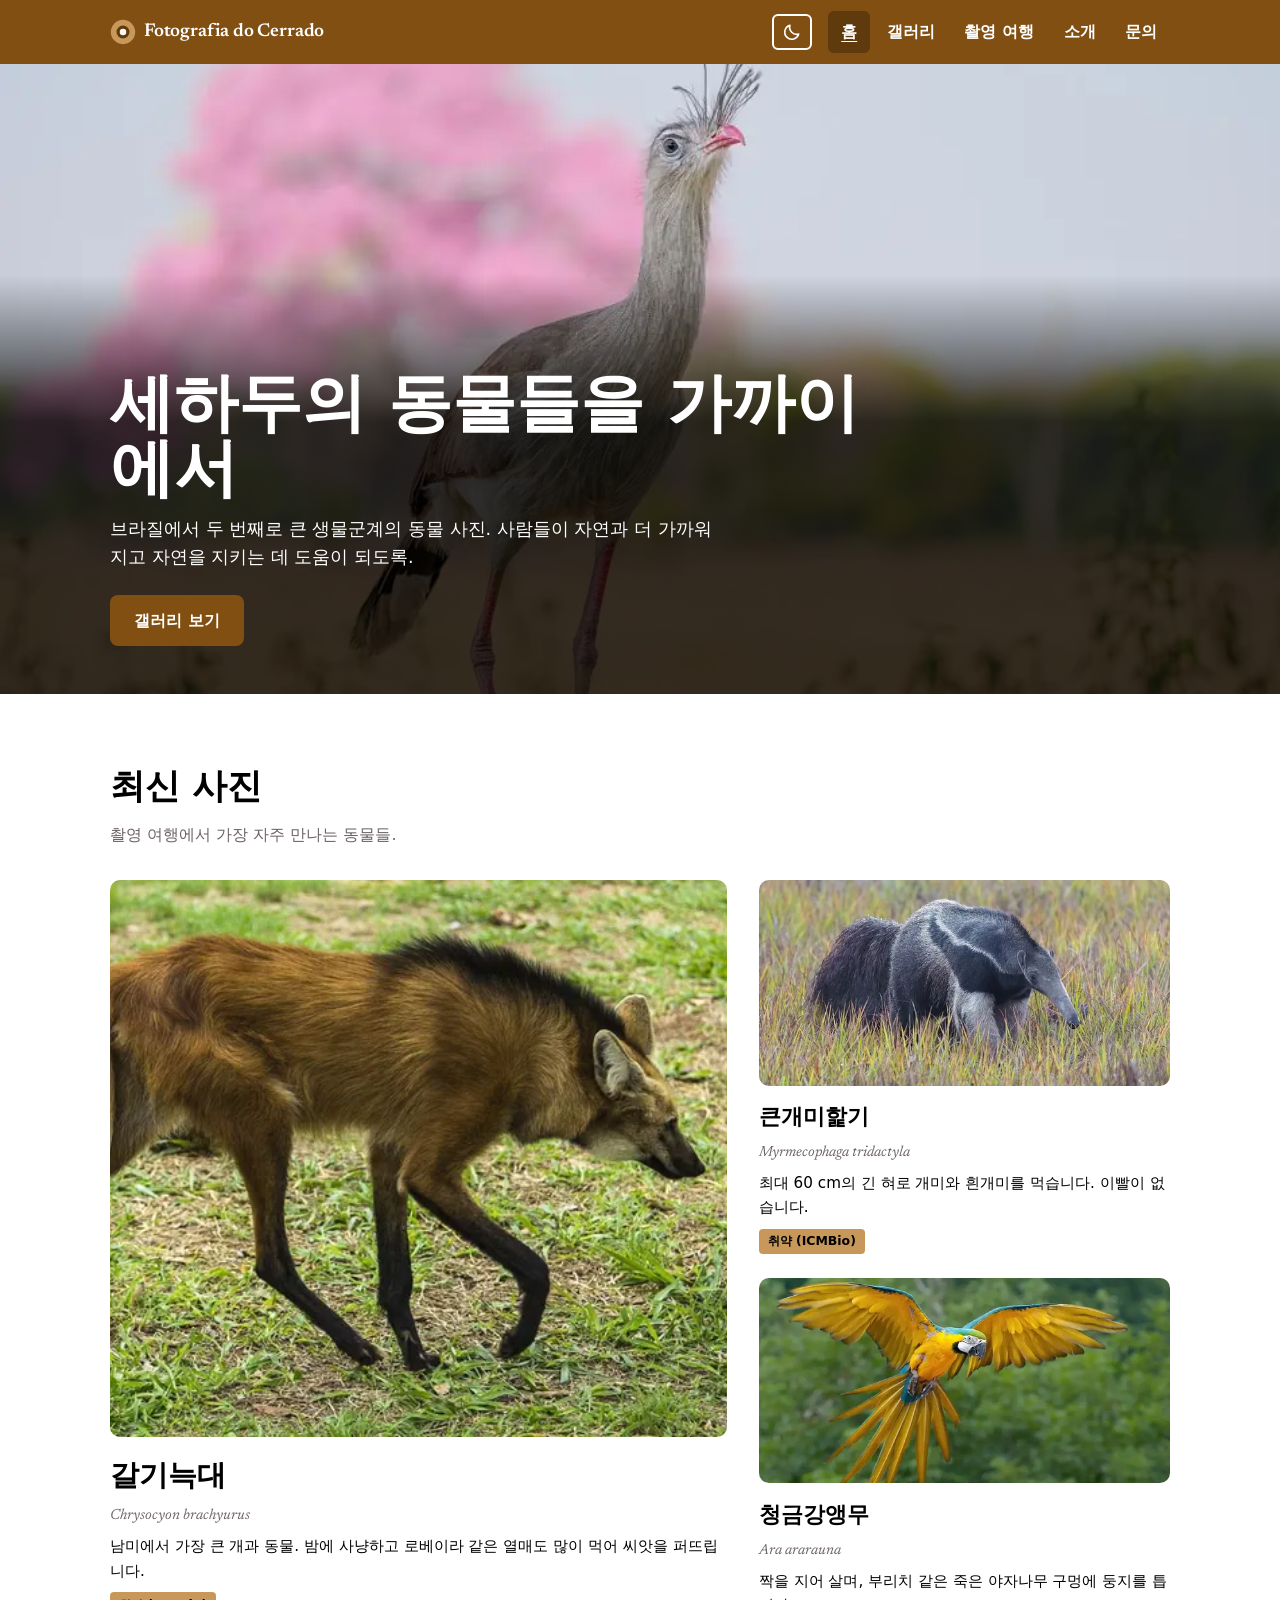
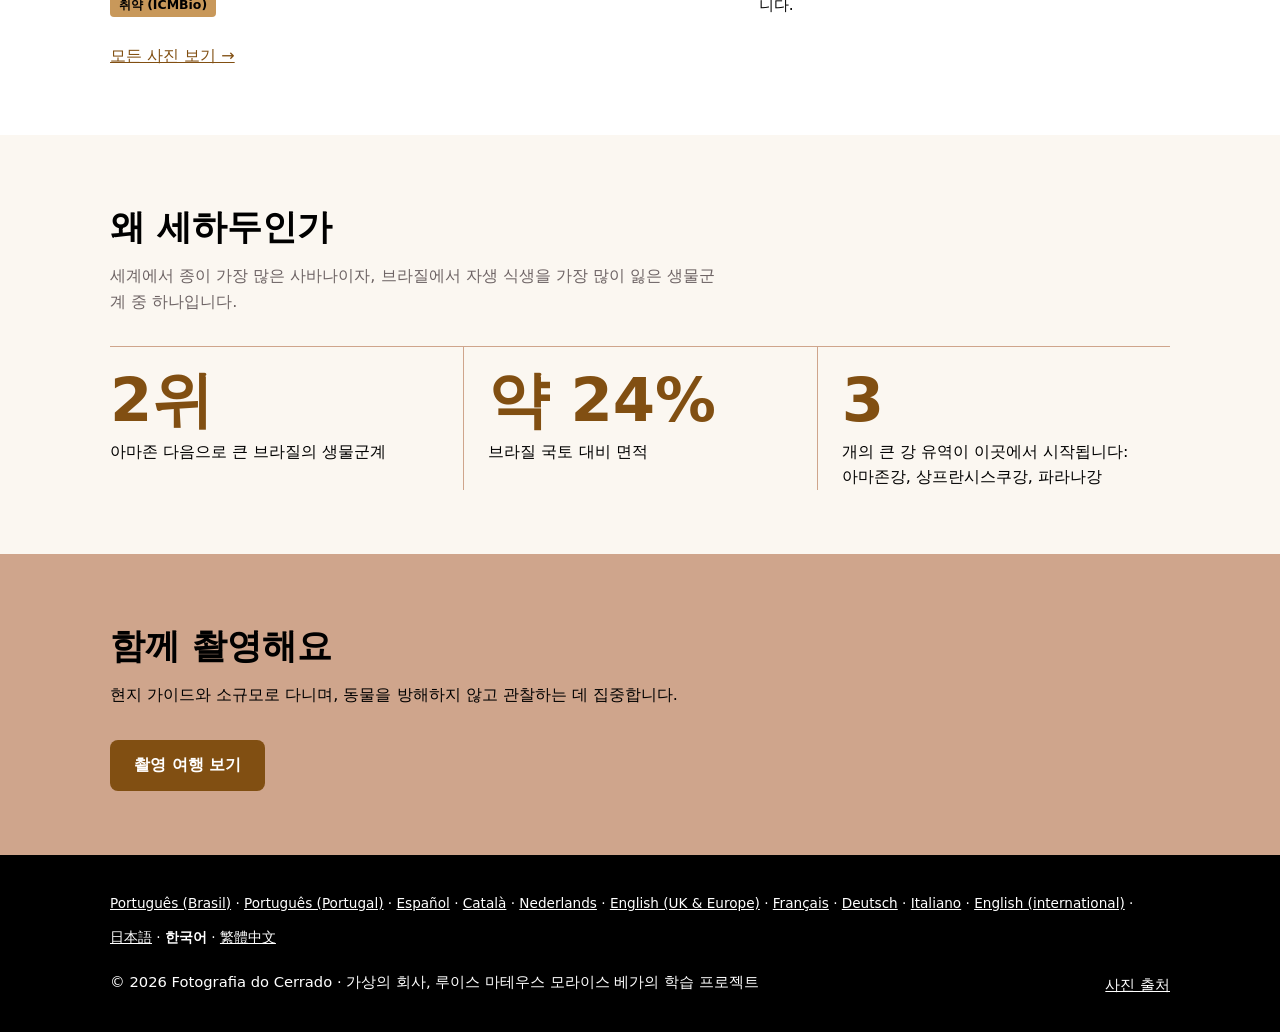
<file: ko/index.html>
<!DOCTYPE html>
<html lang="ko-KR">
<head>
    <meta charset="UTF-8">
    <meta name="viewport" content="width=device-width, initial-scale=1.0">
    <title>홈 — Fotografia do Cerrado</title>
    <meta name="description" content="브라질 세하두의 동물 사진. 사람들이 자연과 더 가까워지고 자연을 지키는 데 도움이 되도록.">
    <link rel="icon" href="../img/icone.svg" type="image/svg+xml">
    <link rel="apple-touch-icon" href="../img/icone-180.png">
    <meta property="og:type" content="website">
    <meta property="og:site_name" content="Fotografia do Cerrado">
    <meta property="og:title" content="홈 — Fotografia do Cerrado">
    <meta property="og:description" content="브라질 세하두의 동물 사진. 사람들이 자연과 더 가까워지고 자연을 지키는 데 도움이 되도록.">
    <meta property="og:image" content="https://cerrado.linupedia.com.br/img/compartilhar.jpg">
    <meta property="og:image:width" content="1200">
    <meta property="og:image:height" content="630">
    <meta name="twitter:card" content="summary_large_image">
    <meta name="theme-color" content="#814F12">
    <script src="../js/tema-inicio.js?v=3"></script>
    <link rel="preload" href="../fontes/newsreader-600.woff2" as="font" type="font/woff2" crossorigin>
    <link rel="stylesheet" href="../css/estilo.css?v=25">
    <script src="../js/tema.js?v=2" defer></script>
    <script src="../js/menu.js?v=2" defer></script>
    <link rel="alternate" hreflang="pt-BR" href="https://cerrado.linupedia.com.br/">
    <link rel="alternate" hreflang="pt-PT" href="https://cerrado.linupedia.com.br/pt-pt/">
    <link rel="alternate" hreflang="es-ES" href="https://cerrado.linupedia.com.br/es/">
    <link rel="alternate" hreflang="ca" href="https://cerrado.linupedia.com.br/ca/">
    <link rel="alternate" hreflang="nl" href="https://cerrado.linupedia.com.br/nl/">
    <link rel="alternate" hreflang="en-GB" href="https://cerrado.linupedia.com.br/en/">
    <link rel="alternate" hreflang="fr-FR" href="https://cerrado.linupedia.com.br/fr/">
    <link rel="alternate" hreflang="de-DE" href="https://cerrado.linupedia.com.br/de/">
    <link rel="alternate" hreflang="it-IT" href="https://cerrado.linupedia.com.br/it/">
    <link rel="alternate" hreflang="en" href="https://cerrado.linupedia.com.br/intl/">
    <link rel="alternate" hreflang="ja-JP" href="https://cerrado.linupedia.com.br/ja/">
    <link rel="alternate" hreflang="ko-KR" href="https://cerrado.linupedia.com.br/ko/">
    <link rel="alternate" hreflang="zh-Hant" href="https://cerrado.linupedia.com.br/zh-hant/">
<script type="application/json" id="textos-estudo">{"obrigado":"{nome}님, 감사합니다! 이 페이지는 데모라서 메시지가 실제로 전송되지는 않았습니다.","est_chuvas":"우기","est_seca":"건기 시작","est_auge":"한창인 건기","nota_chuvas":"세하두가 푸르러지고, 많은 새가 둥지를 틀고, 10월부터 1월까지 페키가 열려요. 길이 질척일 수 있어 짧은 탐사가 좋아요.","nota_seca":"풀이 마르고 낮아져서 멀리 있는 동물도 잘 보여요. 보라색 이페가 피고, 늦은 오후는 갈기늑대의 시간이에요.","nota_auge":"노란색과 흰색 이페가 피고, 동물들이 물가로 모여요. 낮에는 덥고 새벽에는 추우며, 들불을 특히 조심해야 해요.","boa_epoca":"가장 좋은 시기","anterior":"이전 사진","proxima":"다음 사진","posicao":"{n} / {total}"}</script>

</head>
<body>
    <a class="pular" href="#conteudo">본문으로 건너뛰기</a>
    <header class="topo">
        <div class="container">
            <a class="marca" href="index.html"><svg viewBox="0 0 32 32" aria-hidden="true"><circle cx="16" cy="16" r="15" fill="#C8985A"/><circle cx="16" cy="16" r="8" fill="#5E3A0D"/><circle cx="16" cy="16" r="4" fill="#FBF7F1"/></svg> Fotografia do Cerrado</a>
            <button class="botao-tema" type="button" data-escuro="다크 모드로 바꾸기" data-claro="라이트 모드로 바꾸기" aria-label="다크 모드로 바꾸기"><svg class="lua" viewBox="0 0 24 24" width="20" height="20" aria-hidden="true"><path d="M20 14.5A8.5 8.5 0 0 1 9.5 4a8.5 8.5 0 1 0 10.5 10.5Z"/></svg><svg class="sol" viewBox="0 0 24 24" width="20" height="20" aria-hidden="true"><circle cx="12" cy="12" r="4.5"/><path d="M12 1.5v3M12 19.5v3M1.5 12h3M19.5 12h3M4.6 4.6l2.1 2.1M17.3 17.3l2.1 2.1M4.6 19.4l2.1-2.1M17.3 6.7l2.1-2.1"/></svg></button>
            <button class="botao-menu" type="button" aria-expanded="false" aria-controls="menu">메뉴</button>
            <nav aria-label="주 메뉴">
                <ul class="menu" id="menu"><li><a href="index.html" aria-current="page">홈</a></li><li><a href="galeria.html">갤러리</a></li><li><a href="expedicoes.html">촬영 여행</a></li><li><a href="sobre.html">소개</a></li><li><a href="contato.html">문의</a></li></ul>
            </nav>
        </div>
    </header>

    <main id="conteudo">

        <section class="abertura">
            <img src="../img/abertura-seriema-ipe.webp" srcset="../img/abertura-seriema-ipe-640.webp 640w, ../img/abertura-seriema-ipe.webp 1000w" sizes="100vw" alt="금빛 풀밭의 붉은다리세리에마와 뒤로 꽃이 핀 분홍 이페 나무" width="1000" height="667" loading="eager" fetchpriority="high">
            <div class="faixa">
                <div class="container">
                    <h1>세하두의 동물들을 가까이에서</h1>
                    <p>브라질에서 두 번째로 큰 생물군계의 동물 사진. 사람들이 자연과 더 가까워지고 자연을 지키는 데 도움이 되도록.</p>
                    <a class="botao" href="galeria.html">갤러리 보기</a>
                </div>
            </div>
        </section>

        <section class="secao">
            <div class="container">
                <h2>최신 사진</h2>
                <p class="intro">촬영 여행에서 가장 자주 만나는 동물들.</p>
                <div class="grade destaque">
                <article class="foto" data-grupo="mamiferos">
                    <img src="../img/lobo-guara.webp" srcset="../img/lobo-guara-640.webp 640w, ../img/lobo-guara.webp 1000w" sizes="(max-width: 760px) 100vw, 50vw" alt="주황색 털과 검은 다리의 갈기늑대가 풀밭을 걷고 있다" width="1000" height="647" loading="lazy">
                    <div class="legenda">
                        <h3>갈기늑대</h3>
                        <p class="cientifico">Chrysocyon brachyurus</p>
                        <p>남미에서 가장 큰 개과 동물. 밤에 사냥하고 로베이라 같은 열매도 많이 먹어 씨앗을 퍼뜨립니다.</p>
                        <span class="selo">취약 (ICMBio)</span>
                    </div>
                </article>
                <article class="foto" data-grupo="mamiferos">
                    <img src="../img/tamandua-bandeira.webp" srcset="../img/tamandua-bandeira-640.webp 640w, ../img/tamandua-bandeira.webp 1000w" sizes="(max-width: 760px) 100vw, 50vw" alt="어깨에 검은 띠가 있는 회색 큰개미핥기가 풀숲에서 먹이를 찾고 있다" width="1000" height="667" loading="lazy">
                    <div class="legenda">
                        <h3>큰개미핥기</h3>
                        <p class="cientifico">Myrmecophaga tridactyla</p>
                        <p>최대 60 cm의 긴 혀로 개미와 흰개미를 먹습니다. 이빨이 없습니다.</p>
                        <span class="selo">취약 (ICMBio)</span>
                    </div>
                </article>
                <article class="foto" data-grupo="aves">
                    <img src="../img/arara-caninde.webp" srcset="../img/arara-caninde-640.webp 640w, ../img/arara-caninde.webp 1000w" sizes="(max-width: 760px) 100vw, 50vw" alt="파란색과 노란색의 청금강앵무가 숲 위를 날개를 펴고 날고 있다" width="1000" height="772" loading="lazy">
                    <div class="legenda">
                        <h3>청금강앵무</h3>
                        <p class="cientifico">Ara ararauna</p>
                        <p>짝을 지어 살며, 부리치 같은 죽은 야자나무 구멍에 둥지를 틉니다.</p>

                    </div>
                </article>
                </div>
                <p class="mais"><a href="galeria.html">모든 사진 보기 →</a></p>
            </div>
        </section>

        <section class="secao creme">
            <div class="container">
                <h2>왜 세하두인가</h2>
                <p class="intro">세계에서 종이 가장 많은 사바나이자, 브라질에서 자생 식생을 가장 많이 잃은 생물군계 중 하나입니다.</p>
                <div class="fatos">
                    <div><strong>2위</strong>아마존 다음으로 큰 브라질의 생물군계</div>
                    <div><strong>약 24%</strong>브라질 국토 대비 면적</div>
                    <div><strong>3</strong>개의 큰 강 유역이 이곳에서 시작됩니다: 아마존강, 상프란시스쿠강, 파라나강</div>
                </div>
            </div>
        </section>

        <section class="secao terra">
            <div class="container">
                <h2>함께 촬영해요</h2>
                <p class="intro">현지 가이드와 소규모로 다니며, 동물을 방해하지 않고 관찰하는 데 집중합니다.</p>
                <a class="botao" href="expedicoes.html">촬영 여행 보기</a>
            </div>
        </section>


    </main>


    <footer class="rodape">
        <div class="container">
            <nav class="idiomas-rodape" aria-label="지역 및 언어"><a href="../" hreflang="pt-BR" lang="pt-BR">Português (Brasil)</a> · <a href="../pt-pt/" hreflang="pt-PT" lang="pt-PT">Português (Portugal)</a> · <a href="../es/" hreflang="es-ES" lang="es-ES">Español</a> · <a href="../ca/" hreflang="ca" lang="ca">Català</a> · <a href="../nl/" hreflang="nl" lang="nl">Nederlands</a> · <a href="../en/" hreflang="en-GB" lang="en-GB">English (UK &amp; Europe)</a> · <a href="../fr/" hreflang="fr-FR" lang="fr-FR">Français</a> · <a href="../de/" hreflang="de-DE" lang="de-DE">Deutsch</a> · <a href="../it/" hreflang="it-IT" lang="it-IT">Italiano</a> · <a href="../intl/" hreflang="en" lang="en">English (international)</a> · <a href="../ja/" hreflang="ja-JP" lang="ja-JP">日本語</a> · <a href="../ko/" hreflang="ko-KR" lang="ko-KR" aria-current="true">한국어</a> · <a href="../zh-hant/" hreflang="zh-Hant" lang="zh-Hant">繁體中文</a></nav>
            <p>© 2026 Fotografia do Cerrado · 가상의 회사, 루이스 마테우스 모라이스 베가의 학습 프로젝트</p>
            <p><a href="creditos.html">사진 출처</a></p>
        </div>
    </footer>
</body>
</html>
</file>
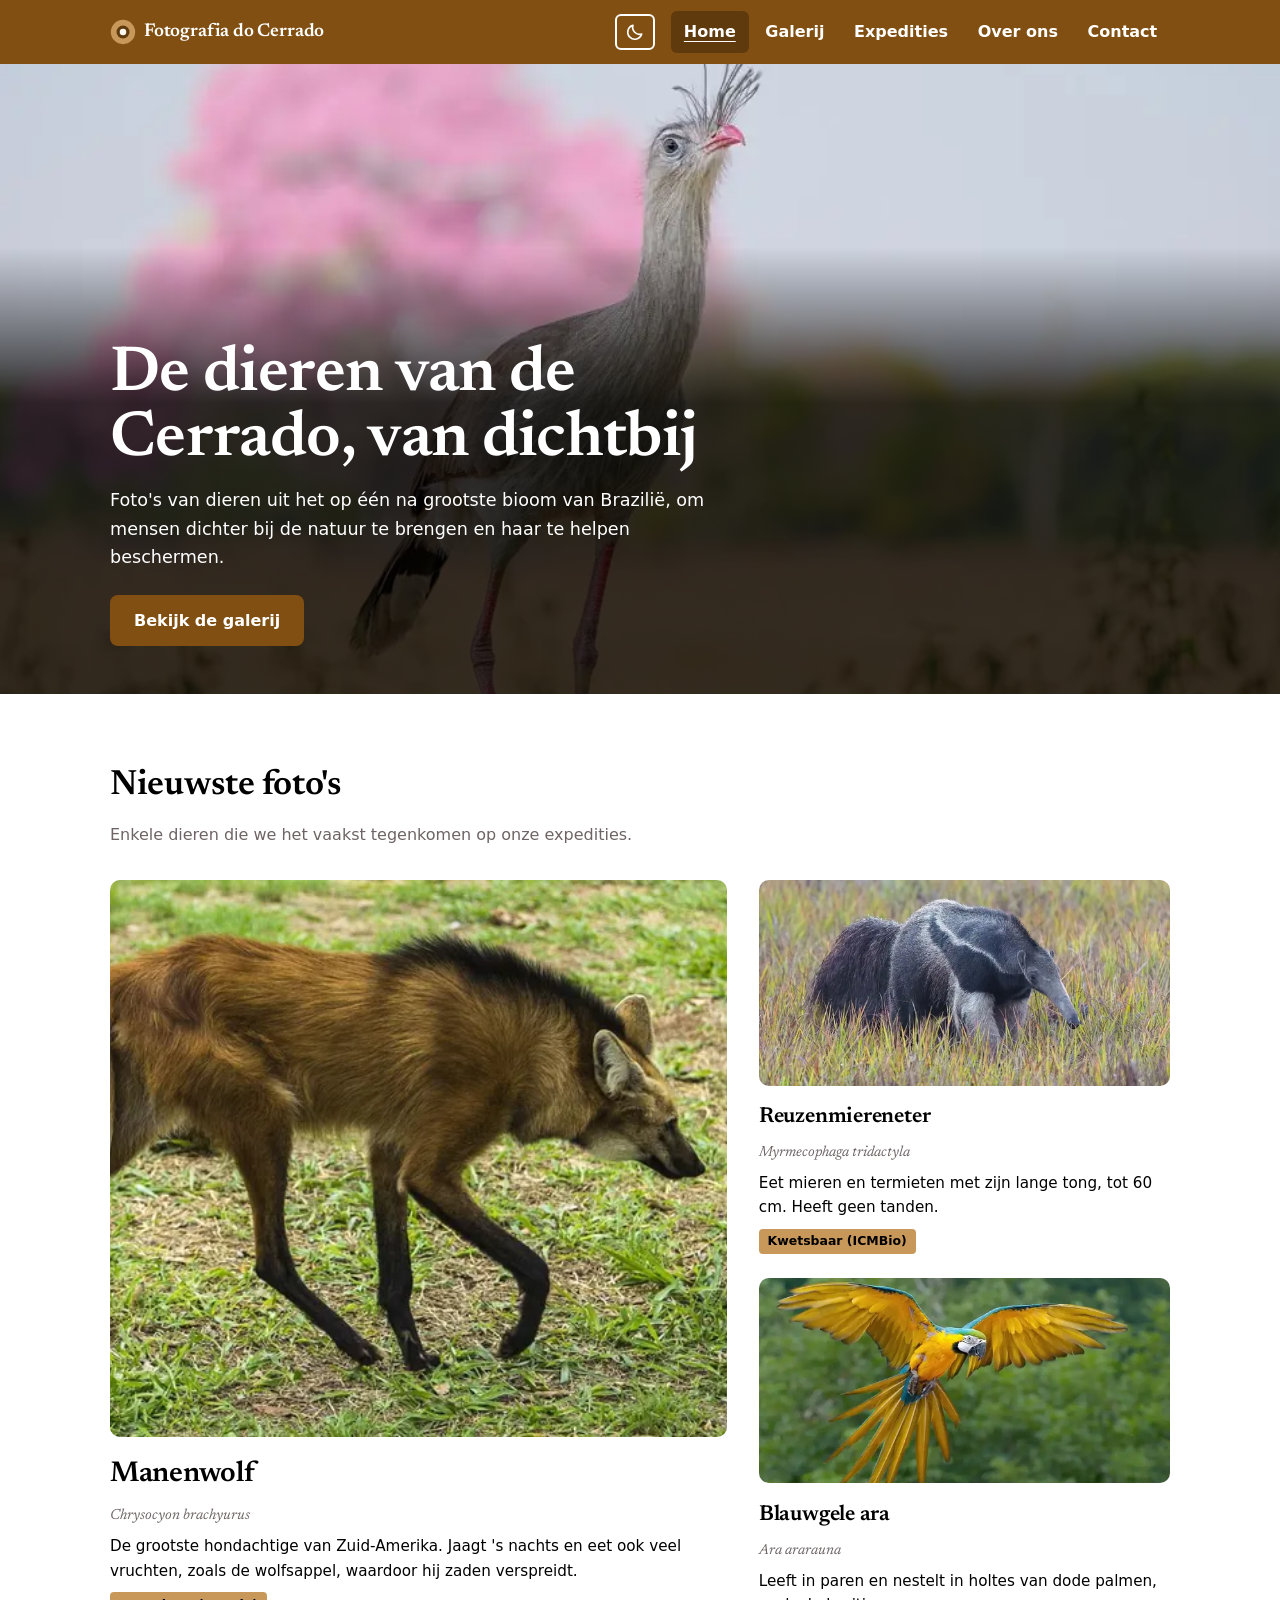
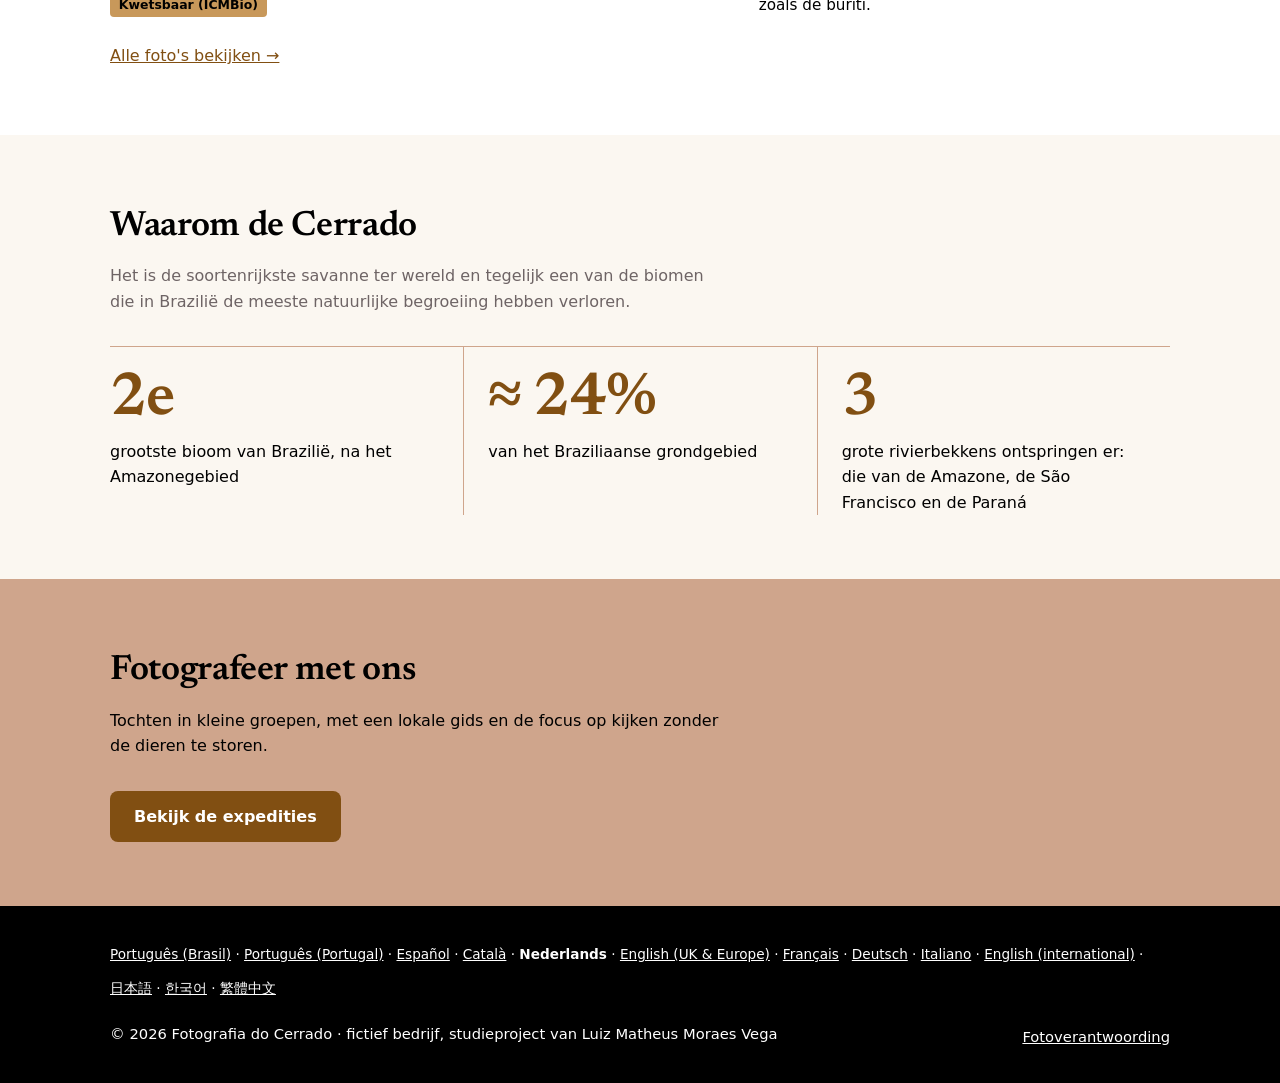
<file: nl/index.html>
<!DOCTYPE html>
<html lang="nl">
<head>
    <meta charset="UTF-8">
    <meta name="viewport" content="width=device-width, initial-scale=1.0">
    <title>Home — Fotografia do Cerrado</title>
    <meta name="description" content="Foto's van de dieren van de Braziliaanse Cerrado, om mensen dichter bij de natuur te brengen en haar te helpen beschermen.">
    <link rel="icon" href="../img/icone.svg" type="image/svg+xml">
    <link rel="apple-touch-icon" href="../img/icone-180.png">
    <meta property="og:type" content="website">
    <meta property="og:site_name" content="Fotografia do Cerrado">
    <meta property="og:title" content="Home — Fotografia do Cerrado">
    <meta property="og:description" content="Foto's van de dieren van de Braziliaanse Cerrado, om mensen dichter bij de natuur te brengen en haar te helpen beschermen.">
    <meta property="og:image" content="https://cerrado.linupedia.com.br/img/compartilhar.jpg">
    <meta property="og:image:width" content="1200">
    <meta property="og:image:height" content="630">
    <meta name="twitter:card" content="summary_large_image">
    <meta name="theme-color" content="#814F12">
    <script src="../js/tema-inicio.js?v=3"></script>
    <link rel="preload" href="../fontes/newsreader-600.woff2" as="font" type="font/woff2" crossorigin>
    <link rel="stylesheet" href="../css/estilo.css?v=25">
    <script src="../js/tema.js?v=2" defer></script>
    <script src="../js/menu.js?v=2" defer></script>
    <link rel="alternate" hreflang="pt-BR" href="https://cerrado.linupedia.com.br/">
    <link rel="alternate" hreflang="pt-PT" href="https://cerrado.linupedia.com.br/pt-pt/">
    <link rel="alternate" hreflang="es-ES" href="https://cerrado.linupedia.com.br/es/">
    <link rel="alternate" hreflang="ca" href="https://cerrado.linupedia.com.br/ca/">
    <link rel="alternate" hreflang="nl" href="https://cerrado.linupedia.com.br/nl/">
    <link rel="alternate" hreflang="en-GB" href="https://cerrado.linupedia.com.br/en/">
    <link rel="alternate" hreflang="fr-FR" href="https://cerrado.linupedia.com.br/fr/">
    <link rel="alternate" hreflang="de-DE" href="https://cerrado.linupedia.com.br/de/">
    <link rel="alternate" hreflang="it-IT" href="https://cerrado.linupedia.com.br/it/">
    <link rel="alternate" hreflang="en" href="https://cerrado.linupedia.com.br/intl/">
    <link rel="alternate" hreflang="ja-JP" href="https://cerrado.linupedia.com.br/ja/">
    <link rel="alternate" hreflang="ko-KR" href="https://cerrado.linupedia.com.br/ko/">
    <link rel="alternate" hreflang="zh-Hant" href="https://cerrado.linupedia.com.br/zh-hant/">
<script type="application/json" id="textos-estudo">{"obrigado":"Bedankt, {nome}! Dit is een demopagina: je bericht is niet echt verstuurd.","est_chuvas":"Regentijd","est_seca":"Begin van de droge tijd","est_auge":"Hartje droge tijd","nota_chuvas":"De cerrado wordt groen, veel vogels broeden en de pequi draagt vrucht van oktober tot januari. Paden kunnen modderig zijn: korte tochten werken het best.","nota_seca":"Het gras droogt op en wordt lager, zodat je dieren van ver ziet. De paarse ipês bloeien, en de late middag is het uur van de manenwolf.","nota_auge":"De gele en witte ipês bloeien, en de dieren verzamelen zich bij het water. Warme dagen, koude nachten en extra opletten voor natuurbranden.","boa_epoca":"Beste tijd","anterior":"Vorige foto","proxima":"Volgende foto","posicao":"{n} van {total}"}</script>

</head>
<body>
    <a class="pular" href="#conteudo">Naar de inhoud</a>
    <header class="topo">
        <div class="container">
            <a class="marca" href="index.html"><svg viewBox="0 0 32 32" aria-hidden="true"><circle cx="16" cy="16" r="15" fill="#C8985A"/><circle cx="16" cy="16" r="8" fill="#5E3A0D"/><circle cx="16" cy="16" r="4" fill="#FBF7F1"/></svg> Fotografia do Cerrado</a>
            <button class="botao-tema" type="button" data-escuro="Naar de donkere modus" data-claro="Naar de lichte modus" aria-label="Naar de donkere modus"><svg class="lua" viewBox="0 0 24 24" width="20" height="20" aria-hidden="true"><path d="M20 14.5A8.5 8.5 0 0 1 9.5 4a8.5 8.5 0 1 0 10.5 10.5Z"/></svg><svg class="sol" viewBox="0 0 24 24" width="20" height="20" aria-hidden="true"><circle cx="12" cy="12" r="4.5"/><path d="M12 1.5v3M12 19.5v3M1.5 12h3M19.5 12h3M4.6 4.6l2.1 2.1M17.3 17.3l2.1 2.1M4.6 19.4l2.1-2.1M17.3 6.7l2.1-2.1"/></svg></button>
            <button class="botao-menu" type="button" aria-expanded="false" aria-controls="menu">Menu</button>
            <nav aria-label="Hoofdnavigatie">
                <ul class="menu" id="menu"><li><a href="index.html" aria-current="page">Home</a></li><li><a href="galeria.html">Galerij</a></li><li><a href="expedicoes.html">Expedities</a></li><li><a href="sobre.html">Over ons</a></li><li><a href="contato.html">Contact</a></li></ul>
            </nav>
        </div>
    </header>

    <main id="conteudo">

        <section class="abertura">
            <img src="../img/abertura-seriema-ipe.webp" srcset="../img/abertura-seriema-ipe-640.webp 640w, ../img/abertura-seriema-ipe.webp 1000w" sizes="100vw" alt="Roodpootseriema in goudkleurig gras, met een bloeiende roze ipê op de achtergrond" width="1000" height="667" loading="eager" fetchpriority="high">
            <div class="faixa">
                <div class="container">
                    <h1>De dieren van de Cerrado, van dichtbij</h1>
                    <p>Foto's van dieren uit het op één na grootste bioom van Brazilië, om mensen dichter bij de natuur te brengen en haar te helpen beschermen.</p>
                    <a class="botao" href="galeria.html">Bekijk de galerij</a>
                </div>
            </div>
        </section>

        <section class="secao">
            <div class="container">
                <h2>Nieuwste foto's</h2>
                <p class="intro">Enkele dieren die we het vaakst tegenkomen op onze expedities.</p>
                <div class="grade destaque">
                <article class="foto" data-grupo="mamiferos">
                    <img src="../img/lobo-guara.webp" srcset="../img/lobo-guara-640.webp 640w, ../img/lobo-guara.webp 1000w" sizes="(max-width: 760px) 100vw, 50vw" alt="Manenwolf met oranje vacht en zwarte poten die over het gras loopt" width="1000" height="647" loading="lazy">
                    <div class="legenda">
                        <h3>Manenwolf</h3>
                        <p class="cientifico">Chrysocyon brachyurus</p>
                        <p>De grootste hondachtige van Zuid-Amerika. Jaagt 's nachts en eet ook veel vruchten, zoals de wolfsappel, waardoor hij zaden verspreidt.</p>
                        <span class="selo">Kwetsbaar (ICMBio)</span>
                    </div>
                </article>
                <article class="foto" data-grupo="mamiferos">
                    <img src="../img/tamandua-bandeira.webp" srcset="../img/tamandua-bandeira-640.webp 640w, ../img/tamandua-bandeira.webp 1000w" sizes="(max-width: 760px) 100vw, 50vw" alt="Grijze reuzenmiereneter met de zwarte schouderstreep, op zoek naar voedsel in het gras" width="1000" height="667" loading="lazy">
                    <div class="legenda">
                        <h3>Reuzenmiereneter</h3>
                        <p class="cientifico">Myrmecophaga tridactyla</p>
                        <p>Eet mieren en termieten met zijn lange tong, tot 60 cm. Heeft geen tanden.</p>
                        <span class="selo">Kwetsbaar (ICMBio)</span>
                    </div>
                </article>
                <article class="foto" data-grupo="aves">
                    <img src="../img/arara-caninde.webp" srcset="../img/arara-caninde-640.webp 640w, ../img/arara-caninde.webp 1000w" sizes="(max-width: 760px) 100vw, 50vw" alt="Blauwgele ara die met gespreide vleugels boven het bos vliegt" width="1000" height="772" loading="lazy">
                    <div class="legenda">
                        <h3>Blauwgele ara</h3>
                        <p class="cientifico">Ara ararauna</p>
                        <p>Leeft in paren en nestelt in holtes van dode palmen, zoals de buriti.</p>

                    </div>
                </article>
                </div>
                <p class="mais"><a href="galeria.html">Alle foto's bekijken →</a></p>
            </div>
        </section>

        <section class="secao creme">
            <div class="container">
                <h2>Waarom de Cerrado</h2>
                <p class="intro">Het is de soortenrijkste savanne ter wereld en tegelijk een van de biomen die in Brazilië de meeste natuurlijke begroeiing hebben verloren.</p>
                <div class="fatos">
                    <div><strong>2e</strong>grootste bioom van Brazilië, na het Amazonegebied</div>
                    <div><strong>≈ 24%</strong>van het Braziliaanse grondgebied</div>
                    <div><strong>3</strong>grote rivierbekkens ontspringen er: die van de Amazone, de São Francisco en de Paraná</div>
                </div>
            </div>
        </section>

        <section class="secao terra">
            <div class="container">
                <h2>Fotografeer met ons</h2>
                <p class="intro">Tochten in kleine groepen, met een lokale gids en de focus op kijken zonder de dieren te storen.</p>
                <a class="botao" href="expedicoes.html">Bekijk de expedities</a>
            </div>
        </section>


    </main>


    <footer class="rodape">
        <div class="container">
            <nav class="idiomas-rodape" aria-label="Regio en taal"><a href="../" hreflang="pt-BR" lang="pt-BR">Português (Brasil)</a> · <a href="../pt-pt/" hreflang="pt-PT" lang="pt-PT">Português (Portugal)</a> · <a href="../es/" hreflang="es-ES" lang="es-ES">Español</a> · <a href="../ca/" hreflang="ca" lang="ca">Català</a> · <a href="../nl/" hreflang="nl" lang="nl" aria-current="true">Nederlands</a> · <a href="../en/" hreflang="en-GB" lang="en-GB">English (UK &amp; Europe)</a> · <a href="../fr/" hreflang="fr-FR" lang="fr-FR">Français</a> · <a href="../de/" hreflang="de-DE" lang="de-DE">Deutsch</a> · <a href="../it/" hreflang="it-IT" lang="it-IT">Italiano</a> · <a href="../intl/" hreflang="en" lang="en">English (international)</a> · <a href="../ja/" hreflang="ja-JP" lang="ja-JP">日本語</a> · <a href="../ko/" hreflang="ko-KR" lang="ko-KR">한국어</a> · <a href="../zh-hant/" hreflang="zh-Hant" lang="zh-Hant">繁體中文</a></nav>
            <p>© 2026 Fotografia do Cerrado · fictief bedrijf, studieproject van Luiz Matheus Moraes Vega</p>
            <p><a href="creditos.html">Fotoverantwoording</a></p>
        </div>
    </footer>
</body>
</html>
</file>
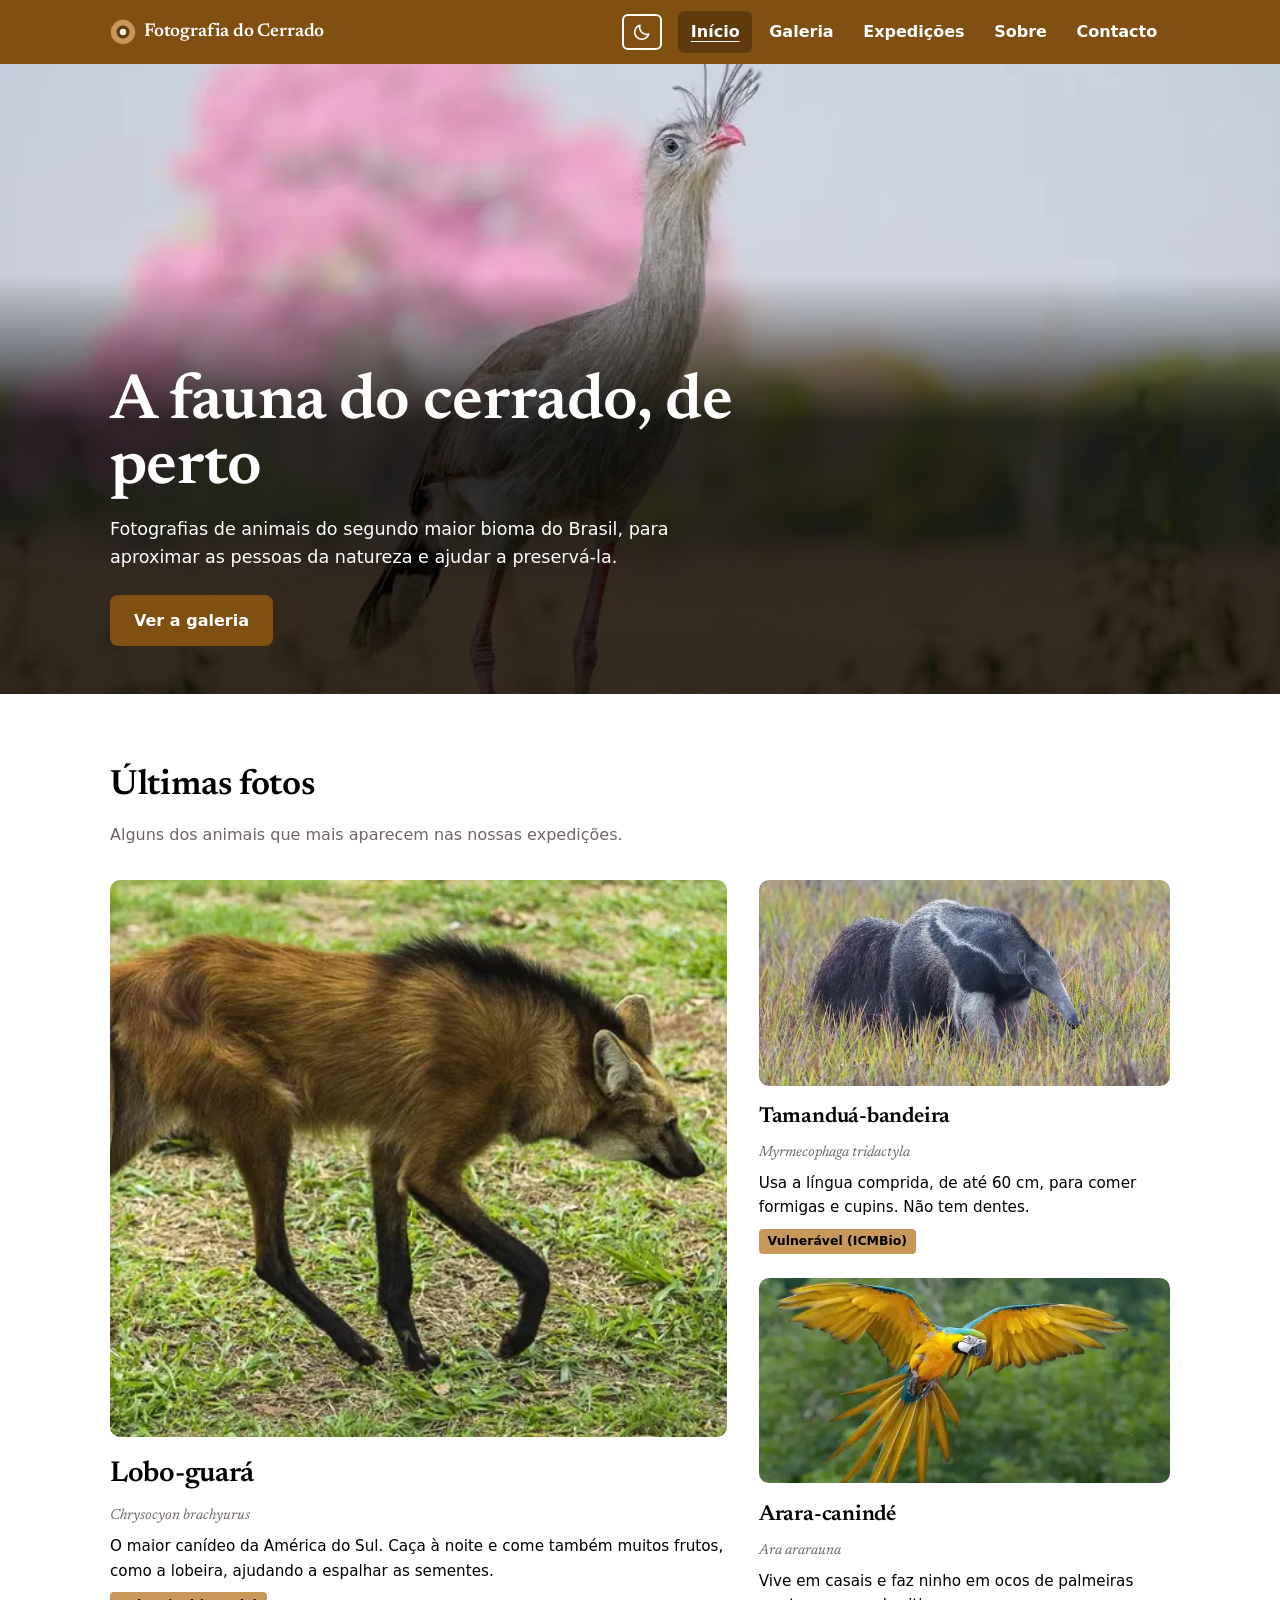
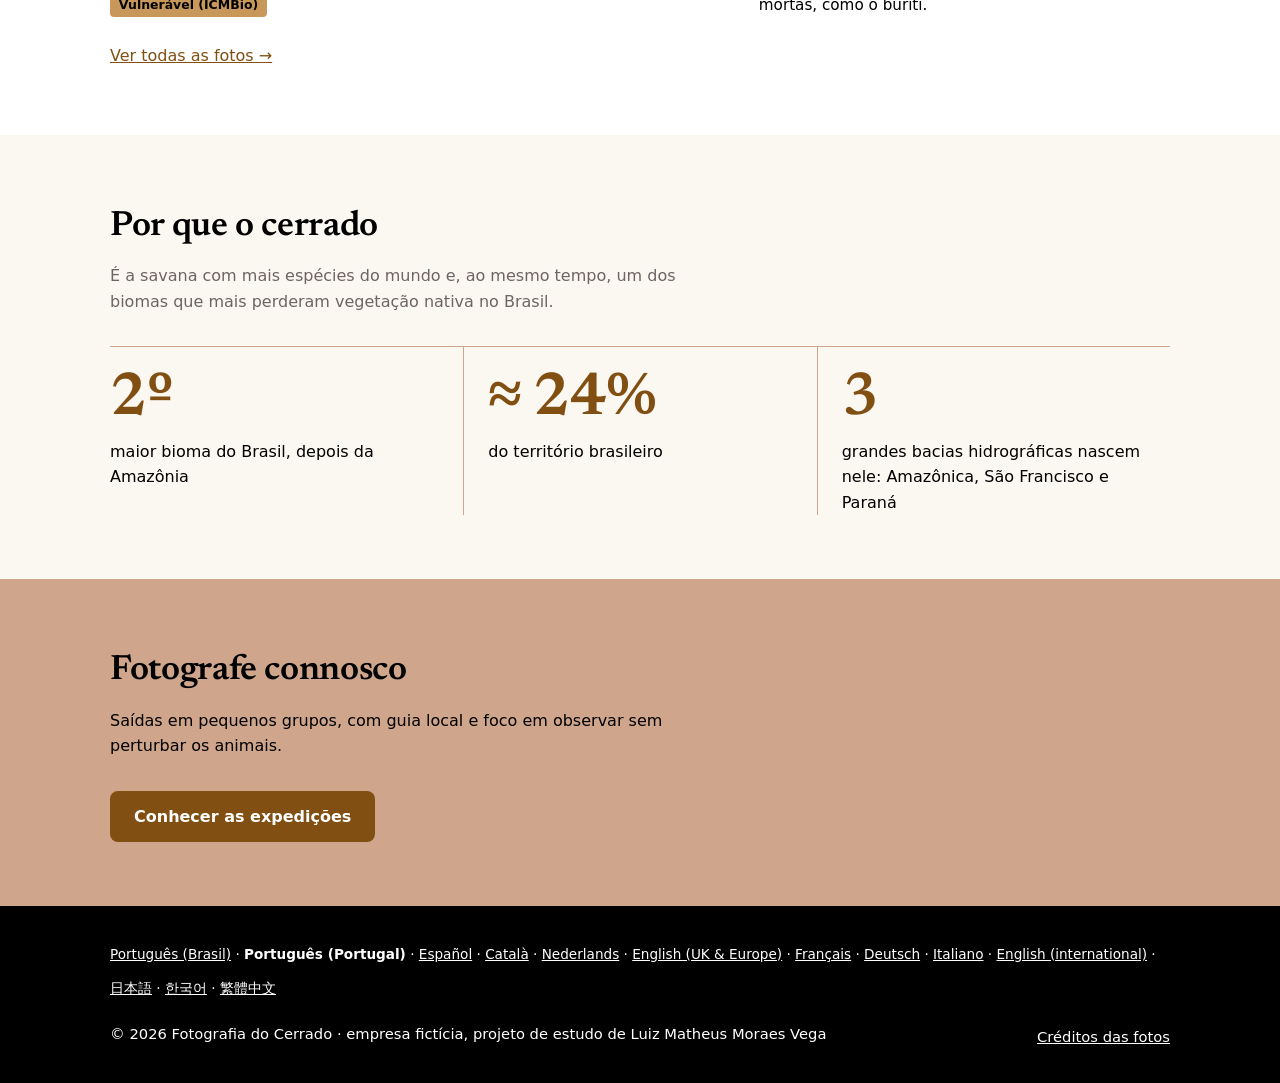
<file: pt-pt/index.html>
<!DOCTYPE html>
<html lang="pt-PT">
<head>
    <meta charset="UTF-8">
    <meta name="viewport" content="width=device-width, initial-scale=1.0">
    <title>Início — Fotografia do Cerrado</title>
    <meta name="description" content="Fotografias da fauna do cerrado brasileiro, para aproximar as pessoas da natureza e ajudar a preservá-la.">
    <link rel="icon" href="../img/icone.svg" type="image/svg+xml">
    <link rel="apple-touch-icon" href="../img/icone-180.png">
    <meta property="og:type" content="website">
    <meta property="og:site_name" content="Fotografia do Cerrado">
    <meta property="og:title" content="Início — Fotografia do Cerrado">
    <meta property="og:description" content="Fotografias da fauna do cerrado brasileiro, para aproximar as pessoas da natureza e ajudar a preservá-la.">
    <meta property="og:image" content="https://cerrado.linupedia.com.br/img/compartilhar.jpg">
    <meta property="og:image:width" content="1200">
    <meta property="og:image:height" content="630">
    <meta name="twitter:card" content="summary_large_image">
    <meta name="theme-color" content="#814F12">
    <script src="../js/tema-inicio.js?v=3"></script>
    <link rel="preload" href="../fontes/newsreader-600.woff2" as="font" type="font/woff2" crossorigin>
    <link rel="stylesheet" href="../css/estilo.css?v=25">
    <script src="../js/tema.js?v=2" defer></script>
    <script src="../js/menu.js?v=2" defer></script>
    <link rel="alternate" hreflang="pt-BR" href="https://cerrado.linupedia.com.br/">
    <link rel="alternate" hreflang="pt-PT" href="https://cerrado.linupedia.com.br/pt-pt/">
    <link rel="alternate" hreflang="es-ES" href="https://cerrado.linupedia.com.br/es/">
    <link rel="alternate" hreflang="ca" href="https://cerrado.linupedia.com.br/ca/">
    <link rel="alternate" hreflang="nl" href="https://cerrado.linupedia.com.br/nl/">
    <link rel="alternate" hreflang="en-GB" href="https://cerrado.linupedia.com.br/en/">
    <link rel="alternate" hreflang="fr-FR" href="https://cerrado.linupedia.com.br/fr/">
    <link rel="alternate" hreflang="de-DE" href="https://cerrado.linupedia.com.br/de/">
    <link rel="alternate" hreflang="it-IT" href="https://cerrado.linupedia.com.br/it/">
    <link rel="alternate" hreflang="en" href="https://cerrado.linupedia.com.br/intl/">
    <link rel="alternate" hreflang="ja-JP" href="https://cerrado.linupedia.com.br/ja/">
    <link rel="alternate" hreflang="ko-KR" href="https://cerrado.linupedia.com.br/ko/">
    <link rel="alternate" hreflang="zh-Hant" href="https://cerrado.linupedia.com.br/zh-hant/">
<script type="application/json" id="textos-estudo">{"obrigado":"Obrigado, {nome}! Esta é uma página de demonstração: a mensagem não foi enviada a sério.","est_chuvas":"Época das chuvas","est_seca":"Início da seca","est_auge":"Pico da seca","nota_chuvas":"O cerrado fica verde, muitas aves fazem ninho e o pequi dá fruto de outubro a janeiro. Os trilhos podem ter lama: as saídas curtas funcionam melhor.","nota_seca":"O capim seca e baixa, e torna-se mais fácil ver os animais ao longe. Os ipês-roxos florescem, e o fim da tarde é a hora do lobo-guará.","nota_auge":"Os ipês-amarelos e os brancos florescem, e os animais juntam-se perto da água. Dias quentes, madrugadas frias e cuidado redobrado com os incêndios.","boa_epoca":"Melhor época","anterior":"Fotografia anterior","proxima":"Fotografia seguinte","posicao":"{n} de {total}"}</script>

</head>
<body>
    <a class="pular" href="#conteudo">Saltar para o conteúdo</a>
    <header class="topo">
        <div class="container">
            <a class="marca" href="index.html"><svg viewBox="0 0 32 32" aria-hidden="true"><circle cx="16" cy="16" r="15" fill="#C8985A"/><circle cx="16" cy="16" r="8" fill="#5E3A0D"/><circle cx="16" cy="16" r="4" fill="#FBF7F1"/></svg> Fotografia do Cerrado</a>
            <button class="botao-tema" type="button" data-escuro="Mudar para o modo escuro" data-claro="Mudar para o modo claro" aria-label="Mudar para o modo escuro"><svg class="lua" viewBox="0 0 24 24" width="20" height="20" aria-hidden="true"><path d="M20 14.5A8.5 8.5 0 0 1 9.5 4a8.5 8.5 0 1 0 10.5 10.5Z"/></svg><svg class="sol" viewBox="0 0 24 24" width="20" height="20" aria-hidden="true"><circle cx="12" cy="12" r="4.5"/><path d="M12 1.5v3M12 19.5v3M1.5 12h3M19.5 12h3M4.6 4.6l2.1 2.1M17.3 17.3l2.1 2.1M4.6 19.4l2.1-2.1M17.3 6.7l2.1-2.1"/></svg></button>
            <button class="botao-menu" type="button" aria-expanded="false" aria-controls="menu">Menu</button>
            <nav aria-label="Navegação principal">
                <ul class="menu" id="menu"><li><a href="index.html" aria-current="page">Início</a></li><li><a href="galeria.html">Galeria</a></li><li><a href="expedicoes.html">Expedições</a></li><li><a href="sobre.html">Sobre</a></li><li><a href="contato.html">Contacto</a></li></ul>
            </nav>
        </div>
    </header>

    <main id="conteudo">

        <section class="abertura">
            <img src="../img/abertura-seriema-ipe.webp" srcset="../img/abertura-seriema-ipe-640.webp 640w, ../img/abertura-seriema-ipe.webp 1000w" sizes="100vw" alt="Seriema no campo de capim dourado, com um ipê-rosa florido ao fundo" width="1000" height="667" loading="eager" fetchpriority="high">
            <div class="faixa">
                <div class="container">
                    <h1>A fauna do cerrado, de perto</h1>
                    <p>Fotografias de animais do segundo maior bioma do Brasil, para aproximar as pessoas da natureza e ajudar a preservá-la.</p>
                    <a class="botao" href="galeria.html">Ver a galeria</a>
                </div>
            </div>
        </section>

        <section class="secao">
            <div class="container">
                <h2>Últimas fotos</h2>
                <p class="intro">Alguns dos animais que mais aparecem nas nossas expedições.</p>
                <div class="grade destaque">
                <article class="foto" data-grupo="mamiferos">
                    <img src="../img/lobo-guara.webp" srcset="../img/lobo-guara-640.webp 640w, ../img/lobo-guara.webp 1000w" sizes="(max-width: 760px) 100vw, 50vw" alt="Lobo-guará de pelagem laranja e pernas pretas andando na relva" width="1000" height="647" loading="lazy">
                    <div class="legenda">
                        <h3>Lobo-guará</h3>
                        <p class="cientifico">Chrysocyon brachyurus</p>
                        <p>O maior canídeo da América do Sul. Caça à noite e come também muitos frutos, como a lobeira, ajudando a espalhar as sementes.</p>
                        <span class="selo">Vulnerável (ICMBio)</span>
                    </div>
                </article>
                <article class="foto" data-grupo="mamiferos">
                    <img src="../img/tamandua-bandeira.webp" srcset="../img/tamandua-bandeira-640.webp 640w, ../img/tamandua-bandeira.webp 1000w" sizes="(max-width: 760px) 100vw, 50vw" alt="Tamanduá-bandeira cinzento, com a faixa preta no ombro, procurando alimento no capim" width="1000" height="667" loading="lazy">
                    <div class="legenda">
                        <h3>Tamanduá-bandeira</h3>
                        <p class="cientifico">Myrmecophaga tridactyla</p>
                        <p>Usa a língua comprida, de até 60 cm, para comer formigas e cupins. Não tem dentes.</p>
                        <span class="selo">Vulnerável (ICMBio)</span>
                    </div>
                </article>
                <article class="foto" data-grupo="aves">
                    <img src="../img/arara-caninde.webp" srcset="../img/arara-caninde-640.webp 640w, ../img/arara-caninde.webp 1000w" sizes="(max-width: 760px) 100vw, 50vw" alt="Arara-canindé azul e amarela voando de asas abertas sobre a mata" width="1000" height="772" loading="lazy">
                    <div class="legenda">
                        <h3>Arara-canindé</h3>
                        <p class="cientifico">Ara ararauna</p>
                        <p>Vive em casais e faz ninho em ocos de palmeiras mortas, como o buriti.</p>

                    </div>
                </article>
                </div>
                <p class="mais"><a href="galeria.html">Ver todas as fotos →</a></p>
            </div>
        </section>

        <section class="secao creme">
            <div class="container">
                <h2>Por que o cerrado</h2>
                <p class="intro">É a savana com mais espécies do mundo e, ao mesmo tempo, um dos biomas que mais perderam vegetação nativa no Brasil.</p>
                <div class="fatos">
                    <div><strong>2º</strong>maior bioma do Brasil, depois da Amazônia</div>
                    <div><strong>≈ 24%</strong>do território brasileiro</div>
                    <div><strong>3</strong>grandes bacias hidrográficas nascem nele: Amazônica, São Francisco e Paraná</div>
                </div>
            </div>
        </section>

        <section class="secao terra">
            <div class="container">
                <h2>Fotografe connosco</h2>
                <p class="intro">Saídas em pequenos grupos, com guia local e foco em observar sem perturbar os animais.</p>
                <a class="botao" href="expedicoes.html">Conhecer as expedições</a>
            </div>
        </section>


    </main>


    <footer class="rodape">
        <div class="container">
            <nav class="idiomas-rodape" aria-label="Região e idioma"><a href="../" hreflang="pt-BR" lang="pt-BR">Português (Brasil)</a> · <a href="../pt-pt/" hreflang="pt-PT" lang="pt-PT" aria-current="true">Português (Portugal)</a> · <a href="../es/" hreflang="es-ES" lang="es-ES">Español</a> · <a href="../ca/" hreflang="ca" lang="ca">Català</a> · <a href="../nl/" hreflang="nl" lang="nl">Nederlands</a> · <a href="../en/" hreflang="en-GB" lang="en-GB">English (UK &amp; Europe)</a> · <a href="../fr/" hreflang="fr-FR" lang="fr-FR">Français</a> · <a href="../de/" hreflang="de-DE" lang="de-DE">Deutsch</a> · <a href="../it/" hreflang="it-IT" lang="it-IT">Italiano</a> · <a href="../intl/" hreflang="en" lang="en">English (international)</a> · <a href="../ja/" hreflang="ja-JP" lang="ja-JP">日本語</a> · <a href="../ko/" hreflang="ko-KR" lang="ko-KR">한국어</a> · <a href="../zh-hant/" hreflang="zh-Hant" lang="zh-Hant">繁體中文</a></nav>
            <p>© 2026 Fotografia do Cerrado · empresa fictícia, projeto de estudo de Luiz Matheus Moraes Vega</p>
            <p><a href="creditos.html">Créditos das fotos</a></p>
        </div>
    </footer>
</body>
</html>
</file>
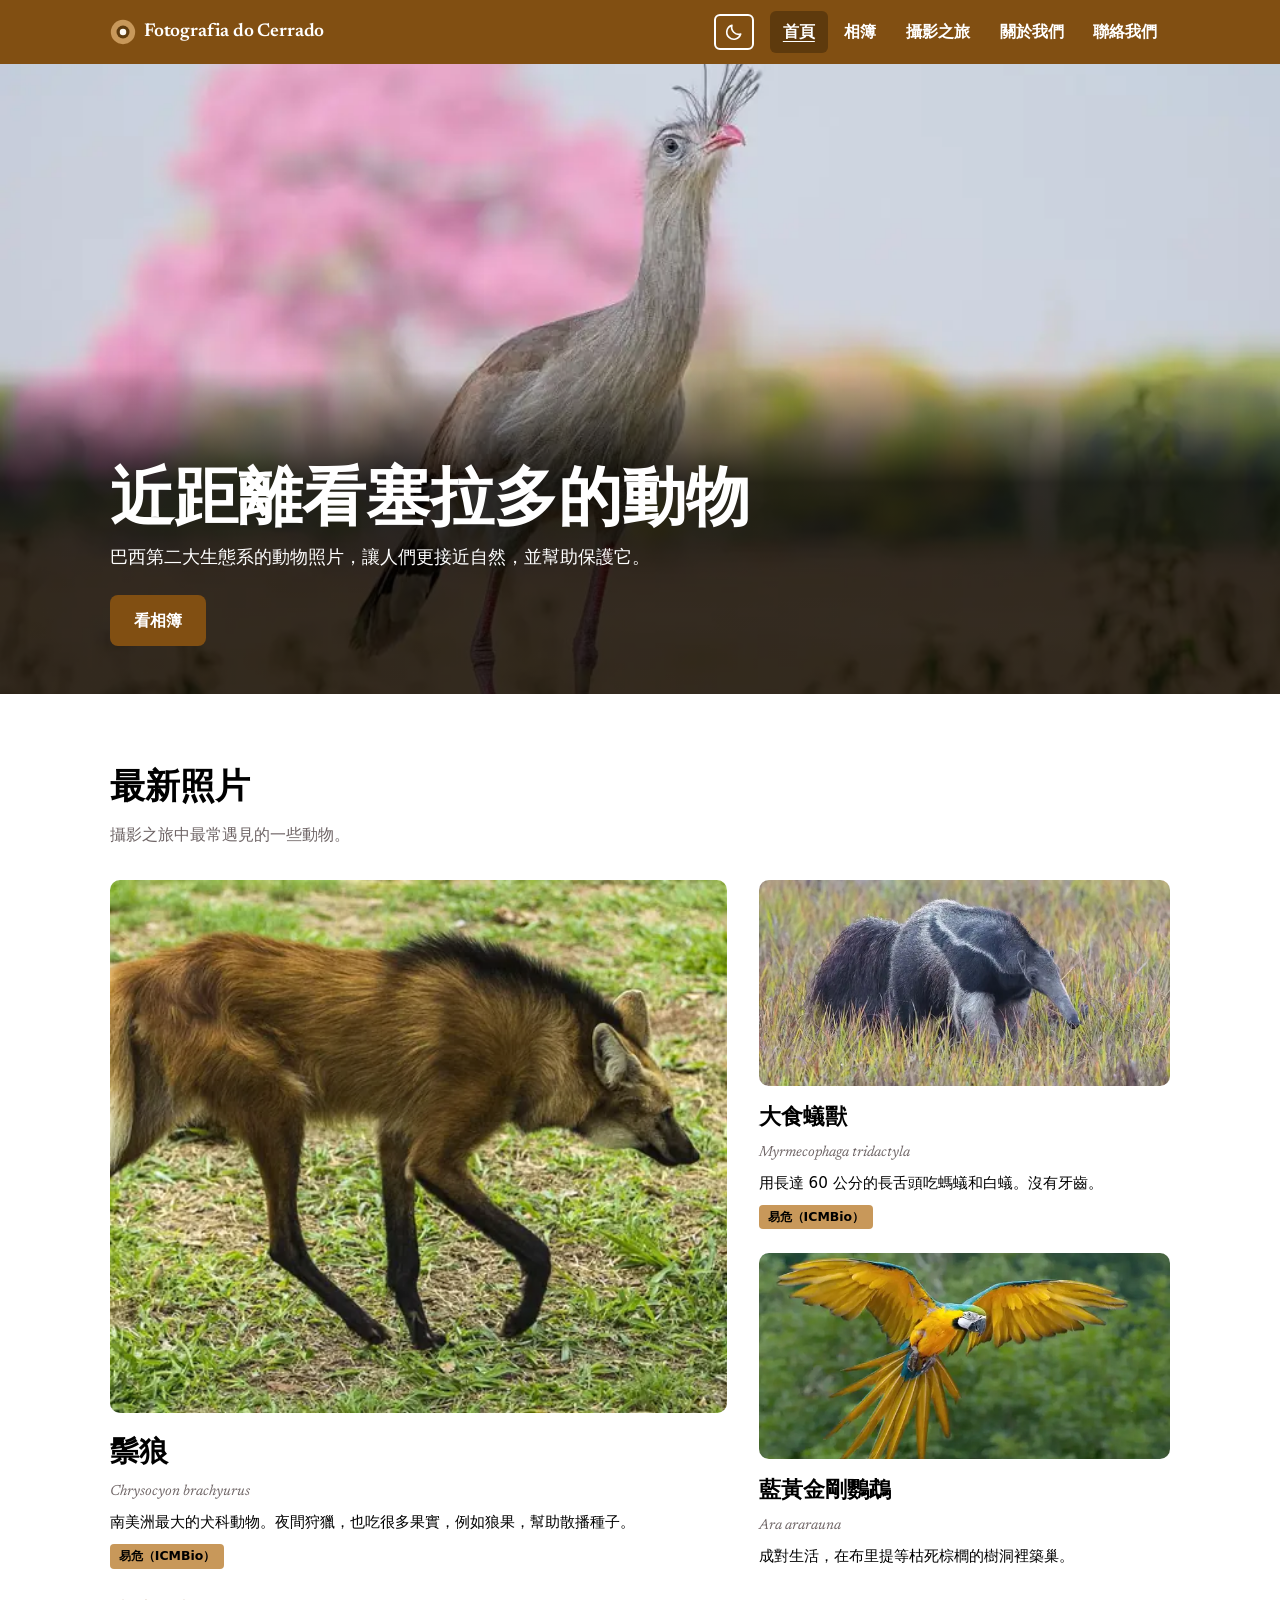
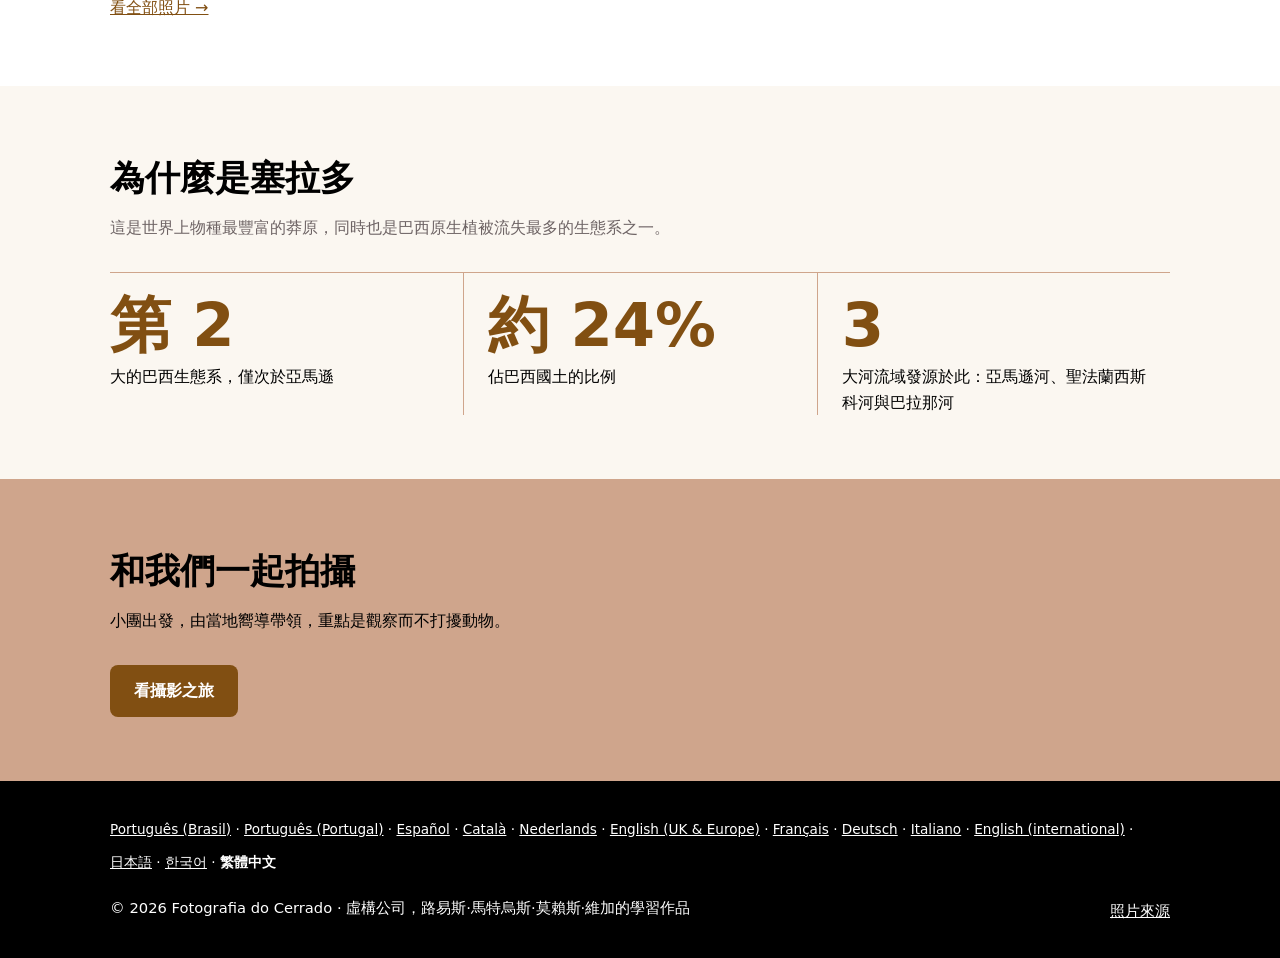
<file: zh-hant/index.html>
<!DOCTYPE html>
<html lang="zh-Hant">
<head>
    <meta charset="UTF-8">
    <meta name="viewport" content="width=device-width, initial-scale=1.0">
    <title>首頁 — Fotografia do Cerrado</title>
    <meta name="description" content="巴西塞拉多的動物照片，讓人們更接近自然，並幫助保護它。">
    <link rel="icon" href="../img/icone.svg" type="image/svg+xml">
    <link rel="apple-touch-icon" href="../img/icone-180.png">
    <meta property="og:type" content="website">
    <meta property="og:site_name" content="Fotografia do Cerrado">
    <meta property="og:title" content="首頁 — Fotografia do Cerrado">
    <meta property="og:description" content="巴西塞拉多的動物照片，讓人們更接近自然，並幫助保護它。">
    <meta property="og:image" content="https://cerrado.linupedia.com.br/img/compartilhar.jpg">
    <meta property="og:image:width" content="1200">
    <meta property="og:image:height" content="630">
    <meta name="twitter:card" content="summary_large_image">
    <meta name="theme-color" content="#814F12">
    <script src="../js/tema-inicio.js?v=3"></script>
    <link rel="preload" href="../fontes/newsreader-600.woff2" as="font" type="font/woff2" crossorigin>
    <link rel="stylesheet" href="../css/estilo.css?v=25">
    <script src="../js/tema.js?v=2" defer></script>
    <script src="../js/menu.js?v=2" defer></script>
    <link rel="alternate" hreflang="pt-BR" href="https://cerrado.linupedia.com.br/">
    <link rel="alternate" hreflang="pt-PT" href="https://cerrado.linupedia.com.br/pt-pt/">
    <link rel="alternate" hreflang="es-ES" href="https://cerrado.linupedia.com.br/es/">
    <link rel="alternate" hreflang="ca" href="https://cerrado.linupedia.com.br/ca/">
    <link rel="alternate" hreflang="nl" href="https://cerrado.linupedia.com.br/nl/">
    <link rel="alternate" hreflang="en-GB" href="https://cerrado.linupedia.com.br/en/">
    <link rel="alternate" hreflang="fr-FR" href="https://cerrado.linupedia.com.br/fr/">
    <link rel="alternate" hreflang="de-DE" href="https://cerrado.linupedia.com.br/de/">
    <link rel="alternate" hreflang="it-IT" href="https://cerrado.linupedia.com.br/it/">
    <link rel="alternate" hreflang="en" href="https://cerrado.linupedia.com.br/intl/">
    <link rel="alternate" hreflang="ja-JP" href="https://cerrado.linupedia.com.br/ja/">
    <link rel="alternate" hreflang="ko-KR" href="https://cerrado.linupedia.com.br/ko/">
    <link rel="alternate" hreflang="zh-Hant" href="https://cerrado.linupedia.com.br/zh-hant/">
<script type="application/json" id="textos-estudo">{"obrigado":"謝謝你，{nome}！這是示範頁面，訊息並沒有真的送出。","est_chuvas":"雨季","est_seca":"乾季初期","est_auge":"乾季高峰","nota_chuvas":"塞拉多轉為翠綠，許多鳥類築巢，10 月到 1 月是佩奇果結果的季節。步道可能泥濘，短程行程比較合適。","nota_seca":"草變乾、變矮，遠處的動物也更容易看見。紫色的風鈴木開花，傍晚是鬃狼出沒的時間。","nota_auge":"黃色和白色的風鈴木開花，動物們聚集在水邊。白天炎熱、清晨寒冷，要特別小心野火。","boa_epoca":"最佳季節","anterior":"上一張照片","proxima":"下一張照片","posicao":"{n} / {total}"}</script>

</head>
<body>
    <a class="pular" href="#conteudo">跳到主要內容</a>
    <header class="topo">
        <div class="container">
            <a class="marca" href="index.html"><svg viewBox="0 0 32 32" aria-hidden="true"><circle cx="16" cy="16" r="15" fill="#C8985A"/><circle cx="16" cy="16" r="8" fill="#5E3A0D"/><circle cx="16" cy="16" r="4" fill="#FBF7F1"/></svg> Fotografia do Cerrado</a>
            <button class="botao-tema" type="button" data-escuro="切換到深色模式" data-claro="切換到淺色模式" aria-label="切換到深色模式"><svg class="lua" viewBox="0 0 24 24" width="20" height="20" aria-hidden="true"><path d="M20 14.5A8.5 8.5 0 0 1 9.5 4a8.5 8.5 0 1 0 10.5 10.5Z"/></svg><svg class="sol" viewBox="0 0 24 24" width="20" height="20" aria-hidden="true"><circle cx="12" cy="12" r="4.5"/><path d="M12 1.5v3M12 19.5v3M1.5 12h3M19.5 12h3M4.6 4.6l2.1 2.1M17.3 17.3l2.1 2.1M4.6 19.4l2.1-2.1M17.3 6.7l2.1-2.1"/></svg></button>
            <button class="botao-menu" type="button" aria-expanded="false" aria-controls="menu">選單</button>
            <nav aria-label="主選單">
                <ul class="menu" id="menu"><li><a href="index.html" aria-current="page">首頁</a></li><li><a href="galeria.html">相簿</a></li><li><a href="expedicoes.html">攝影之旅</a></li><li><a href="sobre.html">關於我們</a></li><li><a href="contato.html">聯絡我們</a></li></ul>
            </nav>
        </div>
    </header>

    <main id="conteudo">

        <section class="abertura">
            <img src="../img/abertura-seriema-ipe.webp" srcset="../img/abertura-seriema-ipe-640.webp 640w, ../img/abertura-seriema-ipe.webp 1000w" sizes="100vw" alt="金色草原上的紅腿叫鶴，背景是盛開的粉紅風鈴木" width="1000" height="667" loading="eager" fetchpriority="high">
            <div class="faixa">
                <div class="container">
                    <h1>近距離看塞拉多的動物</h1>
                    <p>巴西第二大生態系的動物照片，讓人們更接近自然，並幫助保護它。</p>
                    <a class="botao" href="galeria.html">看相簿</a>
                </div>
            </div>
        </section>

        <section class="secao">
            <div class="container">
                <h2>最新照片</h2>
                <p class="intro">攝影之旅中最常遇見的一些動物。</p>
                <div class="grade destaque">
                <article class="foto" data-grupo="mamiferos">
                    <img src="../img/lobo-guara.webp" srcset="../img/lobo-guara-640.webp 640w, ../img/lobo-guara.webp 1000w" sizes="(max-width: 760px) 100vw, 50vw" alt="橘色毛皮、黑色長腿的鬃狼走在草地上" width="1000" height="647" loading="lazy">
                    <div class="legenda">
                        <h3>鬃狼</h3>
                        <p class="cientifico">Chrysocyon brachyurus</p>
                        <p>南美洲最大的犬科動物。夜間狩獵，也吃很多果實，例如狼果，幫助散播種子。</p>
                        <span class="selo">易危（ICMBio）</span>
                    </div>
                </article>
                <article class="foto" data-grupo="mamiferos">
                    <img src="../img/tamandua-bandeira.webp" srcset="../img/tamandua-bandeira-640.webp 640w, ../img/tamandua-bandeira.webp 1000w" sizes="(max-width: 760px) 100vw, 50vw" alt="肩上有黑色條紋的灰色大食蟻獸在草叢中覓食" width="1000" height="667" loading="lazy">
                    <div class="legenda">
                        <h3>大食蟻獸</h3>
                        <p class="cientifico">Myrmecophaga tridactyla</p>
                        <p>用長達 60 公分的長舌頭吃螞蟻和白蟻。沒有牙齒。</p>
                        <span class="selo">易危（ICMBio）</span>
                    </div>
                </article>
                <article class="foto" data-grupo="aves">
                    <img src="../img/arara-caninde.webp" srcset="../img/arara-caninde-640.webp 640w, ../img/arara-caninde.webp 1000w" sizes="(max-width: 760px) 100vw, 50vw" alt="藍黃色的金剛鸚鵡展翅飛越森林上空" width="1000" height="772" loading="lazy">
                    <div class="legenda">
                        <h3>藍黃金剛鸚鵡</h3>
                        <p class="cientifico">Ara ararauna</p>
                        <p>成對生活，在布里提等枯死棕櫚的樹洞裡築巢。</p>

                    </div>
                </article>
                </div>
                <p class="mais"><a href="galeria.html">看全部照片 →</a></p>
            </div>
        </section>

        <section class="secao creme">
            <div class="container">
                <h2>為什麼是塞拉多</h2>
                <p class="intro">這是世界上物種最豐富的莽原，同時也是巴西原生植被流失最多的生態系之一。</p>
                <div class="fatos">
                    <div><strong>第 2</strong>大的巴西生態系，僅次於亞馬遜</div>
                    <div><strong>約 24%</strong>佔巴西國土的比例</div>
                    <div><strong>3</strong>大河流域發源於此：亞馬遜河、聖法蘭西斯科河與巴拉那河</div>
                </div>
            </div>
        </section>

        <section class="secao terra">
            <div class="container">
                <h2>和我們一起拍攝</h2>
                <p class="intro">小團出發，由當地嚮導帶領，重點是觀察而不打擾動物。</p>
                <a class="botao" href="expedicoes.html">看攝影之旅</a>
            </div>
        </section>


    </main>


    <footer class="rodape">
        <div class="container">
            <nav class="idiomas-rodape" aria-label="地區與語言"><a href="../" hreflang="pt-BR" lang="pt-BR">Português (Brasil)</a> · <a href="../pt-pt/" hreflang="pt-PT" lang="pt-PT">Português (Portugal)</a> · <a href="../es/" hreflang="es-ES" lang="es-ES">Español</a> · <a href="../ca/" hreflang="ca" lang="ca">Català</a> · <a href="../nl/" hreflang="nl" lang="nl">Nederlands</a> · <a href="../en/" hreflang="en-GB" lang="en-GB">English (UK &amp; Europe)</a> · <a href="../fr/" hreflang="fr-FR" lang="fr-FR">Français</a> · <a href="../de/" hreflang="de-DE" lang="de-DE">Deutsch</a> · <a href="../it/" hreflang="it-IT" lang="it-IT">Italiano</a> · <a href="../intl/" hreflang="en" lang="en">English (international)</a> · <a href="../ja/" hreflang="ja-JP" lang="ja-JP">日本語</a> · <a href="../ko/" hreflang="ko-KR" lang="ko-KR">한국어</a> · <a href="../zh-hant/" hreflang="zh-Hant" lang="zh-Hant" aria-current="true">繁體中文</a></nav>
            <p>© 2026 Fotografia do Cerrado · 虛構公司，路易斯·馬特烏斯·莫賴斯·維加的學習作品</p>
            <p><a href="creditos.html">照片來源</a></p>
        </div>
    </footer>
</body>
</html>
</file>
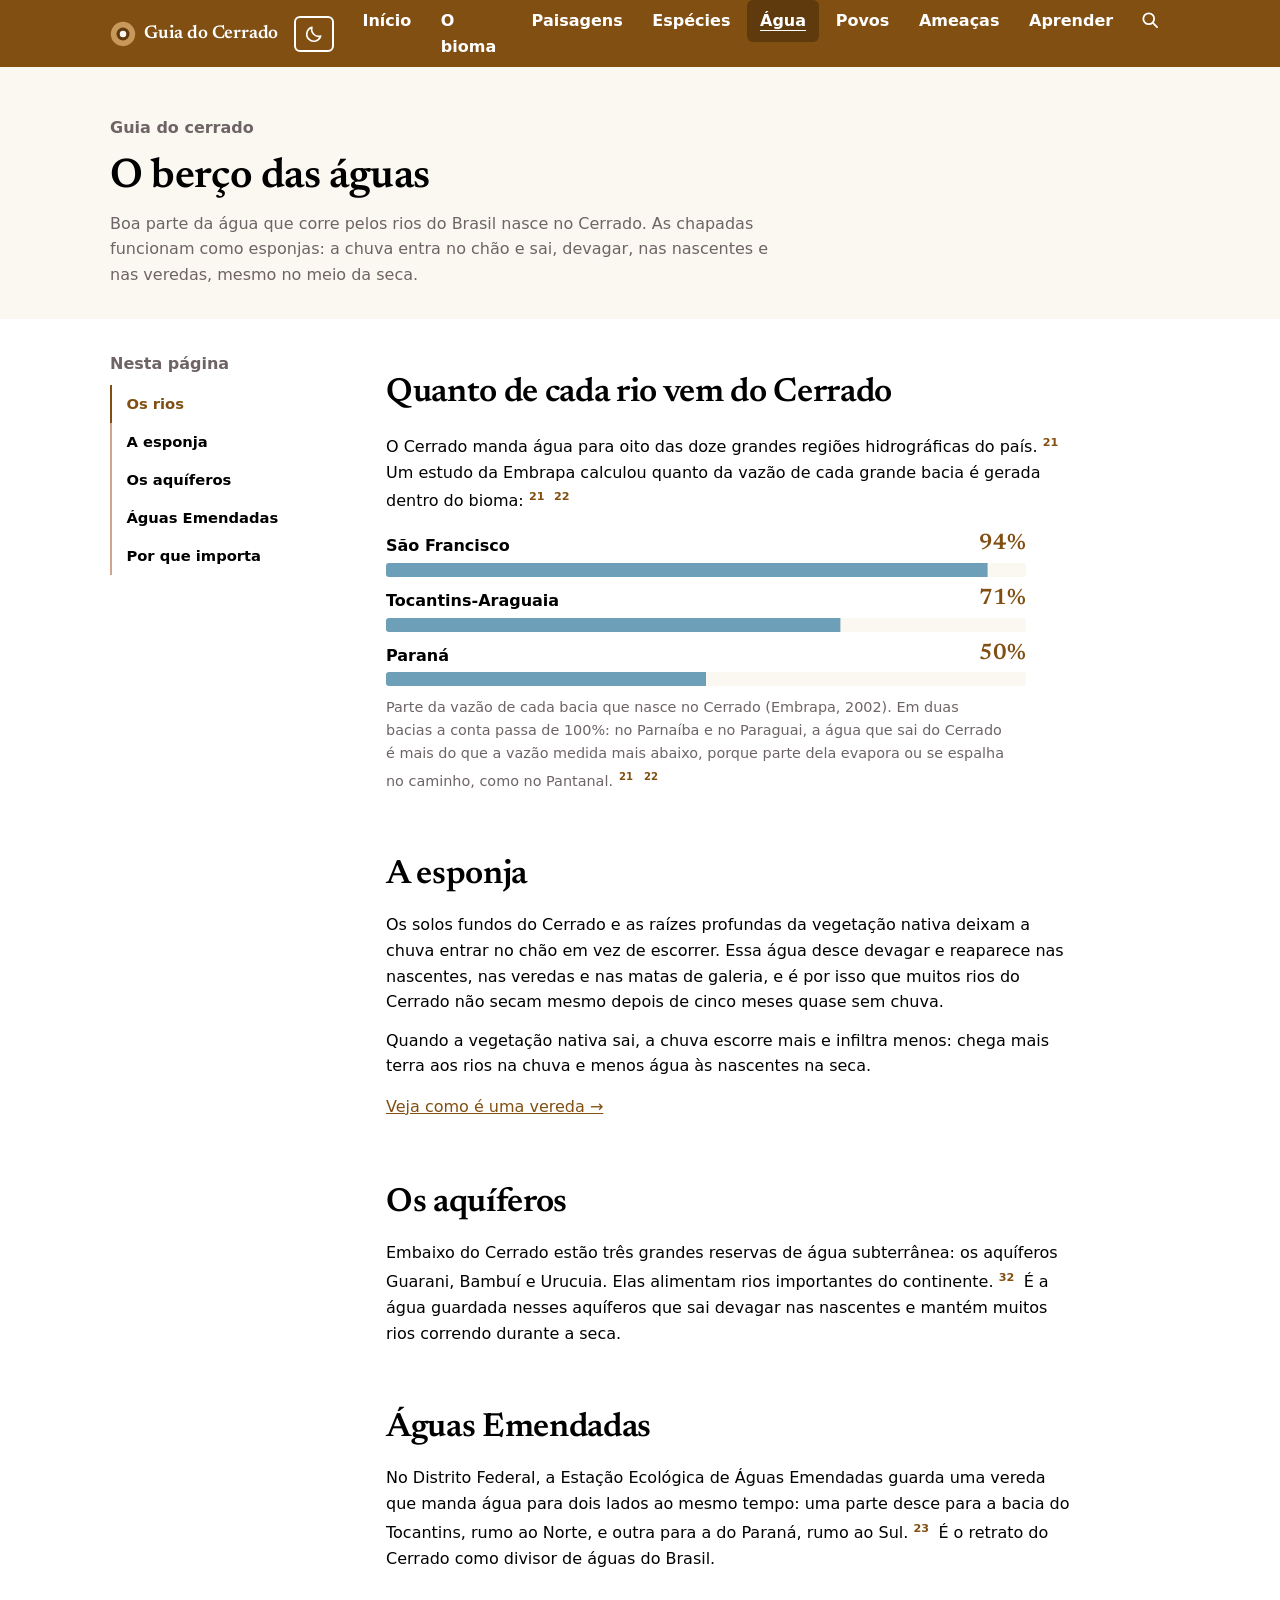
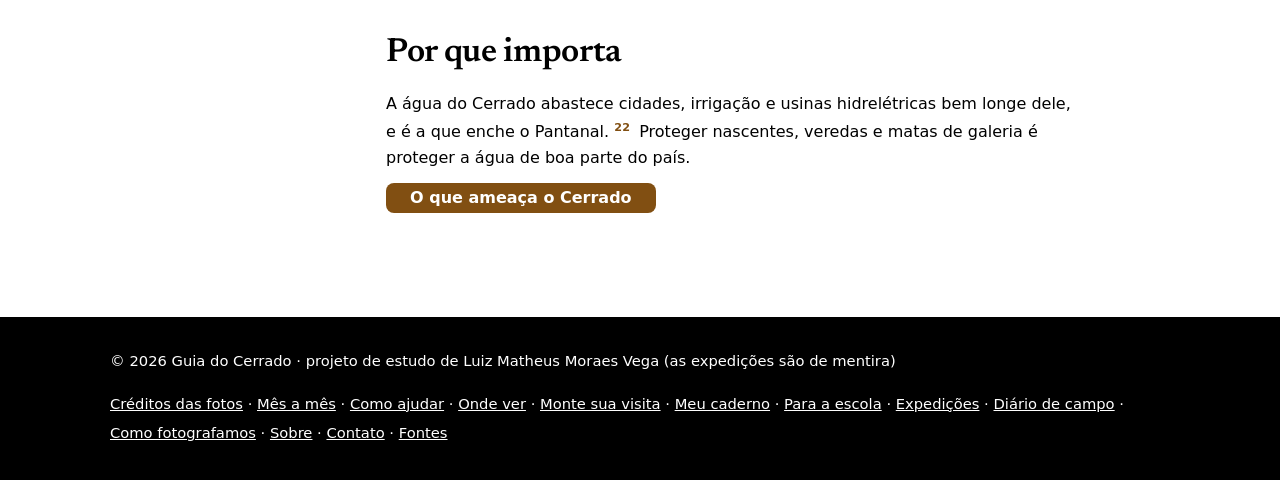
<file: agua.html>
<!DOCTYPE html>
<html lang="pt-BR">
<head>
    <meta charset="UTF-8">
    <meta name="viewport" content="width=device-width, initial-scale=1.0">
    <title>O berço das águas — Guia do Cerrado</title>
    <meta name="description" content="Quanto da água do São Francisco, do Tocantins e do Paraná vem do Cerrado, os aquíferos e as veredas, com fontes.">
    <link rel="icon" href="img/icone.svg" type="image/svg+xml">
    <link rel="apple-touch-icon" href="img/icone-180.png">
    <meta property="og:type" content="website">
    <meta property="og:site_name" content="Guia do Cerrado">
    <meta property="og:title" content="O berço das águas — Guia do Cerrado">
    <meta property="og:description" content="Quanto da água do São Francisco, do Tocantins e do Paraná vem do Cerrado, os aquíferos e as veredas, com fontes.">
    <meta property="og:image" content="https://cerrado.linupedia.com.br/img/compartilhar.jpg">
    <meta property="og:image:width" content="1200">
    <meta property="og:image:height" content="630">
    <meta name="twitter:card" content="summary_large_image">
    <meta name="theme-color" content="#814F12">
    <script src="js/tema-inicio.js?v=3"></script>
    <link rel="preload" href="fontes/newsreader-600.woff2" as="font" type="font/woff2" crossorigin>
    <link rel="stylesheet" href="css/estilo.css?v=25">
    <script src="js/tema.js?v=2" defer></script>
    <script src="js/menu.js?v=2" defer></script>
    <script src="js/guia.js?v=1" defer></script>
    <link rel="alternate" hreflang="pt-BR" href="https://cerrado.linupedia.com.br/agua">
<script type="application/json" id="textos-estudo">{"obrigado":"Obrigado, {nome}! Esta é uma página de demonstração: a mensagem não foi enviada de verdade.","est_chuvas":"Época das chuvas","est_seca":"Começo da seca","est_auge":"Auge da seca","nota_chuvas":"O cerrado fica verde, muitas aves fazem ninho e o pequi dá fruto de outubro a janeiro. As trilhas podem ter lama: as saídas curtas funcionam melhor.","nota_seca":"O capim seca e baixa, e fica mais fácil ver os bichos de longe. Os ipês-roxos florescem, e o fim da tarde é a hora do lobo-guará.","nota_auge":"Os ipês-amarelos e os brancos florescem, e os animais se juntam perto da água. Dias quentes, madrugadas frias e cuidado redobrado com as queimadas.","boa_epoca":"Melhor época","anterior":"Foto anterior","proxima":"Próxima foto","posicao":"{n} de {total}"}</script>
<link rel="manifest" href="manifest.webmanifest"><meta name="theme-color" content="#814F12"><script src="js/offline.js?v=1" defer></script>
</head>
<body>
    <a class="pular" href="#conteudo">Pular para o conteúdo</a>
    <header class="topo">
        <div class="container">
            <a class="marca" href="index.html"><svg viewBox="0 0 32 32" aria-hidden="true"><circle cx="16" cy="16" r="15" fill="#C8985A"/><circle cx="16" cy="16" r="8" fill="#5E3A0D"/><circle cx="16" cy="16" r="4" fill="#FBF7F1"/></svg> Guia do Cerrado</a>
            <button class="botao-tema" type="button" data-escuro="Mudar para o modo escuro" data-claro="Mudar para o modo claro" aria-label="Mudar para o modo escuro"><svg class="lua" viewBox="0 0 24 24" width="20" height="20" aria-hidden="true"><path d="M20 14.5A8.5 8.5 0 0 1 9.5 4a8.5 8.5 0 1 0 10.5 10.5Z"/></svg><svg class="sol" viewBox="0 0 24 24" width="20" height="20" aria-hidden="true"><circle cx="12" cy="12" r="4.5"/><path d="M12 1.5v3M12 19.5v3M1.5 12h3M19.5 12h3M4.6 4.6l2.1 2.1M17.3 17.3l2.1 2.1M4.6 19.4l2.1-2.1M17.3 6.7l2.1-2.1"/></svg></button>
            <button class="botao-menu" type="button" aria-expanded="false" aria-controls="menu">Menu</button>
            <nav aria-label="Navegação principal">
                <ul class="menu" id="menu"><li><a href="index.html">Início</a></li><li><a href="bioma.html">O bioma</a></li><li><a href="paisagens.html">Paisagens</a></li><li><a href="especies.html">Espécies</a></li><li><a href="agua.html" aria-current="page">Água</a></li><li><a href="povos.html">Povos</a></li><li><a href="ameacas.html">Ameaças</a></li><li><a href="aprender.html">Aprender</a></li><li class="menu-busca-item"><a class="menu-busca" href="busca.html"><svg viewBox="0 0 24 24" width="20" height="20" aria-hidden="true" focusable="false"><circle cx="10.5" cy="10.5" r="6.5"/><path d="m15.5 15.5 5 5"/></svg><span class="menu-busca-txt">Buscar</span></a></li></ul>
            </nav>
        </div>
    </header>

    <main id="conteudo">
        <section class="titulo-pagina guia-topo">
            <div class="container">
                <p class="guia-chapeu">Guia do cerrado</p>
                <h1>O berço das águas</h1>
                <p>Boa parte da água que corre pelos rios do Brasil nasce no Cerrado. As chapadas funcionam como esponjas: a chuva entra no chão e sai, devagar, nas nascentes e nas veredas, mesmo no meio da seca.</p>
            </div>
        </section>
        <div class="container guia-layout">
            <nav class="indice" aria-label="Nesta página"><p class="indice-titulo">Nesta página</p><ol><li><a href="#rios">Os rios</a></li><li><a href="#esponja">A esponja</a></li><li><a href="#aquiferos">Os aquíferos</a></li><li><a href="#emendadas">Águas Emendadas</a></li><li><a href="#cuidar">Por que importa</a></li></ol></nav>
            <div class="guia-texto">
                <section id="rios" aria-labelledby="rios-titulo">
                    <h2 id="rios-titulo">Quanto de cada rio vem do Cerrado</h2>
                    <p>O Cerrado manda água para oito das doze grandes regiões hidrográficas do país.<sup class="nota"><a href="fontes.html#f21" aria-label="Fonte 21">21</a></sup> Um estudo da Embrapa calculou quanto da vazão de cada grande bacia é gerada dentro do bioma:<sup class="nota"><a href="fontes.html#f21" aria-label="Fonte 21">21</a></sup><sup class="nota"><a href="fontes.html#f22" aria-label="Fonte 22">22</a></sup></p>
                    <ul class="bacias-lista"><li><span class="bacia-nome">São Francisco</span><span class="bacia-pct">94%</span><svg viewBox="0 0 100 14" preserveAspectRatio="none" aria-hidden="true"><rect class="estado-fundo" width="100" height="14"/><rect class="bacia-barra" width="94" height="14"/></svg></li><li><span class="bacia-nome">Tocantins-Araguaia</span><span class="bacia-pct">71%</span><svg viewBox="0 0 100 14" preserveAspectRatio="none" aria-hidden="true"><rect class="estado-fundo" width="100" height="14"/><rect class="bacia-barra" width="71" height="14"/></svg></li><li><span class="bacia-nome">Paraná</span><span class="bacia-pct">50%</span><svg viewBox="0 0 100 14" preserveAspectRatio="none" aria-hidden="true"><rect class="estado-fundo" width="100" height="14"/><rect class="bacia-barra" width="50" height="14"/></svg></li></ul>
                    <p class="nota-calculo">Parte da vazão de cada bacia que nasce no Cerrado (Embrapa, 2002). Em duas bacias a conta passa de 100%: no Parnaíba e no Paraguai, a água que sai do Cerrado é mais do que a vazão medida mais abaixo, porque parte dela evapora ou se espalha no caminho, como no Pantanal.<sup class="nota"><a href="fontes.html#f21" aria-label="Fonte 21">21</a></sup><sup class="nota"><a href="fontes.html#f22" aria-label="Fonte 22">22</a></sup></p>
                </section>
                <section id="esponja" aria-labelledby="esponja-titulo">
                    <h2 id="esponja-titulo">A esponja</h2>
                    <p>Os solos fundos do Cerrado e as raízes profundas da vegetação nativa deixam a chuva entrar no chão em vez de escorrer. Essa água desce devagar e reaparece nas nascentes, nas veredas e nas matas de galeria, e é por isso que muitos rios do Cerrado não secam mesmo depois de cinco meses quase sem chuva.</p>
                    <p>Quando a vegetação nativa sai, a chuva escorre mais e infiltra menos: chega mais terra aos rios na chuva e menos água às nascentes na seca.</p>
                    <p class="mais"><a href="paisagens.html#tipo-vereda">Veja como é uma vereda →</a></p>
                </section>
                <section id="aquiferos" aria-labelledby="aquiferos-titulo">
                    <h2 id="aquiferos-titulo">Os aquíferos</h2>
                    <p>Embaixo do Cerrado estão três grandes reservas de água subterrânea: os aquíferos Guarani, Bambuí e Urucuia. Elas alimentam rios importantes do continente.<sup class="nota"><a href="fontes.html#f32" aria-label="Fonte 32">32</a></sup> É a água guardada nesses aquíferos que sai devagar nas nascentes e mantém muitos rios correndo durante a seca.</p>
                </section>
                <section id="emendadas" aria-labelledby="emendadas-titulo">
                    <h2 id="emendadas-titulo">Águas Emendadas</h2>
                    <p>No Distrito Federal, a Estação Ecológica de Águas Emendadas guarda uma vereda que manda água para dois lados ao mesmo tempo: uma parte desce para a bacia do Tocantins, rumo ao Norte, e outra para a do Paraná, rumo ao Sul.<sup class="nota"><a href="fontes.html#f23" aria-label="Fonte 23">23</a></sup> É o retrato do Cerrado como divisor de águas do Brasil.</p>
                </section>
                <section id="cuidar" aria-labelledby="cuidar-titulo">
                    <h2 id="cuidar-titulo">Por que importa</h2>
                    <p>A água do Cerrado abastece cidades, irrigação e usinas hidrelétricas bem longe dele, e é a que enche o Pantanal.<sup class="nota"><a href="fontes.html#f22" aria-label="Fonte 22">22</a></sup> Proteger nascentes, veredas e matas de galeria é proteger a água de boa parte do país.</p>
                    <p class="mais"><a class="botao" href="ameacas.html">O que ameaça o Cerrado</a></p>
                </section>
            </div>
        </div>
    </main>
    <nav class="barra-celular" aria-label="Atalhos do guia"><a href="index.html"><svg viewBox="0 0 24 24" aria-hidden="true" focusable="false"><path d="M3 11 12 4l9 7v9H3z"/><path d="M9 20v-6h6v6"/></svg>Início</a><a href="especies.html"><svg viewBox="0 0 24 24" aria-hidden="true" focusable="false"><path d="M12 20c-3 0-6-2-6-4.5S8.5 11 12 11s6 2 6 4.5-3 4.5-6 4.5Z"/><circle cx="6" cy="8" r="2"/><circle cx="10" cy="5" r="2"/><circle cx="14" cy="5" r="2"/><circle cx="18" cy="8" r="2"/></svg>Espécies</a><a href="mes-a-mes.html"><svg viewBox="0 0 24 24" aria-hidden="true" focusable="false"><rect x="3" y="5" width="18" height="16" rx="2"/><path d="M3 10h18M8 3v4M16 3v4"/></svg>Mês a mês</a><a href="aprender.html"><svg viewBox="0 0 24 24" aria-hidden="true" focusable="false"><path d="M3 8l9-4 9 4-9 4z"/><path d="M7 10v5c3 2 7 2 10 0v-5"/></svg>Aprender</a><a href="busca.html"><svg viewBox="0 0 24 24" aria-hidden="true" focusable="false"><circle cx="10.5" cy="10.5" r="6.5"/><path d="m15.5 15.5 5 5"/></svg>Buscar</a></nav>

    <footer class="rodape">
        <div class="container">

            <p>© 2026 Guia do Cerrado · projeto de estudo de Luiz Matheus Moraes Vega (as expedições são de mentira)</p>
            <p><a href="creditos.html">Créditos das fotos</a> · <a href="mes-a-mes.html">Mês a mês</a> · <a href="como-ajudar.html">Como ajudar</a> · <a href="onde-ver.html">Onde ver</a> · <a href="roteiro.html">Monte sua visita</a> · <a href="caderno.html">Meu caderno</a> · <a href="escola.html">Para a escola</a> · <a href="expedicoes.html">Expedições</a> · <a href="diario.html">Diário de campo</a> · <a href="como-fotografamos.html">Como fotografamos</a> · <a href="sobre.html">Sobre</a> · <a href="contato.html">Contato</a> · <a href="fontes.html">Fontes</a></p>
        </div>
    </footer>
</body>
</html>
</file>
<file: css/estilo.css>
/* Fotografia do Cerrado — estilos

   Caderno de campo (31/10/2026): os títulos e os nomes científicos na Newsreader (licença OFL, fontes/OFL.txt), servida
   pelo próprio site; o texto continua na fonte do aparelho. Só o alfabeto latino: em japonês, coreano e chinês os
   títulos ficam na fonte do aparelho. */
@font-face { font-family: "Newsreader"; font-style: normal; font-weight: 600; font-display: swap; src: url(../fontes/newsreader-600.woff2) format("woff2"); unicode-range: U+0000-00FF, U+0131, U+0152-0153, U+02BB-02BC, U+02C6, U+02DA, U+02DC, U+2000-206F, U+20AC, U+2122, U+2191, U+2193, U+2212, U+2215, U+FEFF, U+FFFD; }
@font-face { font-family: "Newsreader"; font-style: italic; font-weight: 400; font-display: swap; src: url(../fontes/newsreader-400-italic.woff2) format("woff2"); unicode-range: U+0000-00FF, U+0131, U+0152-0153, U+02BB-02BC, U+02C6, U+02DA, U+02DC, U+2000-206F, U+20AC, U+2122, U+2191, U+2193, U+2212, U+2215, U+FEFF, U+FFFD; }

/* Fotografia do Cerrado — paleta
   Paleta da Atividade 4 (contrastes medidos pela fórmula da WCAG 2.2):
   texto branco só sobre a primária e o oliva; as cores claras só com texto preto. */
:root {
    --primaria: #814F12;        /* marrom do tronco: 6,86:1 com branco */
    --primaria-escura: #5E3A0D; /* hover dos botões: 10,06:1 com branco */
    --oliva: #7E7450;           /* 4,67:1 com branco */
    --areia: #C8985A;           /* só com texto preto: 8,09:1 */
    --cinza: #6E6465;           /* texto secundário: 5,72:1 com branco */
    --terra: #CFA58C;           /* só com texto preto: 9,41:1 */
    --creme: #FBF7F1;
    --preto: #000000;
    --branco: #FFFFFF;
    --raio: 10px;
    --largura: 1100px;
    /* as cores por função, que o modo escuro troca (30/10/2026) */
    --fundo: var(--branco);
    --fundo-alt: var(--creme);
    --superficie: var(--branco);
    --texto: var(--preto);
    --texto-suave: var(--cinza);
    --borda: var(--terra);
    --link: var(--primaria);
    --destaque: var(--primaria);
    --oliva-texto: var(--oliva);
    --faixa: var(--terra);
    --faixa-texto: var(--preto);
}

/* Modo escuro: o do sistema, ou o escolhido no botão (js/tema.js). Os contrastes também passam na WCAG (medidos): texto
   16,1:1 e texto suave 10,4:1 sobre o fundo; os links em areia, 10,4:1, e os números nos cartões, 9,1:1. O cabeçalho marrom, o rodapé, os selos e os
   cartões em areia e terra (com texto preto) ficam como no claro. */
@media (prefers-color-scheme: dark) {
    :root:not([data-theme="light"]) {
        --fundo: #16110C; --fundo-alt: #1F1811; --superficie: #271E15; --texto: #F4EDE3; --texto-suave: #CDBFAE;
        --borda: #4D3B28; --link: #E6B984; --destaque: #E6B984; --oliva-texto: #CFC596; --faixa: #33261A; --faixa-texto: #F4EDE3;
        color-scheme: dark;
    }
}
:root[data-theme="dark"] {
    --fundo: #16110C; --fundo-alt: #1F1811; --superficie: #271E15; --texto: #F4EDE3; --texto-suave: #CDBFAE;
    --borda: #4D3B28; --link: #E6B984; --destaque: #E6B984; --oliva-texto: #CFC596; --faixa: #33261A; --faixa-texto: #F4EDE3;
    color-scheme: dark;
}

* { box-sizing: border-box; margin: 0; padding: 0; }

body {
    font-family: 'Segoe UI', system-ui, -apple-system, sans-serif;
    background: var(--fundo);
    color: var(--texto);
    line-height: 1.6;
}

img { max-width: 100%; height: auto; display: block; }
[hidden] { display: none !important; }
a { color: var(--link); }
a:focus-visible, button:focus-visible, input:focus-visible, textarea:focus-visible, select:focus-visible {
    outline: 3px solid var(--texto);
    outline-offset: 2px;
}

.pular { position: absolute; left: -999px; top: 0; background: var(--preto); color: var(--branco); padding: .6rem 1rem; z-index: 10; }
.pular:focus { left: 0; }

.container { max-width: var(--largura); margin: 0 auto; padding: 0 1.25rem; }

/* Cabeçalho */
.topo { background: var(--primaria); color: var(--branco); position: sticky; top: 0; z-index: 5; }
.topo .container { display: flex; align-items: center; justify-content: space-between; gap: 1rem; min-height: 64px; }
.marca { color: var(--branco); text-decoration: none; font-weight: 700; font-size: 1.15rem; display: flex; align-items: center; gap: .5rem; }
.marca svg { width: 26px; height: 26px; }
.menu { display: flex; gap: .25rem; list-style: none; }
.menu a { color: var(--branco); text-decoration: none; font-weight: 600; padding: .5rem .8rem; border-radius: 6px; display: block; }
.menu a:hover { background: var(--primaria-escura); }
.menu a[aria-current="page"] { background: var(--primaria-escura); text-decoration: underline; text-underline-offset: 4px; }
.botao-menu { display: none; background: none; border: 2px solid var(--branco); color: var(--branco); border-radius: 6px; padding: .35rem .7rem; font: inherit; font-weight: 600; cursor: pointer; }

/* Botão de tema, no cabeçalho: a lua leva ao escuro, o sol volta ao claro */
.botao-tema { margin-left: auto; display: inline-grid; place-items: center; width: 40px; height: 36px; background: none; border: 2px solid var(--branco); color: var(--branco); border-radius: 6px; cursor: pointer; }
.botao-tema:hover { background: var(--primaria-escura); }
.botao-tema svg { fill: none; stroke: currentColor; stroke-width: 2; stroke-linecap: round; stroke-linejoin: round; }
.botao-tema .sol { display: none; }
@media (prefers-color-scheme: dark) { :root:not([data-theme="light"]) .botao-tema .lua { display: none; } :root:not([data-theme="light"]) .botao-tema .sol { display: block; } }
:root[data-theme="dark"] .botao-tema .lua { display: none; }
:root[data-theme="dark"] .botao-tema .sol { display: block; }

@media (max-width: 760px) {
    .botao-menu { display: block; }
    .menu { display: none; position: absolute; top: 64px; left: 0; right: 0; flex-direction: column; background: var(--primaria); padding: .5rem 1.25rem 1rem; }
    .menu.aberto { display: flex; }
}

/* Abertura */
.abertura { position: relative; min-height: 70vh; display: grid; align-items: end; color: var(--branco); }
.abertura img { position: absolute; inset: 0; width: 100%; height: 100%; object-fit: cover; }
.abertura .faixa { position: relative; background: linear-gradient(transparent, rgba(0,0,0,.78) 35%); padding: 6rem 0 3rem; }
.abertura h1 { font-size: clamp(2rem, 5vw, 3.2rem); line-height: 1.15; max-width: 18ch; margin-bottom: .8rem; }
.abertura p { max-width: 55ch; font-size: 1.1rem; margin-bottom: 1.5rem; }

.botao { display: inline-block; background: var(--primaria); color: var(--branco); border: none; padding: .8rem 1.5rem; border-radius: 8px; font: inherit; font-weight: 700; text-decoration: none; cursor: pointer; }
.botao:hover { background: var(--primaria-escura); }
.botao.claro { background: var(--branco); color: var(--primaria); }
.botao.claro:hover { background: var(--creme); }

/* Seções */
.secao { padding: 4rem 0; }
.secao.creme { background: var(--fundo-alt); }
.secao.terra { background: var(--faixa); color: var(--faixa-texto); }
.secao h2 { font-size: clamp(1.6rem, 3.5vw, 2.2rem); margin-bottom: .5rem; }
.secao .intro { color: var(--texto-suave); max-width: 60ch; margin-bottom: 2rem; }
.secao.terra .intro { color: var(--faixa-texto); }
.titulo-pagina { background: var(--fundo-alt); padding: 3rem 0 2rem; }
.titulo-pagina h1 { font-size: clamp(1.8rem, 4vw, 2.6rem); }
.titulo-pagina p { color: var(--texto-suave); max-width: 60ch; }

.grade { display: grid; grid-template-columns: repeat(auto-fill, minmax(260px, 1fr)); gap: 1.5rem; }

/* Cartões de foto */
.foto { background: var(--superficie); border: 1px solid var(--borda); border-radius: var(--raio); overflow: hidden; display: flex; flex-direction: column; }
.foto button { border: none; padding: 0; background: none; cursor: zoom-in; display: block; }
.foto img { aspect-ratio: 3 / 2; object-fit: cover; width: 100%; }
.foto .legenda { padding: 1rem 1.1rem 1.2rem; }
.foto h2, .foto h3 { font-size: 1.15rem; } /* na galeria o nome é h2: vem logo depois do h1 */
.foto .cientifico { color: var(--texto-suave); font-style: italic; font-size: .92rem; }
.foto p { font-size: .95rem; margin-top: .4rem; }
.selo { display: inline-block; background: var(--areia); color: var(--preto); font-size: .78rem; font-weight: 700; padding: .15rem .55rem; border-radius: 4px; margin-top: .6rem; }

/* Números */
.numeros { display: grid; grid-template-columns: repeat(auto-fit, minmax(180px, 1fr)); gap: 1rem; }
.numeros div { background: var(--superficie); border-radius: var(--raio); padding: 1.2rem; border-left: 5px solid var(--primaria); }
.numeros strong { display: block; font-size: 1.8rem; color: var(--destaque); }

.mais { margin-top: 1.5rem; }
.mais a { display: inline-block; padding-block: 2px; }
.sub { font-size: 1.4rem; }
.sub.espaco { margin-top: 2rem; }
.lista { margin: .6rem 0 0 1.2rem; }

/* Perguntas frequentes das expedições (31/10/2026): abrem e fecham sem JavaScript */
.perguntas { display: grid; gap: .6rem; margin-top: .8rem; }
.perguntas details { background: var(--superficie); border: 1px solid var(--borda); border-radius: var(--raio); }
.perguntas summary { cursor: pointer; font-weight: 600; padding: .9rem 1.1rem; }
.perguntas details p { padding: 0 1.1rem 1rem; color: var(--texto-suave); }
.numeros .cor-primaria { border-color: var(--primaria); }
.numeros .cor-oliva { border-color: var(--oliva); }
.numeros .cor-oliva strong { color: var(--oliva-texto); }
.numeros .cor-areia { border-color: var(--areia); background: var(--areia); }
.numeros .cor-terra { border-color: var(--terra); background: var(--terra); }
.numeros .cor-areia, .numeros .cor-terra, .numeros .cor-areia strong, .numeros .cor-terra strong { color: var(--preto); }

/* Filtro da galeria */
.filtros { display: flex; flex-wrap: wrap; gap: .5rem; margin-bottom: 1.5rem; }
.filtros button { background: var(--superficie); color: var(--texto); border: 2px solid var(--primaria); padding: .45rem 1rem; border-radius: 999px; font: inherit; font-weight: 600; cursor: pointer; }
.filtros button[aria-pressed="true"] { background: var(--primaria); color: var(--branco); }


/* Expedições */
.expedicao { display: grid; grid-template-columns: 1fr 1.3fr; gap: 1.5rem; background: var(--superficie); border: 1px solid var(--borda); border-radius: var(--raio); overflow: hidden; margin-bottom: 1.5rem; }
.expedicao img { height: 100%; object-fit: cover; }
.expedicao .texto { padding: 1.4rem 1.4rem 1.4rem 0; }
.expedicao dl { display: grid; grid-template-columns: auto 1fr; gap: .2rem 1rem; margin: .8rem 0; }
.expedicao dt { font-weight: 700; }
@media (max-width: 760px) { .expedicao { grid-template-columns: 1fr; } .expedicao .texto { padding: 0 1.2rem 1.4rem; } }

/* Formulário */
form.contato { display: grid; gap: 1rem; max-width: 560px; }
form.contato label { font-weight: 600; display: block; margin-bottom: .3rem; }
form.contato input, form.contato textarea, form.contato select { width: 100%; padding: .7rem .8rem; border: 2px solid var(--cinza); border-radius: 6px; font: inherit; background: var(--superficie); color: var(--texto); }
.aviso { padding: 1rem; border-radius: 8px; background: var(--terra); color: var(--preto); font-weight: 600; }

/* Créditos */
.creditos { list-style: none; display: grid; gap: .8rem; }
.creditos li { display: grid; grid-template-columns: 120px 1fr; gap: 1rem; align-items: center; background: var(--superficie); border: 1px solid var(--borda); border-radius: var(--raio); padding: .6rem; }
.creditos img { border-radius: 6px; aspect-ratio: 3/2; object-fit: cover; }

/* Rodapé */
.rodape { background: var(--preto); color: var(--branco); padding: 2rem 0; font-size: .92rem; }
.rodape .container { display: flex; flex-wrap: wrap; justify-content: space-between; gap: 1rem; }
.rodape a { color: var(--branco); display: inline-block; padding-block: 3px; } /* alvo de 24 px */

@media (prefers-reduced-motion: no-preference) {
    .foto { transition: transform .2s; }
    .foto:hover { transform: translateY(-3px); }
}

/* Os idiomas do site, no rodapé (ferramentas/gerar-estudo.mjs do linu-sites) */
.idiomas-rodape { width: 100%; font-size: .85rem; line-height: 1.9; }
.idiomas-rodape a { white-space: nowrap; display: inline-block; padding-block: 4px; } /* alvo de 24 px (WCAG 2.2, 2.5.8) */
.idiomas-rodape a[aria-current] { font-weight: 700; text-decoration: none; }

/* ============================================================
   Caderno de campo (31/10/2026)
   ============================================================ */
h1, h2, h3, .marca, .fatos strong, dialog.ampliada .titulo { font-family: "Newsreader", Georgia, serif; font-weight: 600; letter-spacing: -.01em; }
.cientifico, dialog.ampliada .cientifico { font-family: "Newsreader", Georgia, serif; font-style: italic; font-weight: 400; }
:lang(ja) :is(h1, h2, h3, .fatos strong, dialog.ampliada .titulo), :lang(ko) :is(h1, h2, h3, .fatos strong, dialog.ampliada .titulo),
:lang(zh-Hant) :is(h1, h2, h3, .fatos strong, dialog.ampliada .titulo) { font-family: inherit; letter-spacing: 0; }
.abertura h1 { font-size: clamp(2.4rem, 6vw, 4rem); line-height: 1.02; }

/* As fotos sem caixa em volta: a foto, o nome e o texto, como numa revista */
.foto { border: none; background: none; border-radius: 0; overflow: visible; }
.foto img { border-radius: var(--raio); }
.foto .legenda { padding: .9rem 0 0; }
.foto h2, .foto h3 { font-size: 1.35rem; }

/* No computador, a primeira foto da inicial ocupa a altura das outras duas */
@media (min-width: 900px) {
    .grade.destaque { grid-template-columns: 1.5fr 1fr; grid-auto-flow: dense; column-gap: 2rem; row-gap: 1.5rem; }
    .grade.destaque .foto:first-child { grid-row: span 2; }
    /* a grande cresce até a altura das duas menores, sem deixar vão */
    .grade.destaque .foto:first-child img { flex: 1; min-height: 0; aspect-ratio: auto; object-position: 75% 50%; }
    .grade.destaque .foto:first-child h3 { font-size: 1.8rem; }
    .grade.destaque .foto:not(:first-child) img { aspect-ratio: 2 / 1; }
}

/* Os números do cerrado: tipografia grande separada por fios, sem cartões */
.fatos { display: grid; grid-template-columns: repeat(3, 1fr); border-top: 1px solid var(--borda); }
.fatos div { padding: 1.4rem 1.5rem 0 0; color: var(--texto); }
.fatos div + div { border-left: 1px solid var(--borda); padding-left: 1.5rem; }
.fatos strong { display: block; font-size: clamp(2.6rem, 6vw, 3.8rem); line-height: 1; color: var(--destaque); margin-bottom: .5rem; }
@media (max-width: 700px) {
    .fatos { grid-template-columns: 1fr; border-top: 0; }
    .fatos div, .fatos div + div { border-left: 0; border-top: 1px solid var(--borda); padding: 1.1rem 0; }
}

/* Foto ampliada: anterior e próxima pelos botões, pelas setas do teclado e deslizando o dedo */
/* o * { margin: 0 } do começo tirava a centralização do <dialog> */
dialog.ampliada { margin: auto; border: none; border-radius: var(--raio); padding: 0; width: min(1000px, 94vw); max-height: 94vh; background: #0D0A07; color: var(--branco); overflow: auto; }
dialog.ampliada::backdrop { background: rgba(0, 0, 0, .82); }
dialog.ampliada .moldura { position: relative; background: #000; touch-action: pan-y; }
dialog.ampliada .moldura img { width: 100%; height: auto; max-height: 68vh; object-fit: contain; display: block; }
dialog.ampliada .seta { position: absolute; top: 50%; translate: 0 -50%; width: 48px; height: 48px; border-radius: 50%; border: none; background: rgba(0, 0, 0, .6); color: var(--branco); display: grid; place-items: center; cursor: pointer; }
dialog.ampliada .seta:hover { background: rgba(0, 0, 0, .85); }
dialog.ampliada .seta svg { fill: none; stroke: currentColor; stroke-width: 2.5; stroke-linecap: round; stroke-linejoin: round; }
dialog.ampliada .anterior { left: .75rem; }
dialog.ampliada .proxima { right: .75rem; }
dialog.ampliada .rodape-foto { display: flex; justify-content: space-between; align-items: flex-start; gap: 1.5rem; padding: 1rem 1.2rem 1.2rem; }
dialog.ampliada .titulo { font-size: 1.5rem; line-height: 1.2; }
dialog.ampliada .cientifico { color: #D9CDBE; }
dialog.ampliada .texto { margin-top: .4rem; max-width: 60ch; color: #EFE7DC; }
dialog.ampliada .acoes-foto { display: flex; align-items: center; gap: 1rem; flex-shrink: 0; }
dialog.ampliada .posicao { color: #D9CDBE; font-variant-numeric: tabular-nums; }
dialog.ampliada .fechar { background: var(--branco); color: var(--preto); border: none; border-radius: 6px; padding: .5rem 1rem; font: inherit; font-weight: 700; cursor: pointer; }
dialog.ampliada :focus-visible { outline-color: var(--branco); }
@media (max-width: 600px) {
    dialog.ampliada .rodape-foto { flex-direction: column; gap: .8rem; }
    dialog.ampliada .acoes-foto { width: 100%; justify-content: space-between; }
    dialog.ampliada .seta { width: 44px; height: 44px; }
}

/* Quando ir? No computador fica parado ao lado das expedições; no celular, os meses rolam de lado */
.quando { margin-bottom: 2rem; }
.quando > p { color: var(--texto-suave); }
.meses { display: grid; grid-template-columns: repeat(4, 1fr); gap: .4rem; margin: 1rem 0; }
.meses button { font: inherit; font-weight: 600; text-transform: capitalize; padding: .55rem .2rem .45rem; border-radius: 6px; border: 1px solid var(--borda); border-bottom: 4px solid var(--estacao, var(--borda)); background: var(--superficie); color: var(--texto); cursor: pointer; }
.meses button[data-estacao="chuvas"] { --estacao: var(--oliva); }
.meses button[data-estacao="seca"] { --estacao: var(--areia); }
.meses button[data-estacao="auge"] { --estacao: var(--primaria); }
.meses button:hover { border-color: var(--texto-suave); border-bottom-color: var(--estacao); }
.meses button[aria-pressed="true"] { background: var(--primaria); color: var(--branco); border-color: var(--primaria); border-bottom-color: var(--estacao); }
.estacao { border-left: 4px solid var(--destaque); padding: .2rem 0 .2rem 1rem; }
.estacao-nome { font-family: "Newsreader", Georgia, serif; font-weight: 600; font-size: 1.25rem; }
:lang(ja) .estacao-nome, :lang(ko) .estacao-nome, :lang(zh-Hant) .estacao-nome { font-family: inherit; }
.estacao-nota { color: var(--texto-suave); margin-top: .3rem; }
.selo-epoca { display: inline-block; margin-bottom: .5rem; background: var(--oliva); color: var(--branco); font-size: .82rem; font-weight: 700; padding: .2rem .6rem; border-radius: 4px; }
/* sem apagar as outras (opacidade baixaria o contraste do texto): a da época ganha borda e selo */
.expedicao { transition: border-color .2s ease-out, box-shadow .2s ease-out; }
.expedicao.na-epoca { border-color: var(--oliva); box-shadow: 0 0 0 1px var(--oliva); }
@media (max-width: 999px) {
    .meses { display: flex; overflow-x: auto; scroll-snap-type: x mandatory; padding-bottom: .4rem; }
    .meses button { flex: 0 0 auto; min-width: 64px; scroll-snap-align: start; }
}
@media (min-width: 1000px) {
    .expedicoes { display: grid; grid-template-columns: 300px 1fr; gap: 2.5rem; align-items: start; }
    .quando { position: sticky; top: 88px; margin-bottom: 0; }
    .expedicao { grid-template-columns: 1fr 1.2fr; }
}

/* Troca de página suave (View Transitions); o cabeçalho fica parado */
@media (prefers-reduced-motion: no-preference) {
    @view-transition { navigation: auto; }
    .topo { view-transition-name: topo; }
    .meses button, .filtros button, dialog.ampliada .seta { transition: background-color .18s ease-out, border-color .18s ease-out, color .18s ease-out; }
    dialog.ampliada .moldura img { transition: opacity .18s ease-out; }
    dialog.ampliada .moldura img.trocando { opacity: 0; }
}

/* O nome do site numa linha só no celular, com a fonte de título mais larga */
.marca { white-space: nowrap; }
@media (max-width: 420px) { .marca { font-size: 1.02rem; } .marca svg { width: 22px; height: 22px; } }

/* Tablet: os 12 meses cabem numa linha, e a primeira foto da inicial vai de lado a lado, com as outras duas embaixo */
@media (min-width: 700px) and (max-width: 999px) {
    .meses { display: grid; grid-template-columns: repeat(12, 1fr); overflow: visible; }
    .meses button { min-width: 0; padding-inline: 0; }
}
@media (min-width: 560px) and (max-width: 899px) {
    .grade.destaque { grid-template-columns: 1fr 1fr; }
    .grade.destaque .foto:first-child { grid-column: 1 / -1; }
    .grade.destaque .foto:first-child img { aspect-ratio: 2 / 1; object-position: 75% 50%; }
}

/* Contato (31/10/2026): no computador, o formulário e o quadro "Sua saída" lado a lado; o erro embaixo de cada campo */
:root { --erro: #A3221A; }
@media (prefers-color-scheme: dark) { :root:not([data-theme="light"]) { --erro: #FFA494; } }
:root[data-theme="dark"] { --erro: #FFA494; }
.contato-layout { display: grid; gap: 2rem; }
@media (min-width: 900px) {
    .contato-layout { grid-template-columns: minmax(0, 560px) minmax(0, 380px); gap: 4rem; align-items: start; }
    .resumo { position: sticky; top: 88px; }
}
.opcional { font-weight: 400; color: var(--texto-suave); }
form.contato [aria-invalid="true"] { border-color: var(--erro); }
.erro { color: var(--erro); font-weight: 600; font-size: .92rem; margin-top: .35rem; }
.resumo { background: var(--fundo-alt); border-radius: var(--raio); padding: 1.4rem 1.5rem; border-top: 4px solid var(--primaria); }
.resumo-corpo { margin: .6rem 0 1.2rem; color: var(--texto-suave); }
.resumo-corpo dl { display: grid; grid-template-columns: auto 1fr; gap: .25rem 1rem; color: var(--texto); }
.resumo-corpo dt { font-weight: 700; }
.resumo-nota { margin-top: .8rem; padding-left: .8rem; border-left: 3px solid var(--areia); color: var(--texto); }
.resumo-nota.boa { border-left-color: var(--oliva); }
.resumo-sub { font-size: 1.1rem; }

/* ============================================================
   Fichas de espécie, diário de campo e "Como fotografamos" (31/10/2026, só em português por enquanto)
   ============================================================ */
.ficha-link { margin-top: .5rem; }
.ficha-link a, .ver-ficha a { font-weight: 700; display: inline-block; padding-block: 2px; }
.ficha-link a::after { content: " →"; }
dialog.ampliada .ver-ficha { margin-top: .5rem; }
dialog.ampliada .ver-ficha a { color: var(--branco); }

.ficha-especie { padding: 1.5rem 0 4rem; }
.trilha { color: var(--texto-suave); margin-bottom: 1.2rem; }
.trilha a { display: inline-block; padding-block: 2px; }
.ficha-topo { display: grid; gap: 1.5rem; align-items: center; }
.ficha-topo img { border-radius: var(--raio); width: 100%; }
.ficha-grupo { text-transform: none; color: var(--texto-suave); font-weight: 600; }
.ficha-resumo h1 { font-size: clamp(2.2rem, 5vw, 3.2rem); line-height: 1.05; }
.ficha-resumo .cientifico { font-size: 1.2rem; margin: .2rem 0 1rem; }
.ficha-abre { font-size: 1.1rem; max-width: 52ch; }
.selo-calmo { background: var(--fundo-alt); color: var(--texto); border: 1px solid var(--borda); }
.ficha-corpo { display: grid; gap: 2.2rem; margin-top: 3rem; }
.ficha-corpo section > p { max-width: 65ch; }
.ficha-fatos { display: grid; grid-template-columns: auto 1fr; gap: .45rem 1.2rem; margin-top: .6rem; }
.ficha-fatos dt { font-weight: 700; }
.ficha-fatos dd { max-width: 55ch; }
.ficha-onde { border-left: 4px solid var(--oliva); padding-left: 1rem; }
.ficha-navegar { display: flex; justify-content: space-between; gap: 1rem; flex-wrap: wrap; margin-top: 3rem; padding-top: 1.2rem; border-top: 1px solid var(--borda); }
.ficha-navegar a { font-weight: 700; padding: .4rem 0; }
.ficha-nota { color: var(--texto-suave); font-size: .9rem; margin-top: 1.5rem; }
@media (min-width: 900px) {
    .ficha-topo { grid-template-columns: 1.15fr 1fr; gap: 3rem; }
    .ficha-corpo { grid-template-columns: 1fr 1fr; column-gap: 3.5rem; }
    .ficha-onde { grid-column: 1 / -1; }
}

/* "Do tamanho de quê?": a pessoa e o bicho na mesma escala */
.escala { margin-top: .8rem; }
.escala svg { width: 100%; max-width: 460px; height: auto; display: block; }
.escala .chao { stroke: var(--texto-suave); stroke-width: 2; }
.escala .pessoa { fill: var(--texto-suave); }
.escala .bicho { fill: var(--areia); }
.escala text { fill: var(--texto); font-size: 17px; font-weight: 600; }
.escala figcaption { color: var(--texto-suave); font-size: .92rem; margin-top: .3rem; }

/* Diário de campo */
.diario { display: grid; gap: 3.5rem; }
.relato { display: grid; gap: 1.2rem; }
.relato img { border-radius: var(--raio); width: 100%; }
.relato h2 { font-size: clamp(1.5rem, 3vw, 2rem); line-height: 1.15; margin: .2rem 0 .8rem; }
.relato p + p { margin-top: .8rem; }
.relato > div > p:not(.relato-data):not(.relato-links) { max-width: 62ch; }
.relato-data { color: var(--texto-suave); font-weight: 600; }
.relato-links { color: var(--texto-suave); }
.relato-links a { display: inline-block; padding-block: 2px; }
@media (min-width: 900px) {
    .relato { grid-template-columns: 2fr 3fr; gap: 2.5rem; align-items: start; }
    .relato img { position: sticky; top: 88px; }
}

/* Como fotografamos: texto corrido, numa coluna de leitura */
.texto-longo { max-width: 70ch; }
.texto-longo p + p { margin-top: .8rem; }
.texto-longo .sub + p, .texto-longo .sub + ul { margin-top: .5rem; }

/* Teste as cores (página Sobre, só em português por enquanto) */
.testador { display: grid; gap: 2rem; }
@media (min-width: 900px) { .testador { grid-template-columns: 1fr 1fr; gap: 3rem; align-items: start; } .testador-resultado { position: sticky; top: 88px; } }
.cores-grupo { border: 0; margin-bottom: 1.2rem; }
.cores-grupo legend { font-weight: 700; margin-bottom: .5rem; }
.amostras { display: flex; flex-wrap: wrap; gap: .4rem; }
.amostra { position: relative; display: inline-flex; align-items: center; gap: .45rem; padding: .4rem .75rem .4rem .45rem; border: 1px solid var(--borda); border-radius: 999px; background: var(--superficie); cursor: pointer; font-size: .92rem; min-height: 36px; }
.amostra input { position: absolute; opacity: 0; inset: 0; margin: 0; cursor: pointer; }
.amostra:has(input:checked) { border-color: var(--texto); box-shadow: 0 0 0 1px var(--texto); font-weight: 700; }
.amostra:has(input:focus-visible) { outline: 3px solid var(--texto); outline-offset: 2px; }
.bolinha { width: 22px; height: 22px; border-radius: 50%; border: 1px solid rgba(0, 0, 0, .35); flex: none; }
.cor-814f12 { background: #814F12; } .cor-5e3a0d { background: #5E3A0D; } .cor-7e7450 { background: #7E7450; }
.cor-c8985a { background: #C8985A; } .cor-cfa58c { background: #CFA58C; } .cor-6e6465 { background: #6E6465; }
.cor-fbf7f1 { background: #FBF7F1; } .cor-ffffff { background: #FFFFFF; } .cor-000000 { background: #000000; }
.botao-linha { background: transparent; color: var(--link); border: 2px solid currentColor; }
.botao-linha:hover { background: var(--fundo-alt); }
.previa { border-radius: var(--raio); padding: 1.6rem; border: 1px solid var(--borda); transition: color .2s ease-out, background-color .2s ease-out; }
.previa-grande { font-family: "Newsreader", Georgia, serif; font-weight: 600; font-size: 1.6rem; line-height: 1.2; margin-bottom: .5rem; }
.razao { margin: 1rem 0 .4rem; }
.razao strong { font-family: "Newsreader", Georgia, serif; font-size: 2.6rem; line-height: 1; }
.veredito { list-style: none; display: grid; gap: .35rem; }
.veredito li { padding-left: 1.6rem; position: relative; }
.veredito li::before { position: absolute; left: 0; font-weight: 700; }
.veredito .passa::before { content: "✓"; color: var(--oliva-texto); }
.veredito .nao-passa::before { content: "✗"; color: var(--erro); }
.veredito .nao-passa { color: var(--texto-suave); }

/* Do tamanho de quê? (galeria): os comprimentos na mesma régua (0 a 2,2 m), com a altura de uma pessoa tracejada */
.tamanhos-lista { list-style: none; display: grid; gap: .9rem; max-width: 760px; }
.tamanhos-lista a { display: block; color: var(--texto); text-decoration: none; }
.tamanho-nome { font-weight: 700; text-decoration: underline; text-underline-offset: 3px; }
.tamanho-medida { color: var(--texto-suave); margin-left: .3rem; }
.tamanhos-lista svg, .tamanhos-legenda svg { display: block; }
.tamanhos-lista svg { width: 100%; height: 20px; margin-top: .3rem; }
.tamanhos-lista .barra { fill: var(--areia); transition: fill .18s ease-out; }
.tamanhos-lista a:hover .barra, .tamanhos-lista a:focus-visible .barra { fill: var(--primaria); }
.pessoa-linha { stroke: var(--texto); stroke-width: 2; stroke-dasharray: 4 3; vector-effect: non-scaling-stroke; }
.tamanhos-legenda { display: flex; align-items: center; gap: .6rem; color: var(--texto-suave); margin-top: 1rem; }
/* a altura de uma pessoa: uma linha só, de cima a baixo, em 1,70 m da régua de 2,2 m */
.tamanhos-lista { position: relative; padding-bottom: .2rem; }
.tamanhos-lista::after { content: ""; position: absolute; top: 0; bottom: 0; left: calc(170 / 220 * 100%); border-left: 2px dashed var(--texto); pointer-events: none; }

/* Onde ficam os parques (Expedições, só em português por enquanto): o mapa do Centro-Oeste, com contorno do IBGE */
.onde-layout { display: grid; gap: 1.5rem; }
@media (min-width: 900px) { .onde-layout { grid-template-columns: 3fr 2fr; gap: 3rem; align-items: center; } }
.mapa { width: 100%; height: auto; display: block; border-radius: var(--raio); background: var(--fundo-alt); }
.mapa .estado { fill: var(--superficie); stroke: var(--borda); stroke-width: 1.2; stroke-linejoin: round; }
.mapa .destaque { fill: var(--areia); stroke: var(--primaria); }
.mapa .sigla { fill: var(--texto-suave); font-size: 18px; font-weight: 700; }
.mapa .destaque + .sigla, .mapa .sigla-df { fill: var(--preto); }
.mapa .sigla-df { font-size: 12px; }
.mapa .parque text { fill: var(--texto); font-size: 19px; font-weight: 700; paint-order: stroke; stroke: var(--fundo-alt); stroke-width: 4px; stroke-linejoin: round; }
.mapa .ponto { fill: var(--primaria); stroke: var(--branco); stroke-width: 2.5; transition: r .18s ease-out; }
.mapa .alvo { fill: transparent; }
.mapa .parque:hover .ponto, .mapa .parque:focus-visible .ponto { r: 9; }
.mapa .parque:focus-visible { outline: 3px solid var(--texto); }
.mapa .mini-fundo { fill: var(--superficie); stroke: var(--borda); }
.mapa .mini-brasil { fill: var(--areia); }
.mapa .mini-recorte { fill: none; stroke: var(--primaria); stroke-width: 4; }
.mapa-figura figcaption { color: var(--texto-suave); font-size: .9rem; margin-top: .4rem; }
.distancias { list-style: none; display: grid; gap: 1rem; }
.distancias li { border-left: 3px solid var(--areia); padding-left: .9rem; }
.distancias a { font-weight: 700; display: inline-block; padding-block: 2px; }
.distancias span { display: block; color: var(--texto-suave); }
.expedicao:target { border-color: var(--primaria); box-shadow: 0 0 0 2px var(--primaria); }
html { scroll-padding-top: 80px; }

/* Página de erro (404) */
.pagina-erro { min-height: calc(100vh - 64px - 160px); display: grid; align-items: center; }
.pagina-erro h1 { font-size: clamp(2rem, 5vw, 3rem); line-height: 1.1; max-width: 18ch; margin-bottom: .8rem; }
.erro-codigo { color: var(--texto-suave); font-weight: 700; }
.pagina-erro .botao { margin: .3rem .4rem .3rem 0; }

/* Sem a página pular (31/10/2026): o "Quando ir?" só aparece com JavaScript, mas o espaço dele já está reservado desde
   o primeiro quadro (a classe .js vem do tema-inicio.js), e o selo "Melhor época" fica no canto do cartão */
.quando { display: none; }
.js .quando { display: block; }
.js .meses { min-height: 50px; }
.js .estacao { min-height: 9.5em; }
@media (min-width: 700px) { .js .estacao { min-height: 6.5em; } }
@media (min-width: 1000px) { .js .meses { min-height: 150px; } .js .estacao { min-height: 9em; } }
.expedicao { position: relative; }
.selo-epoca { position: absolute; top: .8rem; left: .8rem; margin: 0; z-index: 1; box-shadow: 0 1px 4px rgba(0, 0, 0, .25); }
.so-leitor { position: absolute; width: 1px; height: 1px; overflow: hidden; clip-path: inset(50%); white-space: nowrap; }
.ficha-onde a { display: inline-block; padding-block: 3px; }

/* ============================================================
   Guia do cerrado (31/10/2026, em português): o bioma, as paisagens e as fontes
   ============================================================ */
.guia-chapeu { font-weight: 700; color: var(--destaque); margin-bottom: .2rem; }
.guia-chapeu.claro { color: var(--areia); }
.guia-topo p { max-width: 65ch; }
sup.nota { font-size: .7em; line-height: 0; margin-left: 1px; }
sup.nota a { display: inline-block; min-width: 1.4em; min-height: 24px; line-height: 24px; text-align: center; font-weight: 700; text-decoration: none; border-radius: 4px; }
sup.nota a:hover { background: var(--fundo-alt); text-decoration: underline; }

/* Página com índice: no computador, o índice fica parado à esquerda; no celular, vira uma faixa que rola de lado */
.guia-layout { display: grid; grid-template-columns: minmax(0, 1fr); gap: 1.5rem; padding-top: 2rem; padding-bottom: 4rem; }
.indice { position: sticky; top: 64px; z-index: 3; background: var(--fundo); padding: .6rem 0; border-bottom: 1px solid var(--borda); margin: 0 -1.25rem; padding-inline: 1.25rem; }
.indice-titulo { display: none; }
.indice ol { list-style: none; display: flex; gap: .4rem; overflow-x: auto; scrollbar-width: none; }
.indice a { display: block; white-space: nowrap; padding: .4rem .8rem; border-radius: 999px; border: 1px solid var(--borda); text-decoration: none; color: var(--texto); font-weight: 600; font-size: .92rem; transition: background-color .18s ease-out, color .18s ease-out; }
.indice a[aria-current] { background: var(--primaria); border-color: var(--primaria); color: var(--branco); }
.guia-texto > section { padding-top: 1rem; margin-bottom: 2.5rem; scroll-margin-top: 130px; }
.guia-texto h2 { font-size: clamp(1.6rem, 3.4vw, 2.1rem); margin-bottom: .6rem; }
.guia-texto p { max-width: 68ch; }
.guia-texto p + p { margin-top: .8rem; }
@media (min-width: 1000px) {
    .guia-layout { grid-template-columns: 220px minmax(0, 1fr); gap: 3.5rem; align-items: start; }
    .indice { top: 88px; margin: 0; padding: 0; border: 0; background: none; }
    .indice-titulo { display: block; font-weight: 700; color: var(--texto-suave); margin-bottom: .5rem; }
    .indice ol { flex-direction: column; overflow: visible; border-left: 2px solid var(--borda); gap: 0; }
    .indice a { border: 0; border-radius: 0; margin-left: -2px; border-left: 2px solid transparent; padding: .45rem .9rem; }
    .indice a[aria-current] { background: none; color: var(--destaque); border-left-color: var(--destaque); }
    .guia-texto > section { scroll-margin-top: 90px; }
}

/* O mapa dos biomas */
.biomas-figura { margin-top: 1.2rem; }
.biomas-botoes { display: flex; flex-wrap: wrap; gap: .4rem; margin-bottom: 1rem; }
.biomas-botoes button { display: inline-flex; align-items: center; gap: .45rem; font: inherit; font-weight: 600; font-size: .92rem; padding: .4rem .8rem; border-radius: 999px; border: 1px solid var(--borda); background: var(--superficie); color: var(--texto); cursor: pointer; min-height: 36px; transition: border-color .18s ease-out, box-shadow .18s ease-out; }
.biomas-botoes button[aria-pressed="true"] { border-color: var(--texto); box-shadow: 0 0 0 1px var(--texto); }
.bioma-pct { color: var(--texto-suave); font-weight: 400; }
.cor-bioma { width: 16px; height: 16px; border-radius: 4px; flex: none; }
.mapa-biomas { width: 100%; max-width: 560px; height: auto; display: block; }
.mapa-biomas .bioma { cursor: pointer; transition: opacity .2s ease-out; }
.mapa-biomas .estados { fill: none; stroke: var(--fundo); stroke-width: .6; stroke-linejoin: round; pointer-events: none; }
.bioma-cerrado, .cor-cerrado { fill: #C8985A; background: #C8985A; }
.bioma-amazonia, .cor-amazonia { fill: #5E7F55; background: #5E7F55; }
.bioma-mata-atlantica, .cor-mata-atlantica { fill: #8FAE7A; background: #8FAE7A; }
.bioma-caatinga, .cor-caatinga { fill: #B9A88A; background: #B9A88A; }
.bioma-pampa, .cor-pampa { fill: #A7B46B; background: #A7B46B; }
.bioma-pantanal, .cor-pantanal { fill: #6E9A9B; background: #6E9A9B; }
.mapa-biomas[data-destaque] .bioma { opacity: .28; }
.mapa-biomas[data-destaque="cerrado"] .bioma-cerrado, .mapa-biomas[data-destaque="amazonia"] .bioma-amazonia,
.mapa-biomas[data-destaque="mata-atlantica"] .bioma-mata-atlantica, .mapa-biomas[data-destaque="caatinga"] .bioma-caatinga,
.mapa-biomas[data-destaque="pampa"] .bioma-pampa, .mapa-biomas[data-destaque="pantanal"] .bioma-pantanal { opacity: 1; }
.biomas-figura figcaption, .nota-calculo { color: var(--texto-suave); font-size: .9rem; margin-top: .6rem; }
.bioma-legenda { font-weight: 700; color: var(--texto); }

/* Estado por estado */
.estados-lista { list-style: none; display: grid; gap: .55rem; margin-top: 1rem; max-width: 640px; }
.estados-lista li { display: grid; grid-template-columns: 1fr auto; column-gap: 1rem; }
.estado-nome { font-weight: 600; }
.estado-pct { font-variant-numeric: tabular-nums; font-weight: 700; color: var(--destaque); }
.estados-lista svg { grid-column: 1 / -1; width: 100%; height: 10px; display: block; border-radius: 3px; overflow: hidden; }
.estado-fundo { fill: var(--fundo-alt); }
.estado-barra { fill: var(--areia); }

/* Clima */
.estacoes { display: grid; grid-template-columns: repeat(12, 1fr); gap: 3px; margin: 1.2rem 0 .4rem; max-width: 640px; }
.estacao-faixa { text-align: center; font-size: .8rem; font-weight: 700; padding: .55rem 0; border-radius: 4px; }
.estacao-faixa.chuva { background: var(--oliva); color: var(--branco); }
.estacao-faixa.seca { background: var(--areia); color: var(--preto); }
.estacoes-legenda { display: flex; align-items: center; gap: .4rem; color: var(--texto-suave); font-size: .9rem; }
.chave { width: 14px; height: 14px; border-radius: 3px; display: inline-block; margin-left: .6rem; }
.chave.chuva { background: var(--oliva); margin-left: 0; } .chave.seca { background: var(--areia); }
.numeros-guia { display: grid; grid-template-columns: repeat(auto-fit, minmax(170px, 1fr)); gap: 1rem; margin: 1.2rem 0; border-top: 1px solid var(--borda); }
.numeros-guia div { padding-top: .8rem; }
.numeros-guia dt { font-family: "Newsreader", Georgia, serif; font-weight: 600; font-size: 1.9rem; color: var(--destaque); line-height: 1.1; }
.numeros-guia dd { color: var(--texto-suave); }
.adaptacoes { margin: .8rem 0 1rem 1.2rem; display: grid; gap: .5rem; max-width: 68ch; }
.aviso-guia { border-left: 4px solid var(--erro); padding-left: 1rem; }

/* As paisagens: o corte desenhado e as fichas */
.corte-figura { margin-bottom: 2rem; }
.corte-rolagem { overflow-x: auto; border-radius: var(--raio); background: var(--fundo-alt); scroll-snap-type: x proximity; }
.corte-rolagem:focus-visible { outline: 3px solid var(--texto); outline-offset: 2px; }
.corte { display: block; width: 100%; min-width: 1050px; height: auto; }
.corte .trecho { cursor: pointer; scroll-snap-align: center; }
.corte .trecho-fundo { fill: transparent; transition: fill .18s ease-out; }
.corte .trecho:hover .trecho-fundo { fill: rgba(200, 152, 90, .14); }
.corte .trecho.escolhido .trecho-fundo { fill: rgba(200, 152, 90, .28); }
.corte .chao { stroke: var(--texto-suave); stroke-width: 2; }
.corte text { fill: var(--texto); font-size: 11px; font-weight: 600; }
.corte .trecho.escolhido text { font-weight: 800; }
.corte .grupo { fill: var(--texto-suave); font-size: 12px; font-weight: 700; }
.corte .divisa { stroke: var(--borda); stroke-dasharray: 3 4; }
.corte .tronco { stroke: #6B4A2B; stroke-width: 3; fill: none; stroke-linecap: round; }
.corte .tronco.fino { stroke-width: 1.6; }
.corte .copa { fill: #6F8F4E; }
.corte .copa.seca { fill: #B49A6A; }
.corte .folha { stroke: #5F7F44; stroke-width: 3; fill: none; stroke-linecap: round; }
.corte .capim { stroke: #B8A45A; stroke-width: 1.5; fill: none; }
.corte .arbusto { fill: #8A9A55; }
.corte .rocha { fill: #9C928A; }
.corte .murundu { fill: #C2A878; }
.corte .agua { fill: #6E9FB8; }
.corte-figura figcaption { color: var(--texto-suave); font-size: .9rem; margin-top: .5rem; }
.paisagens-layout { display: grid; gap: 1.5rem; }
.tipos { display: flex; flex-wrap: wrap; gap: .4rem; }
.tipo { font: inherit; font-weight: 600; text-align: left; padding: .5rem .85rem; border-radius: 8px; border: 1px solid var(--borda); background: var(--superficie); color: var(--texto); cursor: pointer; transition: border-color .18s ease-out, background-color .18s ease-out; }
.tipo .tipo-formacao { display: block; font-size: .78rem; font-weight: 600; color: var(--texto-suave); }
.tipo[aria-pressed="true"] { background: var(--primaria); border-color: var(--primaria); color: var(--branco); }
.tipo[aria-pressed="true"] .tipo-formacao { color: #F4EDE3; }
.paisagem { background: var(--superficie); border: 1px solid var(--borda); border-radius: var(--raio); padding: 1.4rem 1.5rem; margin-bottom: 1rem; scroll-margin-top: 80px; }
.paisagem h2 { font-size: clamp(1.6rem, 3.2vw, 2rem); margin: .1rem 0 .6rem; }
.paisagem .tipo-formacao { color: var(--destaque); font-weight: 700; }
.paisagem-dados { display: grid; grid-template-columns: auto 1fr; gap: .3rem 1rem; margin: 1rem 0; }
.paisagem-dados dt { font-weight: 700; }
.paisagem-reconhecer { border-left: 3px solid var(--areia); padding-left: .9rem; }
@media (min-width: 1000px) {
    .paisagens-layout.uma-por-vez { grid-template-columns: 340px minmax(0, 1fr); gap: 2.5rem; align-items: start; }
    .uma-por-vez .tipos { flex-direction: column; flex-wrap: nowrap; position: sticky; top: 88px; }
    .corte { min-width: 0; }
}

/* A inicial do guia: as portas de entrada */
.guia-portas { display: grid; gap: 1rem; }
@media (min-width: 760px) { .guia-portas { grid-template-columns: 1.4fr 1fr 1fr; } .porta-grande { grid-row: span 2; } }
.porta { display: flex; flex-direction: column; gap: .3rem; padding: 1.3rem 1.4rem; border-radius: var(--raio); background: var(--superficie); border: 1px solid var(--borda); color: var(--texto); text-decoration: none; transition: border-color .18s ease-out, transform .18s ease-out; }
.porta:hover { border-color: var(--destaque); }
.porta strong { font-family: "Newsreader", Georgia, serif; font-weight: 600; font-size: 1.4rem; line-height: 1.2; }
.porta-grande { background: var(--primaria); border-color: var(--primaria); color: var(--branco); justify-content: flex-end; min-height: 220px; }
.porta-grande strong { font-size: 2rem; }
.porta-chapeu { font-weight: 700; color: var(--destaque); font-size: .9rem; }
.porta-grande .porta-chapeu { color: var(--areia); }
.porta span:last-child { color: var(--texto-suave); }
.porta-grande span:last-child { color: #F4EDE3; }
.foto h3 a { color: inherit; text-decoration: none; }
.foto h3 a:hover { text-decoration: underline; }
@media (prefers-reduced-motion: no-preference) { .porta:hover { transform: translateY(-2px); } }

/* Fontes */
.fontes-lista { list-style: none; display: grid; gap: 1rem; }
.fontes-lista li { display: grid; grid-template-columns: 2.2rem 1fr; gap: .2rem .6rem; scroll-margin-top: 90px; }
.fontes-lista li:target { background: var(--fundo-alt); border-radius: 8px; padding: .4rem; }
.fonte-numero { grid-row: span 2; font-family: "Newsreader", Georgia, serif; font-weight: 600; font-size: 1.3rem; color: var(--destaque); }
.fontes-lista a { justify-self: start; display: inline-block; padding-block: 2px; font-weight: 600; }
/* contraste e alvos de toque (conferido com o axe e a medida de 24 px) */
.porta-grande .porta-chapeu { color: var(--creme); }
sup.nota a { min-width: 24px; }
.foto h3 a { display: inline-block; padding-block: 1px; }

/* Espécies: o catálogo com filtros (no computador, os filtros ficam parados ao lado) e o calendário das frutas */
/* minmax(0, 1fr) e min-width: 0 no fieldset: sem isso, a faixa de chips (que rola de lado no celular) esticava a página */
.especies-layout { display: grid; grid-template-columns: minmax(0, 1fr); gap: 1.5rem; }
@media (min-width: 1000px) { .especies-layout { grid-template-columns: 280px minmax(0, 1fr); gap: 3rem; align-items: start; } .filtros-especies { position: sticky; top: 88px; } }
.filtros-especies { display: grid; gap: .5rem; align-content: start; }
.filtros-especies > label, .filtros-especies legend { font-weight: 700; }
.filtros-especies fieldset { border: 0; margin: .4rem 0; min-width: 0; }
.filtros-especies input[type="search"], .filtros-especies select { width: 100%; padding: .65rem .8rem; border: 2px solid var(--cinza); border-radius: 6px; font: inherit; background: var(--superficie); color: var(--texto); }
.chips { display: flex; flex-wrap: wrap; gap: .35rem; margin-top: .4rem; }
.chip { font: inherit; font-weight: 600; font-size: .9rem; padding: .35rem .75rem; min-height: 32px; border-radius: 999px; border: 1px solid var(--borda); background: var(--superficie); color: var(--texto); cursor: pointer; transition: background-color .18s ease-out, color .18s ease-out; }
.chip[aria-pressed="true"] { background: var(--primaria); border-color: var(--primaria); color: var(--branco); }
.so-ameacadas { display: flex; align-items: center; gap: .5rem; font-weight: 600; margin-top: .4rem; min-height: 32px; cursor: pointer; }
.so-ameacadas input { width: 24px; height: 24px; accent-color: var(--primaria); }
.contagem { margin-top: .6rem; font-size: 1.05rem; }
.especies-lista { list-style: none; display: grid; grid-template-columns: repeat(auto-fill, minmax(290px, 1fr)); gap: 1.6rem 1.4rem; }
/* cada espécie: a miniatura (foto ou ícone do grupo) ao lado do texto, para a lista não ficar comprida demais */
.esp { display: grid; grid-template-columns: 72px minmax(0, 1fr); gap: .9rem; align-items: start; }
.esp img, .esp-icone { width: 72px; height: 72px; object-fit: cover; border-radius: 10px; }
.esp-icone { display: grid; place-items: center; }
.esp-icone svg { fill: currentColor; stroke: currentColor; stroke-width: 0; }
.esp-icone svg [fill="none"] { stroke-width: 2; }
.esp-fauna { background: var(--fundo-alt); color: var(--primaria); border: 1px solid var(--borda); }
.esp-flora { background: var(--fundo-alt); color: var(--oliva-texto); border: 1px solid var(--borda); }
.esp-texto { padding-top: 0; }
.esp-grupo { color: var(--texto-suave); font-weight: 600; font-size: .85rem; }
.esp h2 { font-size: 1.2rem; line-height: 1.2; }
.esp h2 a { color: inherit; display: inline-block; padding-block: 1px; }
.esp .cientifico { margin-bottom: .3rem; font-size: .92rem; }
.esp p { font-size: .94rem; }
.esp-onde { color: var(--texto-suave); font-size: .88rem !important; margin-top: .3rem; }
.vazio { padding: 1.5rem; background: var(--fundo-alt); border-radius: var(--raio); display: flex; gap: 1rem; align-items: center; flex-wrap: wrap; }
.calendario-rolagem { overflow-x: auto; margin-top: 1rem; }
.calendario-rolagem:focus-visible { outline: 3px solid var(--texto); outline-offset: 2px; }
.calendario { border-collapse: separate; border-spacing: 3px; min-width: 560px; width: 100%; max-width: 820px; }
.calendario th { font-weight: 700; text-align: left; padding: .3rem .5rem .3rem 0; font-size: .92rem; }
.calendario thead th { text-align: center; color: var(--texto-suave); font-weight: 600; text-transform: capitalize; }
.calendario td { height: 28px; background: var(--superficie); border-radius: 4px; }
.calendario td.tem { background: var(--oliva); }

/* no celular, os grupos rolam de lado numa linha só, para a lista aparecer logo */
@media (max-width: 999px) {
    .filtros-especies .chips { flex-wrap: nowrap; overflow-x: auto; padding-bottom: .3rem; scrollbar-width: thin; }
    .filtros-especies .chip { flex: none; }
    .filtros-especies .nota-calculo { display: none; }
}

/* Água, povos e ameaças (parte 3 do guia) */
.bacias-lista, .desmate-lista { list-style: none; display: grid; gap: .7rem; margin: 1.2rem 0 .4rem; max-width: 640px; }
.bacias-lista li { display: grid; grid-template-columns: 1fr auto; column-gap: 1rem; }
.bacia-nome { font-weight: 700; }
.bacia-pct { font-family: "Newsreader", Georgia, serif; font-weight: 600; font-size: 1.4rem; color: var(--destaque); line-height: 1; }
.bacias-lista svg { grid-column: 1 / -1; width: 100%; height: 14px; display: block; border-radius: 3px; overflow: hidden; margin-top: .25rem; }
.bacia-barra { fill: #6E9FB8; }
.desmate-lista li { display: grid; grid-template-columns: 3.2rem minmax(0, 1fr) auto; gap: .8rem; align-items: center; }
.desmate-lista .ano { font-weight: 700; font-variant-numeric: tabular-nums; }
.desmate-lista svg { width: 100%; height: 18px; display: block; }
.desmate-barra { fill: var(--primaria); }
.desmate-valor { font-variant-numeric: tabular-nums; font-weight: 600; min-width: 6.5em; text-align: right; }
.povos-layout { display: grid; gap: 2rem; }
@media (min-width: 900px) { .povos-layout { grid-template-columns: minmax(0, 1fr) 300px; gap: 3.5rem; align-items: start; } .povos-numero { position: sticky; top: 88px; } }
.povos-lista { display: grid; gap: .7rem; }
.povo { background: var(--superficie); border: 1px solid var(--borda); border-radius: var(--raio); }
.povo summary { cursor: pointer; padding: 1rem 1.2rem; list-style-position: inside; }
.povo-nome { font-family: "Newsreader", Georgia, serif; font-weight: 600; font-size: 1.35rem; }
.povo p { padding: 0 1.2rem 1.2rem; max-width: 68ch; }
.povo[open] { border-color: var(--destaque); }
.povos-numero { background: var(--fundo-alt); border-radius: var(--raio); padding: 1.4rem 1.5rem; border-top: 4px solid var(--oliva); }
.povos-grande { font-family: "Newsreader", Georgia, serif; font-weight: 600; font-size: 3rem; line-height: 1; color: var(--destaque); margin-top: .8rem; }
.povos-grande:first-child { margin-top: 0; }

/* Aprender brincando: o quiz, o "Qual paisagem é esta?" e o glossário */
.quiz-caixa, .adivinha-caixa { background: var(--fundo-alt); border-radius: var(--raio); padding: 1.4rem 1.5rem; margin-top: 1rem; max-width: 720px; }
.quiz-contador, .adivinha-placar { color: var(--texto-suave); font-weight: 600; }
.quiz-pergunta { font-size: 1.4rem; line-height: 1.25; margin: .3rem 0 1rem; }
.quiz-pergunta:focus { outline: none; }
.quiz-opcoes { display: grid; gap: .5rem; }
.quiz-opcoes button { font: inherit; font-weight: 600; text-align: left; padding: .8rem 1rem; border-radius: 8px; border: 2px solid var(--borda); background: var(--superficie); color: var(--texto); cursor: pointer; transition: border-color .18s ease-out, background-color .18s ease-out; }
.quiz-opcoes button:hover:not([disabled]) { border-color: var(--texto); }
.quiz-opcoes button[disabled] { cursor: default; }
.quiz-opcoes button.certa { border-color: var(--oliva); background: color-mix(in srgb, var(--oliva) 18%, var(--superficie)); }
.quiz-opcoes button.errada { border-color: var(--erro); }
.quiz-opcoes .botao { justify-self: start; }
.quiz-retorno { margin-top: 1rem; padding: .9rem 1rem; border-radius: 8px; background: var(--superficie); border-left: 4px solid var(--oliva); }
.quiz-retorno.errado { border-left-color: var(--erro); }
.quiz-retorno a { display: inline-block; padding-block: 2px; font-weight: 700; }
.quiz-acoes { display: flex; justify-content: space-between; align-items: center; gap: 1rem; margin-top: 1rem; flex-wrap: wrap; }
.quiz-acoes .botao { margin-left: auto; }
.adivinha-figura { background: var(--fundo); border-radius: 8px; margin-bottom: 1rem; min-height: 150px; }
.adivinha-desenho { display: block; width: 100%; max-width: 360px; height: auto; margin: 0 auto; }
.adivinha-desenho .tronco { stroke: #6B4A2B; stroke-width: 3; fill: none; stroke-linecap: round; }
.adivinha-desenho .tronco.fino { stroke-width: 1.6; }
.adivinha-desenho .copa { fill: #6F8F4E; } .adivinha-desenho .copa.seca { fill: #B49A6A; }
.adivinha-desenho .folha { stroke: #5F7F44; stroke-width: 3; fill: none; stroke-linecap: round; }
.adivinha-desenho .capim { stroke: #B8A45A; stroke-width: 1.5; fill: none; }
.adivinha-desenho .arbusto { fill: #8A9A55; } .adivinha-desenho .rocha { fill: #9C928A; }
.adivinha-desenho .murundu { fill: #C2A878; } .adivinha-desenho .agua { fill: #6E9FB8; }
.adivinha-desenho .chao { stroke: var(--texto-suave); stroke-width: 2; }
.adivinha-desenho .trecho-fundo { fill: transparent; }
.busca-termo { width: 100%; max-width: 420px; padding: .65rem .8rem; border: 2px solid var(--cinza); border-radius: 6px; font: inherit; background: var(--superficie); color: var(--texto); margin: .6rem 0 1.2rem; }
.glossario { display: grid; gap: .9rem; max-width: 70ch; }
.termo dt { font-family: "Newsreader", Georgia, serif; font-weight: 600; font-size: 1.25rem; scroll-margin-top: 130px; }
.termo dd a { display: inline-block; padding-block: 2px; font-weight: 600; }
/* .marca também é o logo do topo (branco, em flex): aqui volta a ser só o ✓ ou o ✗, na cor do texto */
.quiz-opcoes .marca { display: inline; color: inherit; font: inherit; font-weight: 800; white-space: normal; }
.esp-credito { color: var(--texto-suave); font-size: .8rem !important; margin-top: .3rem; }
.paisagem-foto { margin: -.4rem -.5rem 1rem; }
.paisagem-foto img { border-radius: 8px; width: 100%; height: auto; }
.paisagem-foto figcaption { color: var(--texto-suave); font-size: .85rem; margin-top: .3rem; }

/* Onde ver o Cerrado: o mapa com os parques numerados e a lista ao lado */
.onde-ver { display: grid; gap: 2rem; }
@media (min-width: 900px) { .onde-ver { grid-template-columns: minmax(0, 1fr) minmax(0, 1fr); gap: 3rem; align-items: start; } .onde-mapa { position: sticky; top: 88px; } }
.mapa-parques .pino circle { fill: var(--primaria); stroke: var(--branco); stroke-width: 1.5; transition: r .18s ease-out; }
.mapa-parques .pino text { fill: var(--branco); font-size: 8px; font-weight: 800; pointer-events: none; }
.mapa-parques .pino:hover circle, .mapa-parques .pino:focus-visible circle { r: 9; }
.mapa-parques .bioma { cursor: default; }
.onde-mapa figcaption { color: var(--texto-suave); font-size: .9rem; margin-top: .5rem; }
.parques-lista { list-style: none; display: grid; gap: 1rem; }
.parques-lista li { display: grid; grid-template-columns: 2.2rem minmax(0, 1fr); gap: .8rem; padding: .8rem; border-radius: var(--raio); scroll-margin-top: 90px; transition: background-color .2s ease-out; }
.parques-lista li:target { background: var(--fundo-alt); }
.parque-num { width: 2rem; height: 2rem; border-radius: 50%; background: var(--primaria); color: var(--branco); display: grid; place-items: center; font-weight: 800; }
.parques-lista h2 { font-size: 1.25rem; line-height: 1.2; }
.parque-uf { color: var(--texto-suave); font-weight: 600; font-size: .9rem; }
.mapa-parques .pino circle.pino-alvo { fill: transparent; stroke: none; }

/* A página de cada paisagem */
.paisagem-topo { background: var(--fundo-alt); padding: 1.5rem 0 2.5rem; }
.paisagem-topo-grade { display: grid; gap: 1.5rem; align-items: center; }
@media (min-width: 900px) { .paisagem-topo-grade { grid-template-columns: minmax(0, 1fr) minmax(0, 1fr); gap: 3rem; } }
.paisagem-topo h1 { font-size: clamp(2.2rem, 5vw, 3.2rem); line-height: 1.05; margin: .2rem 0 .8rem; }
.paisagem-abre { font-size: 1.08rem; max-width: 60ch; }
.paisagem-figura { margin: 0; }
.paisagem-desenho { display: block; width: 100%; max-width: 440px; height: auto; margin: 0 auto; background: var(--fundo); border-radius: var(--raio); }
.paisagem-desenho .tronco { stroke: #6B4A2B; stroke-width: 3; fill: none; stroke-linecap: round; }
.paisagem-desenho .tronco.fino { stroke-width: 1.6; }
.paisagem-desenho .copa { fill: #6F8F4E; } .paisagem-desenho .copa.seca { fill: #B49A6A; }
.paisagem-desenho .folha { stroke: #5F7F44; stroke-width: 3; fill: none; stroke-linecap: round; }
.paisagem-desenho .capim { stroke: #B8A45A; stroke-width: 1.5; fill: none; }
.paisagem-desenho .arbusto { fill: #8A9A55; } .paisagem-desenho .rocha { fill: #9C928A; }
.paisagem-desenho .murundu { fill: #C2A878; } .paisagem-desenho .agua { fill: #6E9FB8; }
.paisagem-desenho .chao { stroke: var(--texto-suave); stroke-width: 2; }
.paisagem-desenho .trecho-fundo { fill: transparent; }
.paisagem-figura figcaption { color: var(--texto-suave); font-size: .9rem; margin-top: .5rem; text-align: center; }
.paisagem-figura figcaption a { display: inline-block; padding-block: 2px; font-weight: 600; }
.paisagem-corpo { display: grid; gap: 2rem; padding-top: 2.5rem; padding-bottom: 2.5rem; }
@media (min-width: 900px) { .paisagem-corpo { grid-template-columns: repeat(3, minmax(0, 1fr)); gap: 2.5rem; } }
.paisagem-corpo .sub { margin-bottom: .5rem; }
.paisagem-links { display: flex; gap: 1.2rem; flex-wrap: wrap; }
.paisagem-links a, .esp-onde a { display: inline-block; padding-block: 2px; }
.pagina-paisagem .ficha-navegar { margin-bottom: 3rem; }
.paisagem-corpo .lista a, .pagina-paisagem .intro a { display: inline-block; padding-block: 2px; }
.paisagem-desenho { max-width: 560px; }
.paisagem-desenho .vizinho { opacity: .3; }
/* nas páginas das paisagens, no celular, as espécies viram uma faixa que rola de lado (a página não fica comprida demais) */
@media (max-width: 759px) {
    .pagina-paisagem .especies-lista { display: flex; overflow-x: auto; scroll-snap-type: x mandatory; gap: 1rem; padding-bottom: .6rem; }
    .pagina-paisagem .esp { flex: 0 0 82%; scroll-snap-align: start; background: var(--superficie); border: 1px solid var(--borda); border-radius: var(--raio); padding: .9rem; }
}

/* As fichas das espécies sem foto: o ícone do grupo no lugar da foto, até ela chegar */
.ficha-sem-foto { aspect-ratio: 3 / 2; border-radius: var(--raio); display: grid; place-items: center; align-content: center; gap: .4rem; }
.ficha-sem-foto svg { fill: currentColor; stroke: currentColor; stroke-width: 0; }
.ficha-sem-foto svg [fill="none"] { stroke-width: 2; }
.ficha-sem-foto p { color: var(--texto-suave); font-weight: 600; font-size: .9rem; }
.escala .pessoa-barra { fill: var(--texto-suave); }
.escala .tronco-escala { stroke: #6B4A2B; stroke-width: 5; stroke-linecap: round; }
.escala .copa-escala { fill: #6F8F4E; }
.escala .folha-escala { stroke: #5F7F44; stroke-width: 4; fill: none; stroke-linecap: round; }
.ficha-onde a, .ficha-nota a { display: inline-block; padding-block: 2px; }

/* ---- "Qual é esta espécie?" e "Não confunda com" (1/11/2026) */
.qual-caixa { background: var(--fundo-alt); border-radius: var(--raio); padding: 1.4rem 1.5rem; margin-top: 1rem; max-width: 720px; }
.qual-placar { color: var(--texto-suave); font-weight: 600; }
.qual-pistas { margin: .6rem 0 1rem; padding-left: 1.4rem; display: grid; gap: .45rem; font-size: 1.05rem; }
.qual-pistas li.nova { animation: pista-entra .22s ease-out; }
@keyframes pista-entra { from { opacity: 0; transform: translateY(6px); } to { opacity: 1; transform: none; } }
.qual-mais { margin-bottom: 1rem; padding: .55rem 1.1rem; }
.comparar .par { border: 1px solid var(--borda); border-radius: var(--raio); padding: 1rem 1.1rem; background: var(--superficie); }
.comparar .par + .par { margin-top: 1rem; }
.par-lados { display: grid; gap: .6rem; }
/* no celular, a pessoa já está na ficha desta espécie: o par mostra só a outra e a diferença */
.par-lados .lado.este, .par-x { display: none; }
.par-lados .lado p { margin: 0; }
.par-lados .lado p + p { margin-top: .25rem; }
.lado-nome { font-weight: 800; font-size: 1.1rem; }
.lado-nome a { display: inline-block; padding-block: 2px; }
.lado.este .lado-nome::after { content: " (esta ficha)"; font-weight: 600; font-size: .85rem; color: var(--texto-suave); }
.par-x { justify-self: center; font-size: 1.4rem; color: var(--texto-suave); line-height: 1; }
.par-diferenca { margin: .9rem 0 0; padding-top: .8rem; border-top: 1px dashed var(--borda); max-width: 65ch; }
@media (min-width: 640px) {
    .par-lados { grid-template-columns: 1fr auto 1fr; align-items: start; gap: 1.2rem; }
    .par-lados .lado.este { display: block; }
    .par-x { display: block; }
    .par-x { align-self: center; }
}
@media (prefers-reduced-motion: reduce) { .qual-pistas li.nova { animation: none; } }

/* Ícones do catálogo (1/11/2026): um <svg> por cartão com <use>; os desenhos ficam uma vez só na página */
.icones-defs { position: absolute; width: 0; height: 0; overflow: hidden; }
svg.esp-icone { display: block; flex: none; fill: currentColor; stroke: currentColor; stroke-width: 0; }

/* Rolagem lateral no celular (1/11/2026): as faixas que rolam de lado guardam dentro delas os textos só para leitor
   de tela (position: absolute); sem isso, eles escapavam e alargavam a página */
.meses, .chips, .indice ol, .especies-lista, .calendario-rolagem { position: relative; }

/* Menu do guia (8 itens, em português) no tablet (1/11/2026): não cabe entre 761 e 1099 px e esticava a página.
   Nessa faixa, ele vira o botão "Menu", como no celular. Os menus curtos das outras línguas continuam abertos. */
@media (min-width: 761px) and (max-width: 1099px) {
    .topo:has(.menu > li:nth-child(8)) .botao-menu { display: block; }
    .menu:has(> li:nth-child(8)) { display: none; position: absolute; top: 64px; left: 0; right: 0; flex-direction: column; background: var(--primaria); padding: .5rem 1.25rem 1rem; }
    .menu.aberto:has(> li:nth-child(8)) { display: flex; }
}

/* O Cerrado mês a mês (1/11/2026): a faixa de meses em cima; os quatro grupos em colunas no computador */
.mes-escolha { margin-bottom: 1.5rem; }
.mes-titulo { font-family: "Newsreader", Georgia, serif; font-weight: 600; font-size: 1.3rem; margin-top: .4rem; }
.mes-grupos { display: grid; gap: 2rem; }
@media (min-width: 700px) { .mes-grupos { grid-template-columns: repeat(2, minmax(0, 1fr)); } }
@media (min-width: 1100px) { .mes-grupos { grid-template-columns: repeat(auto-fit, minmax(230px, 1fr)); gap: 1.6rem; } }
@media (min-width: 700px) { .mes-a-mes .meses { grid-template-columns: repeat(12, minmax(0, 1fr)); } .mes-a-mes .meses button { min-width: 0; padding-inline: 0; } }
.mes-grupo[hidden] { display: none; }
.eventos { list-style: none; display: grid; gap: .9rem; margin-top: .6rem; }
.evento { background: var(--superficie); border: 1px solid var(--borda); border-radius: var(--raio); padding: .8rem 1rem; animation: evento-entra .2s ease-out; }
.evento p { margin: 0; }
.evento p + p { margin-top: .25rem; }
.evento-nome { font-weight: 800; }
.evento-nome a { display: inline-block; padding-block: 2px; }
.evento-quando { color: var(--texto-suave); font-size: .88rem; text-transform: none; }
@keyframes evento-entra { from { opacity: 0; transform: translateY(6px); } to { opacity: 1; transform: none; } }
@media (prefers-reduced-motion: reduce) { .evento { animation: none; } }
@media (min-width: 1000px) { .mes-escolha { position: sticky; top: 64px; z-index: 2; background: var(--fundo); padding: .6rem 0 .4rem; } }
.js .mes-a-mes .meses { min-height: 50px; }

/* Como ajudar (1/11/2026): cada ação num cartão, com o "Vou fazer isto" embaixo */
.acao { background: var(--superficie); border: 1px solid var(--borda); border-left: 4px solid var(--borda); border-radius: var(--raio); padding: 1.1rem 1.2rem; margin-bottom: 1.2rem; transition: border-color .2s ease-out; }
.acao.marcada { border-left-color: var(--oliva); }
.acao h2 { font-size: 1.45rem; margin-bottom: .4rem; }
.acao > p { max-width: 65ch; }
.acao .lista { margin: .6rem 0 .8rem; padding-left: 1.2rem; display: grid; gap: .3rem; }
.acao .lista a { display: inline-block; padding-block: 2px; font-weight: 700; }
.acao-marcar { display: inline-flex; align-items: center; gap: .55rem; min-height: 44px; font-weight: 700; cursor: pointer; }
.acao-marcar input { width: 24px; height: 24px; accent-color: var(--oliva); }
.acoes-placar { font-weight: 700; margin-bottom: 1rem; }

/* Monte sua visita (1/11/2026): as duas escolhas em cima (presas ao rolar no computador) e o resultado em blocos */
.roteiro-escolha { display: grid; gap: .8rem; grid-template-columns: minmax(0, 1fr); margin-bottom: 1.5rem; }
@media (min-width: 640px) { .roteiro-escolha { grid-template-columns: 2fr 1fr; align-items: end; } }
@media (min-width: 1000px) { .roteiro-escolha { position: sticky; top: 64px; z-index: 2; background: var(--fundo); padding: .6rem 0; } }
.roteiro-escolha .campo { display: grid; gap: .3rem; }
.roteiro-escolha label { font-weight: 700; }
.roteiro-escolha select { width: 100%; min-height: 44px; padding: .55rem .7rem; border: 2px solid var(--cinza); border-radius: 6px; font: inherit; background: var(--superficie); color: var(--texto); }
.roteiro-resultado { display: grid; gap: 1.6rem; }
@media (min-width: 1000px) { .roteiro-resultado { grid-template-columns: repeat(2, minmax(0, 1fr)); grid-auto-flow: row dense; align-items: start; column-gap: 3rem; } .roteiro-topo { grid-column: 1 / -1; } .roteiro-bloco-especies { grid-column: 2; grid-row: span 2; } }
.roteiro-resultado > * { animation: evento-entra .2s ease-out; }
.roteiro-topo { border-left: 4px solid var(--oliva); padding: .3rem 0 .3rem 1rem; }
.roteiro-topo.estacao-seca { border-left-color: var(--areia); } .roteiro-topo.estacao-auge { border-left-color: var(--primaria); }
.roteiro-topo p { margin: 0 0 .35rem; max-width: 70ch; }
.roteiro-titulo { font-family: "Newsreader", Georgia, serif; font-weight: 600; font-size: 1.6rem; line-height: 1.2; }
.roteiro-estacao { font-weight: 700; }
.roteiro-sobre { color: var(--texto-suave); }
.roteiro-sobre a, .roteiro-eventos a { display: inline-block; padding-block: 2px; font-weight: 700; }
.roteiro-chips { list-style: none; display: flex; flex-wrap: wrap; gap: .5rem; margin-top: .6rem; }
.roteiro-chips a { display: inline-flex; align-items: center; min-height: 36px; padding: .3rem .8rem; border: 1px solid var(--borda); border-radius: 999px; background: var(--superficie); font-weight: 600; }
.roteiro-especies { list-style: none; display: grid; gap: .4rem; margin: .6rem 0 .8rem; }
.roteiro-especies li { display: flex; flex-wrap: wrap; align-items: baseline; gap: .2rem .6rem; padding: .45rem .7rem; background: var(--superficie); border: 1px solid var(--borda); border-radius: 8px; }
.roteiro-especies li[hidden] { display: none; }
.roteiro-especies a { font-weight: 700; padding-block: 2px; }
.roteiro-marca { font-size: .78rem; font-weight: 700; padding: .05rem .5rem; border-radius: 999px; background: var(--oliva); color: var(--branco); }
.roteiro-grupo { color: var(--texto-suave); font-size: .85rem; margin-left: auto; }
.roteiro-eventos { display: grid; gap: .5rem; margin: .6rem 0 .8rem; padding-left: 1.2rem; }
.js .roteiro-resultado .sem-js { display: none; }
@media (prefers-reduced-motion: reduce) { .roteiro-resultado > * { animation: none; } }

/* Buscar no guia (1/11/2026): a lupa no menu e a página de busca */
.menu-busca svg { fill: none; stroke: currentColor; stroke-width: 2.2; stroke-linecap: round; vertical-align: -4px; }
.menu-busca-txt { margin-left: .45rem; }
@media (min-width: 1100px) {
    .menu-busca { display: grid !important; place-items: center; min-width: 40px; min-height: 40px; padding-inline: .6rem !important; }
    .menu-busca-txt { position: absolute; width: 1px; height: 1px; overflow: hidden; clip-path: inset(50%); white-space: nowrap; }
}
.busca-form { display: grid; gap: .4rem; max-width: 640px; }
.busca-form label { font-weight: 700; }
.busca-linha { display: flex; gap: .5rem; }
.busca-linha .botao { flex: none; }
.busca-form input { width: 100%; min-height: 48px; padding: .7rem .9rem; border: 2px solid var(--cinza); border-radius: 8px; font: inherit; font-size: 1.1rem; background: var(--superficie); color: var(--texto); }
.busca-contagem { margin: 1rem 0; font-weight: 700; }
.busca-resultados { display: grid; gap: 1.8rem; }
@media (min-width: 1000px) { .busca-resultados { grid-template-columns: repeat(2, minmax(0, 1fr)); align-items: start; column-gap: 3rem; } }
.busca-grupo ul { list-style: none; display: grid; gap: .5rem; margin: .6rem 0 .8rem; }
.busca-grupo li { padding: .6rem .8rem; background: var(--superficie); border: 1px solid var(--borda); border-radius: 8px; }
.busca-grupo li[hidden] { display: none; }
.busca-grupo a { font-weight: 800; display: inline-block; padding-block: 2px; }
.busca-grupo mark { background: color-mix(in srgb, var(--oliva) 16%, transparent); color: inherit; border-radius: 3px; }
.busca-sub { margin-left: .5rem; color: var(--texto-suave); font-size: .88rem; font-style: italic; }
.busca-grupo li p { margin: .2rem 0 0; color: var(--texto-suave); font-size: .92rem; display: -webkit-box; -webkit-line-clamp: 2; -webkit-box-orient: vertical; overflow: hidden; }
.busca-sugestoes { margin-top: 1rem; }
.busca-sugestoes[hidden] { display: none; }

/* Do maior para o menor (1/11/2026): quatro botões em grade; o número da ordem aparece no botão tocado */
.tamanho-caixa, .epoca-caixa { background: var(--fundo-alt); border-radius: var(--raio); padding: 1.4rem 1.5rem; margin-top: 1rem; max-width: 720px; }
.tamanho-placar, .epoca-placar { color: var(--texto-suave); font-weight: 600; }
.tamanho-opcoes { display: grid; grid-template-columns: repeat(2, minmax(0, 1fr)); gap: .5rem; margin-top: .6rem; }
.tamanho-opcoes .botao { grid-column: 1 / -1; justify-self: start; }
.tamanho-opcoes button:not(.botao) { display: flex; align-items: center; gap: .6rem; min-height: 56px; font: inherit; font-weight: 700; text-align: left; padding: .6rem .8rem; border-radius: 8px; border: 2px solid var(--borda); background: var(--superficie); color: var(--texto); cursor: pointer; transition: border-color .18s ease-out, background-color .18s ease-out; }
.tamanho-opcoes button:not(.botao):hover:not([disabled]) { border-color: var(--texto); }
.tamanho-opcoes button[disabled] { cursor: default; border-color: var(--oliva); }
.tamanho-ordem { display: inline-grid; place-items: center; flex: none; width: 28px; height: 28px; border-radius: 50%; border: 2px dashed var(--borda); font-weight: 800; }
button[disabled] .tamanho-ordem { border: 0; background: var(--oliva); color: var(--branco); }
.tamanho-retorno ol { margin: .4rem 0 0 1.2rem; display: grid; gap: .2rem; }

/* ================= Três versões (regra 6 do linuarquivos, 1/11/2026): celular, tablet e computador, cada um com o seu layout */

/* --- Celular (até 699 px): barra de navegação presa embaixo, ao alcance do polegar */
.barra-celular { display: none; }
@media (max-width: 699px) {
    .barra-celular { display: grid; grid-template-columns: repeat(5, minmax(0, 1fr)); position: fixed; left: 0; right: 0; bottom: 0; z-index: 60;
        background: var(--primaria); padding-bottom: env(safe-area-inset-bottom); box-shadow: 0 -2px 10px rgb(0 0 0 / .18); }
    .barra-celular a { display: flex; flex-direction: column; align-items: center; justify-content: center; gap: .15rem; min-height: 58px;
        color: var(--branco); text-decoration: none; font-size: .72rem; font-weight: 700; transition: background-color .18s ease-out; }
    .barra-celular a[aria-current="page"] { background: var(--primaria-escura); }
    .barra-celular a:active { background: var(--primaria-escura); }
    .barra-celular svg { width: 22px; height: 22px; fill: none; stroke: currentColor; stroke-width: 2; stroke-linecap: round; stroke-linejoin: round; }
    body:has(.barra-celular) { padding-bottom: calc(58px + env(safe-area-inset-bottom)); }

    /* a inicial: os três números numa faixa que rola de lado, e as portas em ladrilhos de duas colunas */
    .fatos { display: flex; overflow-x: auto; scroll-snap-type: x mandatory; gap: 1rem; border-top: 0; padding-bottom: .4rem; }
    .fatos div, .fatos div + div { flex: 0 0 72%; scroll-snap-align: start; border: 1px solid var(--borda); border-radius: var(--raio); padding: 1rem; }
    .guia-portas { grid-template-columns: repeat(2, minmax(0, 1fr)); gap: .6rem; }
    .guia-portas .porta { padding: .85rem .9rem; }
    .guia-portas .porta strong { font-size: 1.1rem; }
    .guia-portas .porta span:last-child:not(.porta-chapeu) { display: none; }
    .guia-portas .porta-grande { grid-column: 1 / -1; min-height: 150px; }
    .guia-portas .porta.porta-grande span:last-child:not(.porta-chapeu) { display: block; }

    /* as fichas: a foto mais baixa, para o nome aparecer sem rolar */
    .ficha-topo img, .ficha-sem-foto { max-height: 230px; object-fit: cover; }
    .ficha-sem-foto { aspect-ratio: 16 / 7; }
    .ficha-sem-foto svg { width: 72px; height: 72px; }
}

/* --- Tablet (700 a 1099 px): a ficha com a foto e o resumo lado a lado, e o corpo em duas colunas */
@media (min-width: 700px) and (max-width: 1099px) {
    .ficha-topo { grid-template-columns: minmax(0, 2fr) minmax(0, 3fr); gap: 2rem; align-items: start; }
    .ficha-corpo { grid-template-columns: repeat(2, minmax(0, 1fr)); column-gap: 2.5rem; }
    .ficha-corpo .comparar, .ficha-corpo .ficha-onde { grid-column: 1 / -1; }
    .ficha-sem-foto { aspect-ratio: 4 / 3; }
}
@media (min-width: 760px) and (max-width: 1099px) {
    .guia-portas { grid-template-columns: repeat(2, minmax(0, 1fr)); }
    .guia-portas .porta-grande { grid-column: 1 / -1; grid-row: auto; min-height: 170px; }
}

/* --- Computador (1100 px ou mais): na ficha, a foto, o resumo e o quadro de fatos parados à esquerda; o resto rola */
@media (min-width: 1100px) {
    .ficha-especie > .container { display: grid; grid-template-columns: minmax(0, 400px) minmax(0, 1fr); column-gap: 3.5rem; align-items: start; }
    .ficha-especie .trilha, .ficha-especie .ficha-navegar, .ficha-especie .ficha-nota { grid-column: 1 / -1; }
    .ficha-topo { grid-template-columns: 1fr; gap: 1.2rem; position: sticky; top: 88px; }
    .ficha-corpo { margin-top: 0; grid-template-columns: repeat(2, minmax(0, 1fr)); column-gap: 2.5rem; }
    .ficha-corpo .comparar, .ficha-corpo .ficha-onde { grid-column: 1 / -1; }
    .ficha-corpo .ficha-fatos { grid-template-columns: 1fr; row-gap: 0; }
    .ficha-corpo .ficha-fatos dd { margin: 0 0 .7rem; }
}

/* --- Aprender nas três versões (1/11/2026): abas no celular e no tablet; no computador largo, os jogos em duas colunas */
@media (max-width: 1099px) {
    .aprender-grade > section[id] { animation: evento-entra .2s ease-out; }
    .aprender-grade > section[hidden] { display: none; }
}
@media (min-width: 1200px) {
    .aprender-grade { display: grid; grid-template-columns: repeat(2, minmax(0, 1fr)); gap: 2.5rem 2rem; align-items: start; }
    .aprender-grade > section { margin: 0; }
    .aprender-grade > #glossario { grid-column: 1 / -1; }
    .aprender-grade .quiz-caixa, .aprender-grade .qual-caixa, .aprender-grade .tamanho-caixa, .aprender-grade .epoca-caixa, .aprender-grade .adivinha-caixa { max-width: none; }
}
@media (prefers-reduced-motion: reduce) { .aprender-grade > section[id] { animation: none; } }

/* Sem pulo de layout (1/11/2026): o lugar do que o JavaScript monta fica reservado desde o primeiro quadro */
html:not(.js) .mes-escolha { display: none; }
.mes-titulo { min-height: 1.6em; }
.js .roteiro-resultado { min-height: 100vh; }

/* --- Páginas do guia com índice (O bioma, Água, Povos, Ameaças, Como ajudar) no tablet (1/11/2026): as seções curtas
   em duas colunas; as que têm mapa, gráfico, tabela ou lista grande ocupam a linha inteira */
@media (min-width: 700px) and (max-width: 1099px) {
    .guia-layout .guia-texto:not(.aprender-grade) { display: grid; grid-template-columns: repeat(2, minmax(0, 1fr)); gap: 0 2rem; align-items: start; }
    .guia-layout .guia-texto:not(.aprender-grade) > * { grid-column: 1 / -1; }
    .guia-layout .guia-texto:not(.aprender-grade) > section:not(:has(figure, svg, table, .estacoes, .barras, .numeros-guia, .lista-estados, ol, dl)) { grid-column: auto; }
    .guia-layout .guia-texto:not(.aprender-grade) > .acao { grid-column: auto; }
}

/* O guia sem internet (1/11/2026): a caixa "Guardar o guia" em Onde ver e em Monte sua visita */
.guardar-guia { margin: 2rem 0 1rem; padding: 1.1rem 1.2rem; border: 1px solid var(--borda); border-left: 4px solid var(--oliva); border-radius: var(--raio); background: var(--superficie); max-width: 720px; }
.guardar-guia[hidden] { display: none; }
.guardar-titulo { font-family: "Newsreader", Georgia, serif; font-weight: 600; font-size: 1.25rem; margin-bottom: .3rem; }
.guardar-guia .botao { margin-top: .7rem; }
.guardar-guia .botao[disabled] { opacity: .75; cursor: default; }
.guardar-estado { margin-top: .5rem; font-weight: 600; color: var(--texto-suave); }

/* Vi no campo e Meu caderno (1/11/2026) */
.vi-campo { border: 1px solid var(--borda); border-left: 4px solid var(--oliva); border-radius: var(--raio); padding: 1rem 1.1rem; background: var(--superficie); }
.vi-campo[hidden] { display: none; }
.vi-resumo { font-weight: 700; }
.vi-acoes { display: flex; flex-wrap: wrap; align-items: center; gap: .6rem; margin-top: .7rem; }
.vi-caderno { font-weight: 700; display: inline-block; padding-block: 8px; }
.vi-aviso { margin-top: .5rem; font-weight: 600; color: var(--oliva-texto, var(--texto)); }
.vi-form { display: grid; grid-template-columns: minmax(0, 1fr); gap: .6rem; margin-top: .7rem; animation: evento-entra .2s ease-out; }
@media (min-width: 560px) { .vi-form { grid-template-columns: 1fr 1.6fr auto; align-items: end; } }
.vi-form .campo { display: grid; gap: .25rem; }
.vi-form label { font-weight: 700; }
.vi-form input, .vi-form select { min-height: 44px; padding: .5rem .6rem; border: 2px solid var(--cinza); border-radius: 6px; font: inherit; background: var(--fundo); color: var(--texto); width: 100%; }
.ficha-corpo .vi-campo { grid-column: 1 / -1; }
.selo-vista { background: var(--oliva); color: var(--branco); margin-left: .3rem; }
.caderno { display: grid; gap: 2rem; }
@media (min-width: 700px) and (max-width: 1099px) { .caderno { grid-template-columns: repeat(2, minmax(0, 1fr)); align-items: start; } }
@media (min-width: 1100px) { .caderno { grid-template-columns: minmax(0, 360px) minmax(0, 1fr); column-gap: 3.5rem; align-items: start; } .caderno-resumo { position: sticky; top: 88px; } }
.caderno-total { border-left: 4px solid var(--oliva); padding-left: 1rem; }
.caderno-numero { font-family: "Newsreader", Georgia, serif; font-weight: 600; font-size: 2.6rem; line-height: 1; color: var(--destaque); }
.caderno-barra { height: 12px; border-radius: 999px; background: var(--fundo-alt); overflow: hidden; margin-top: .7rem; }
.caderno-barra.pequena { height: 6px; margin-top: .3rem; grid-column: 1 / -1; }
.caderno-barra span { display: block; height: 100%; width: var(--pct, 0%); background: var(--oliva); border-radius: inherit; transition: width .25s ease-out; }
.caderno-grupos { list-style: none; display: grid; gap: .7rem; margin-top: 1.4rem; }
.caderno-grupos li { display: grid; grid-template-columns: 1fr auto; }
.caderno-grupo-nome { font-weight: 700; }
.caderno-grupo-num { color: var(--texto-suave); }
.caderno-avist { list-style: none; display: grid; gap: .5rem; margin: .7rem 0 1rem; }
.caderno-avist li { display: grid; grid-template-columns: auto 1fr auto; grid-template-areas: "data nome x" "data lugar x"; column-gap: .9rem; align-items: center; padding: .55rem .5rem .55rem .8rem; background: var(--superficie); border: 1px solid var(--borda); border-radius: 8px; }
.caderno-data { grid-area: data; font-variant-numeric: tabular-nums; color: var(--texto-suave); font-size: .9rem; }
.caderno-avist a { grid-area: nome; font-weight: 800; padding-block: 2px; }
.caderno-lugar { grid-area: lugar; color: var(--texto-suave); font-size: .88rem; }
.caderno-apagar { grid-area: x; width: 44px; height: 44px; border: 0; background: none; color: var(--texto-suave); font-size: 1.4rem; cursor: pointer; border-radius: 8px; transition: background-color .18s ease-out; }
.caderno-apagar:hover { background: var(--fundo-alt); }
@media (prefers-reduced-motion: reduce) { .vi-form { animation: none; } .caderno-barra span { transition: none; } }

/* Comparar espécies (1/11/2026): celular com as duas colunas estreitas; tablet e computador com mais ar */
.comparar-escolha { display: grid; grid-template-columns: minmax(0, 1fr) auto minmax(0, 1fr); gap: .6rem; align-items: end; margin-bottom: 1.5rem; }
.comparar-escolha .campo { display: grid; gap: .3rem; }
.comparar-escolha label { font-weight: 700; font-size: .92rem; }
.comparar-escolha select { width: 100%; min-height: 44px; padding: .5rem .6rem; border: 2px solid var(--cinza); border-radius: 6px; font: inherit; background: var(--superficie); color: var(--texto); }
.comparar-trocar { min-width: 44px; min-height: 44px; padding: 0 .6rem; font-size: 1.2rem; }
@media (min-width: 1000px) { .comparar-escolha { position: sticky; top: 64px; z-index: 2; background: var(--fundo); padding: .6rem 0; } }
.comparar-resultado { display: grid; gap: 1.4rem; }
.comparar-resultado > * { animation: evento-entra .2s ease-out; }
.comp-diferenca { border-left: 4px solid var(--oliva); padding: .5rem 0 .5rem 1rem; max-width: 70ch; }
.comp-lado { display: grid; grid-template-columns: repeat(2, minmax(0, 1fr)); gap: .8rem; }
@media (min-width: 700px) { .comp-lado { gap: 2.5rem; } }
.comp-col { background: var(--superficie); border: 1px solid var(--borda); border-radius: var(--raio); padding: .8rem; }
@media (min-width: 700px) { .comp-col { padding: 1.2rem 1.4rem; } }
.comp-col h2 { font-size: clamp(1.25rem, 3vw, 1.9rem); line-height: 1.1; }
.comp-col h2 a { display: inline-block; padding-block: 2px; }
.comp-grupo { color: var(--texto-suave); font-weight: 700; font-size: .85rem; }
.comp-abre { margin: .6rem 0; }
.comp-sub { font-family: inherit; font-size: .95rem; font-weight: 800; margin: 1rem 0 .3rem; }
.comp-col .ficha-fatos { grid-template-columns: 1fr; row-gap: 0; }
.comp-col .ficha-fatos dd { margin: 0 0 .5rem; }
@media (max-width: 699px) { .comp-col { font-size: .9rem; } .comp-col .lista { padding-left: 1rem; } }
.comp-pais li.comum a { background: var(--oliva); color: var(--branco); border-color: var(--oliva); }
.comp-barra-linha { display: grid; gap: .25rem; margin-bottom: .7rem; }
.comp-barra-nome { font-weight: 700; font-size: .92rem; }
.comp-barra { height: 14px; border-radius: 999px; background: var(--fundo-alt); overflow: hidden; }
.comp-barra span { display: block; height: 100%; width: var(--pct, 0%); background: var(--areia, #C8985A); border-radius: inherit; transition: width .25s ease-out; }
.comp-nota { color: var(--texto-suave); font-size: .9rem; }
.ficha-comparar a, .comparar-link a { font-weight: 700; display: inline-block; padding-block: 4px; }
@media (prefers-reduced-motion: reduce) { .comparar-resultado > * { animation: none; } .comp-barra span { transition: none; } }

/* ================= Para a escola (1/11/2026): folhas na tela, uma por página na impressão */
.escola-folhas { display: grid; gap: 1.4rem; }
.escola-folha { background: var(--superficie); border: 1px solid var(--borda); border-radius: var(--raio); padding: 1.2rem 1.3rem; scroll-margin-top: 90px; }
.escola-folha h2 { margin-bottom: .6rem; }
.escola-folha p + p, .escola-folha p + ol, .escola-folha ol + p { margin-top: .6rem; }
.escola-folha ol { padding-left: 1.4rem; display: grid; gap: .45rem; }
.esc-lista > li { padding-bottom: .4rem; }
.esc-pistas { list-style: disc; padding-left: 1.2rem; color: var(--texto); }
.esc-linha { color: var(--texto-suave); white-space: nowrap; }
.esc-tabela { width: 100%; border-collapse: collapse; margin-top: .8rem; }
.esc-tabela th, .esc-tabela td { border: 1px solid var(--texto-suave); padding: .6rem .7rem; text-align: left; }
.esc-vazio { width: 55%; }
.esc-cartaz h2 { font-size: clamp(1.8rem, 6vw, 2.8rem); color: var(--destaque); }
.esc-numeros { list-style: none; display: grid; gap: .6rem; margin: 1rem 0; padding: 0; }
.esc-numeros li { font-size: 1.15rem; }
.esc-numeros strong { display: inline-block; min-width: 4.5ch; font-size: 2rem; color: var(--destaque); font-variant-numeric: tabular-nums; }
.esc-cuidar { background: var(--fundo-alt); border-radius: var(--raio); padding: .7rem .9rem; font-size: 1.1rem; }
.esc-rodape { font-size: .9rem; color: var(--texto-suave); }
.aprender-escola { margin-top: .6rem; }
@media (min-width: 700px) { .esc-numeros { grid-template-columns: repeat(2, minmax(0, 1fr)); } }
@media print {
    .topo, .rodape, .nao-imprimir, .indice, .barra-celular, .pular, .guardar-guia { display: none !important; }
    body { background: #fff; color: #000; padding: 0 !important; }
    .guia-layout { display: block; }
    .escola-folha { border: 0; padding: 0; break-after: page; }
    .escola-folha:last-child { break-after: auto; }
    .esc-cartaz h2, .esc-numeros strong { color: #000; }
    a { color: #000; }
}
</file>
